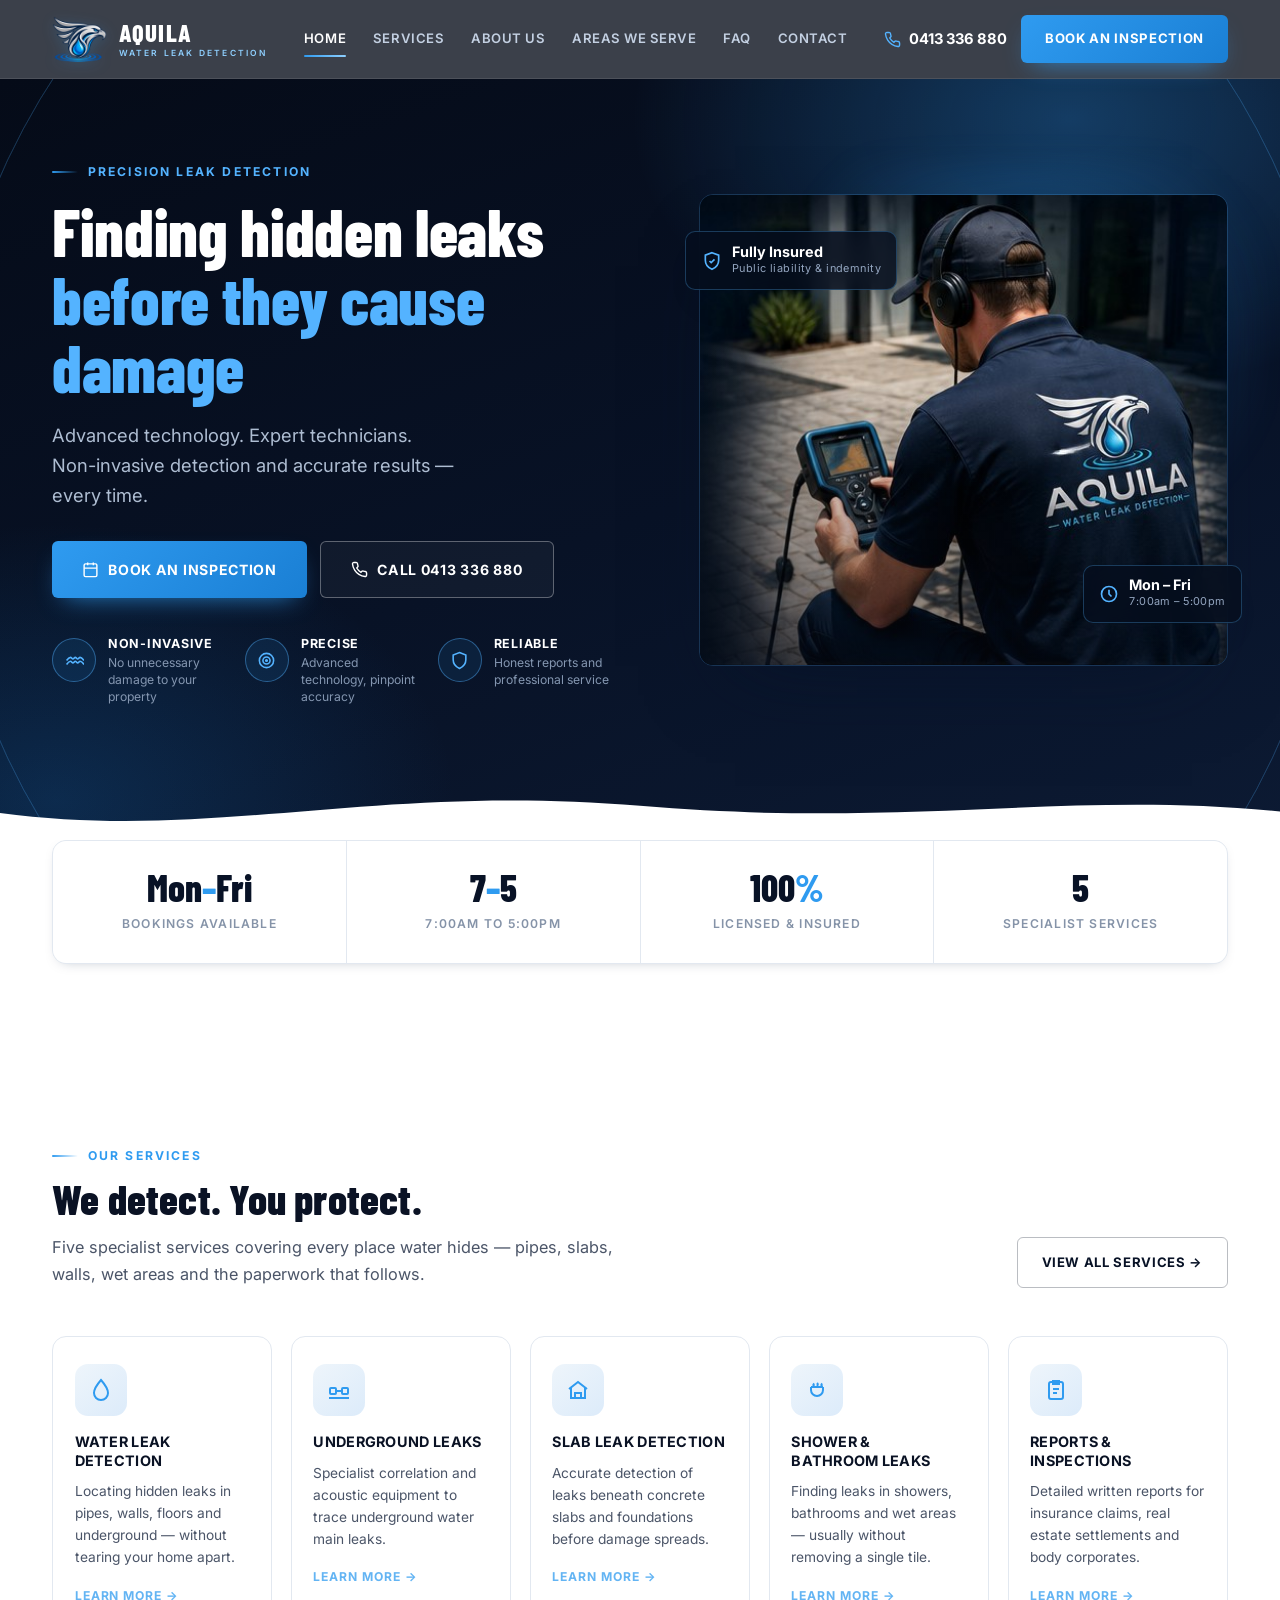
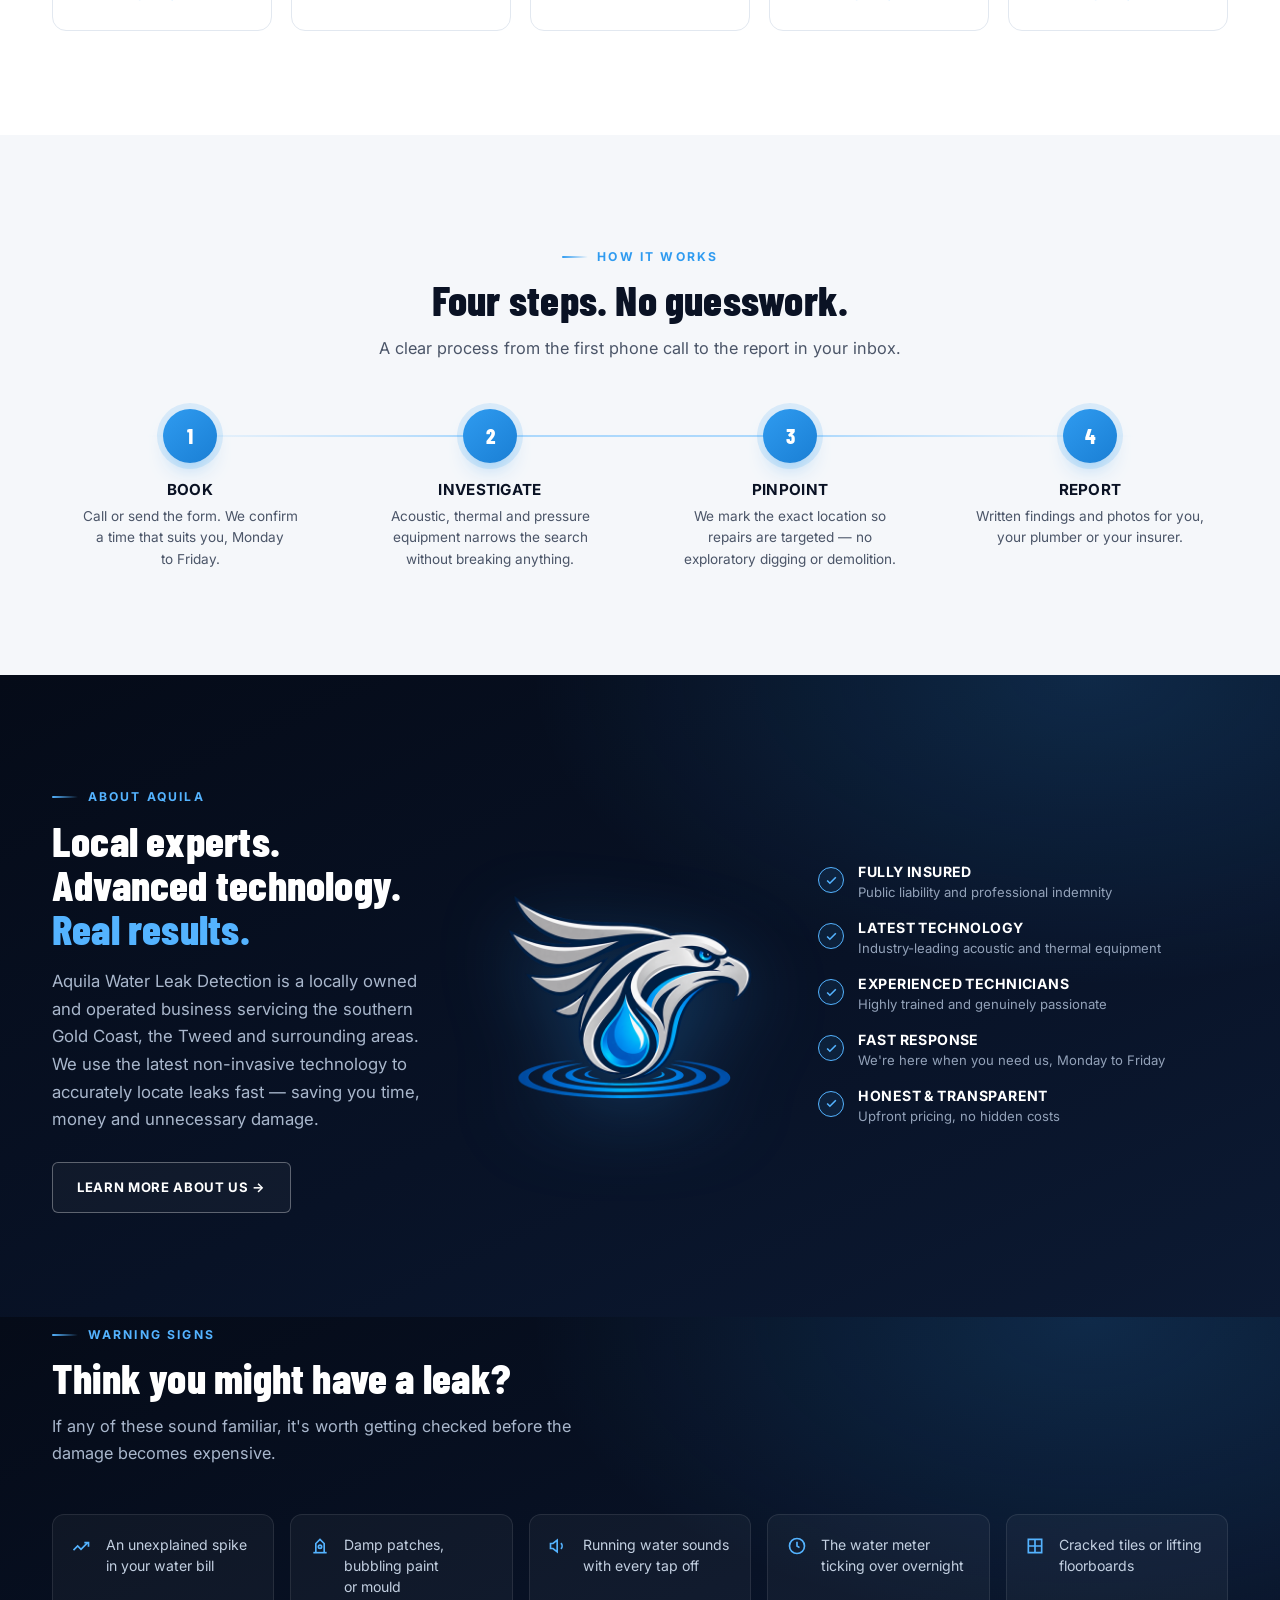
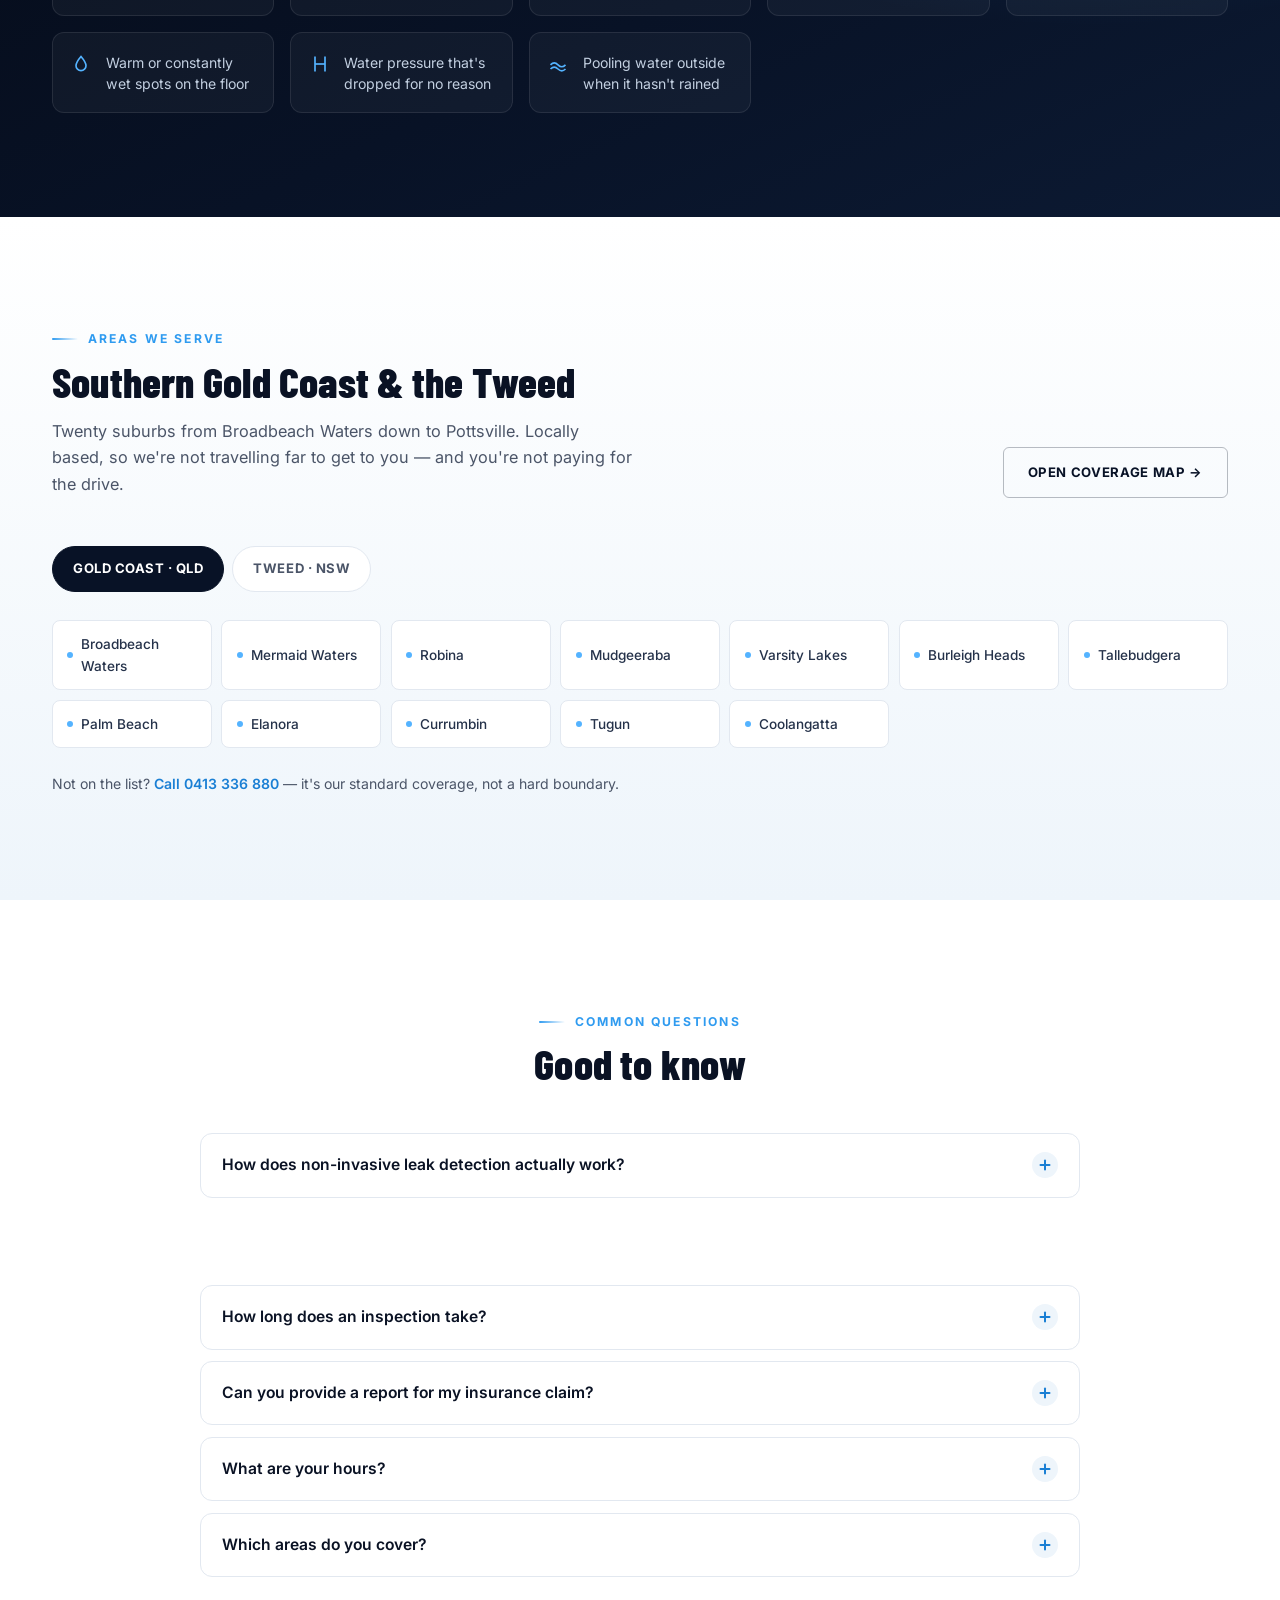
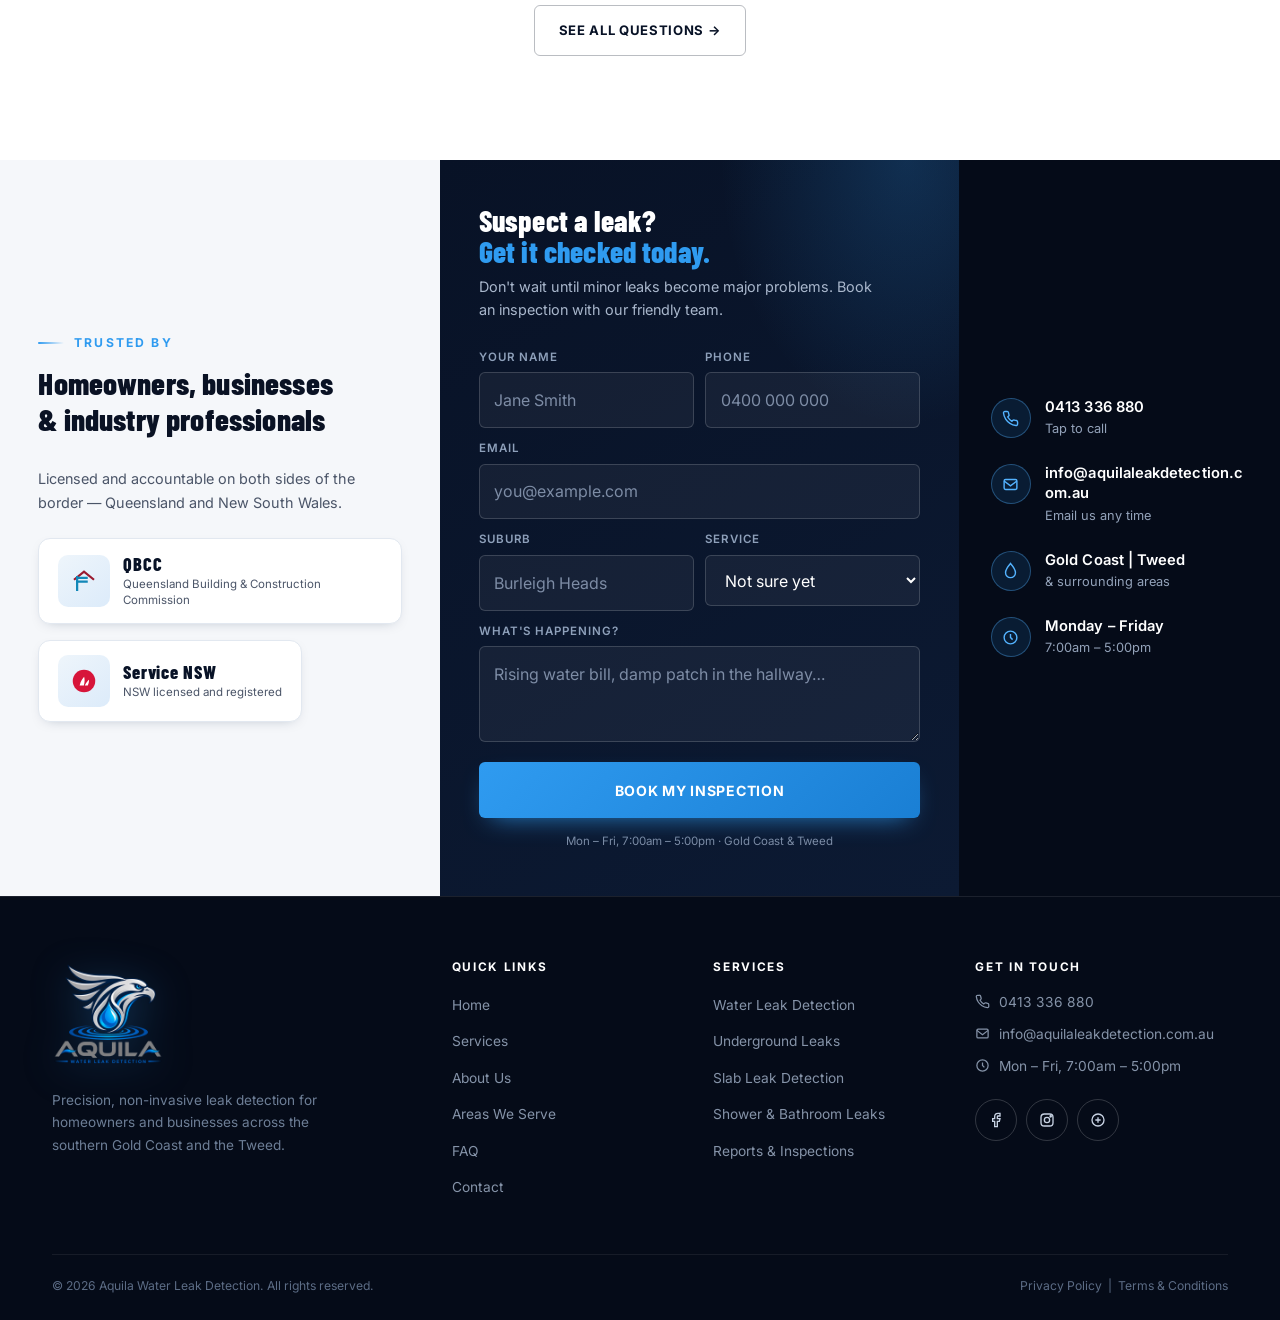
<file: index.html>
<!DOCTYPE html>
<html lang="en-AU">
<head>
<meta charset="UTF-8">
<meta name="viewport" content="width=device-width, initial-scale=1, viewport-fit=cover">
<meta name="theme-color" content="#050b18">
<title>Aquila Water Leak Detection | Gold Coast &amp; Tweed</title>
<meta name="description" content="Non-invasive water leak detection across the southern Gold Coast and the Tweed. Slab, underground, shower and bathroom leaks pinpointed accurately. Mon–Fri 7am–5pm.">
<link rel="icon" href="assets/img/logo-mark.png">
<link rel="preconnect" href="https://fonts.googleapis.com">
<link rel="preconnect" href="https://fonts.gstatic.com" crossorigin>
<link href="https://fonts.googleapis.com/css2?family=Barlow+Condensed:wght@600;700;800&family=Inter:wght@400;500;600;700&display=swap" rel="stylesheet">
<link rel="stylesheet" href="assets/css/style.css">
</head>
<body>

<div class="scroll-progress" aria-hidden="true"></div>

<!-- ===== HEADER ===== -->
<header class="site-header">
  <div class="header-inner">
    <a href="index.html" class="logo" aria-label="Aquila Water Leak Detection — home">
      <img class="logo-mark" src="assets/img/logo-mark.png" alt="" width="520" height="432">
      <span class="logotext">
        <span class="name">AQUILA</span>
        <span class="tag">WATER LEAK DETECTION</span>
      </span>
    </a>
    <nav class="main-nav" aria-label="Primary">
      <a href="index.html" aria-current="page">Home</a>
      <a href="services.html">Services</a>
      <a href="about.html">About Us</a>
      <a href="areas.html">Areas We Serve</a>
      <a href="faq.html">FAQ</a>
      <a href="contact.html">Contact</a>
    </nav>
    <div class="header-right">
      <a href="tel:0413336880" class="phone-chip">
        <svg width="17" height="17" viewBox="0 0 24 24" fill="none" stroke="#54b3ff" stroke-width="2" stroke-linecap="round" stroke-linejoin="round"><path d="M22 16.92v3a2 2 0 0 1-2.18 2 19.79 19.79 0 0 1-8.63-3.07 19.5 19.5 0 0 1-6-6 19.79 19.79 0 0 1-3.07-8.67A2 2 0 0 1 4.11 2h3a2 2 0 0 1 2 1.72c.13.96.36 1.9.7 2.81a2 2 0 0 1-.45 2.11L8.09 9.91a16 16 0 0 0 6 6l1.27-1.27a2 2 0 0 1 2.11-.45c.9.34 1.85.57 2.81.7A2 2 0 0 1 22 16.92z"/></svg>
        <span>0413 336 880</span>
      </a>
      <a href="contact.html" class="btn btn-primary">Book an Inspection</a>
      <button class="nav-toggle" aria-label="Open menu" aria-expanded="false" aria-controls="mobileDrawer"><span></span></button>
    </div>
  </div>
</header>

<!-- ===== MOBILE DRAWER ===== -->
<div class="mobile-drawer" id="mobileDrawer" aria-hidden="true">
  <nav aria-label="Mobile">
    <a href="index.html" aria-current="page">Home <svg width="18" height="18" viewBox="0 0 24 24" fill="none" stroke="currentColor" stroke-width="2"><path d="M5 12h14M13 6l6 6-6 6"/></svg></a>
    <a href="services.html">Services <svg width="18" height="18" viewBox="0 0 24 24" fill="none" stroke="currentColor" stroke-width="2"><path d="M5 12h14M13 6l6 6-6 6"/></svg></a>
    <a href="about.html">About Us <svg width="18" height="18" viewBox="0 0 24 24" fill="none" stroke="currentColor" stroke-width="2"><path d="M5 12h14M13 6l6 6-6 6"/></svg></a>
    <a href="areas.html">Areas We Serve <svg width="18" height="18" viewBox="0 0 24 24" fill="none" stroke="currentColor" stroke-width="2"><path d="M5 12h14M13 6l6 6-6 6"/></svg></a>
    <a href="faq.html">FAQ <svg width="18" height="18" viewBox="0 0 24 24" fill="none" stroke="currentColor" stroke-width="2"><path d="M5 12h14M13 6l6 6-6 6"/></svg></a>
    <a href="contact.html">Contact <svg width="18" height="18" viewBox="0 0 24 24" fill="none" stroke="currentColor" stroke-width="2"><path d="M5 12h14M13 6l6 6-6 6"/></svg></a>
  </nav>
  <div class="drawer-foot">
    <a href="tel:0413336880" class="btn btn-primary btn-lg btn-block">Call 0413 336 880</a>
    <a href="contact.html" class="btn btn-outline btn-lg btn-block">Book an Inspection</a>
    <div class="drawer-meta">
      <span>Mon – Fri, 7:00am – 5:00pm</span>
      <span>Gold Coast &amp; Tweed</span>
    </div>
  </div>
</div>

<main>

<!-- ===== HERO ===== -->
<section class="hero" id="home">
  <div class="hero-aura" aria-hidden="true"></div>
  <div class="hero-rings" aria-hidden="true"><span></span><span></span><span></span><span></span></div>

  <div class="hero-grid">
    <div class="hero-copy">
      <p class="eyebrow reveal">Precision Leak Detection</p>
      <h1 class="reveal" data-d="1">Finding hidden leaks<br><span class="accent">before they cause damage</span></h1>
      <p class="sub reveal" data-d="2">Advanced technology. Expert technicians. Non-invasive detection and accurate results — every time.</p>
      <div class="hero-btns reveal" data-d="3">
        <a href="contact.html" class="btn btn-primary btn-lg">
          <svg width="17" height="17" viewBox="0 0 24 24" fill="none" stroke="currentColor" stroke-width="2"><rect x="3" y="4" width="18" height="18" rx="2"/><path d="M16 2v4M8 2v4M3 10h18"/></svg>
          Book an Inspection
        </a>
        <a href="tel:0413336880" class="btn btn-outline btn-lg">
          <svg width="17" height="17" viewBox="0 0 24 24" fill="none" stroke="currentColor" stroke-width="2" stroke-linecap="round" stroke-linejoin="round"><path d="M22 16.92v3a2 2 0 0 1-2.18 2 19.79 19.79 0 0 1-8.63-3.07 19.5 19.5 0 0 1-6-6 19.79 19.79 0 0 1-3.07-8.67A2 2 0 0 1 4.11 2h3a2 2 0 0 1 2 1.72c.13.96.36 1.9.7 2.81a2 2 0 0 1-.45 2.11L8.09 9.91a16 16 0 0 0 6 6l1.27-1.27a2 2 0 0 1 2.11-.45c.9.34 1.85.57 2.81.7A2 2 0 0 1 22 16.92z"/></svg>
          Call 0413 336 880
        </a>
      </div>
      <div class="hero-features reveal" data-d="4">
        <div class="hf-item">
          <div class="hf-icon"><svg width="19" height="19" viewBox="0 0 24 24" fill="none" stroke="#54b3ff" stroke-width="2"><path d="M2 12c2-3 4-4 5-4s2 2 3 2 2-2 3-2 2 2 3 2 2-2 3-2 3 1 5 4M2 17c2-3 4-4 5-4s2 2 3 2 2-2 3-2 2 2 3 2 2-2 3-2 3 1 5 4"/></svg></div>
          <div><h3>Non-Invasive</h3><p>No unnecessary damage to your property</p></div>
        </div>
        <div class="hf-item">
          <div class="hf-icon"><svg width="19" height="19" viewBox="0 0 24 24" fill="none" stroke="#54b3ff" stroke-width="2"><circle cx="12" cy="12" r="9"/><circle cx="12" cy="12" r="4.5"/><circle cx="12" cy="12" r="1" fill="#54b3ff"/></svg></div>
          <div><h3>Precise</h3><p>Advanced technology, pinpoint accuracy</p></div>
        </div>
        <div class="hf-item">
          <div class="hf-icon"><svg width="19" height="19" viewBox="0 0 24 24" fill="none" stroke="#54b3ff" stroke-width="2"><path d="M12 2l8 3v6c0 5-3.5 9-8 11-4.5-2-8-6-8-11V5l8-3z"/></svg></div>
          <div><h3>Reliable</h3><p>Honest reports and professional service</p></div>
        </div>
      </div>
    </div>

    <div class="hero-art reveal" data-d="2">
      <div class="hero-photo-glow" aria-hidden="true"></div>
      <div class="hero-photo-frame">
        <img src="assets/img/hero-technician.jpg" alt="Aquila technician using acoustic leak detection equipment on a property" width="514" height="459" fetchpriority="high">
      </div>
      <div class="hero-badge hero-badge--tl">
        <svg width="20" height="20" viewBox="0 0 24 24" fill="none" stroke="#54b3ff" stroke-width="2"><path d="M12 2l8 3v6c0 5-3.5 9-8 11-4.5-2-8-6-8-11V5l8-3z"/><path d="M9 12l2 2 4-4"/></svg>
        <div><b>Fully Insured</b><span>Public liability &amp; indemnity</span></div>
      </div>
      <div class="hero-badge hero-badge--br">
        <svg width="20" height="20" viewBox="0 0 24 24" fill="none" stroke="#54b3ff" stroke-width="2"><circle cx="12" cy="12" r="9"/><path d="M12 7v5l3 3"/></svg>
        <div><b>Mon – Fri</b><span>7:00am – 5:00pm</span></div>
      </div>
    </div>
  </div>

  <div class="wave-sep" aria-hidden="true">
    <svg viewBox="0 0 1440 90" preserveAspectRatio="none"><path d="M0,52 C240,92 420,10 720,42 C1020,74 1200,20 1440,50 L1440,90 L0,90 Z" fill="#ffffff"/></svg>
  </div>
</section>

<!-- ===== STAT BAND ===== -->
<section class="section--tight" style="padding-top:0;">
  <div class="wrap">
    <div class="stat-band reveal">
      <div class="stat"><b>Mon<span class="u">–</span>Fri</b><span>Bookings available</span></div>
      <div class="stat"><b>7<span class="u">–</span>5</b><span>7:00am to 5:00pm</span></div>
      <div class="stat"><b>100<span class="u">%</span></b><span>Licensed &amp; insured</span></div>
      <div class="stat"><b><span data-count="5">5</span></b><span>Specialist services</span></div>
    </div>
  </div>
</section>

<!-- ===== SERVICES ===== -->
<section class="section" id="services">
  <div class="wrap">
    <div class="section-head">
      <div class="reveal">
        <p class="eyebrow">Our Services</p>
        <h2>We detect. You protect.</h2>
        <p class="lede">Five specialist services covering every place water hides — pipes, slabs, walls, wet areas and the paperwork that follows.</p>
      </div>
      <a href="services.html" class="btn btn-dark-outline reveal" data-d="1">View All Services →</a>
    </div>

    <div class="service-grid">
      <a class="service-card reveal" href="services.html#water-leak-detection">
        <div class="sicon"><svg width="24" height="24" viewBox="0 0 24 24" fill="none" stroke="#2f9bf0" stroke-width="2"><path d="M12 2s7 8 7 13a7 7 0 1 1-14 0c0-5 7-13 7-13z"/></svg></div>
        <h3>Water Leak Detection</h3>
        <p>Locating hidden leaks in pipes, walls, floors and underground — without tearing your home apart.</p>
        <span class="more">Learn more →</span>
      </a>
      <a class="service-card reveal" data-d="1" href="services.html#underground-leaks">
        <div class="sicon"><svg width="24" height="24" viewBox="0 0 24 24" fill="none" stroke="#2f9bf0" stroke-width="2"><rect x="3" y="10" width="6" height="6" rx="1"/><rect x="15" y="10" width="6" height="6" rx="1"/><path d="M9 13h6"/><path d="M2 20h20"/></svg></div>
        <h3>Underground Leaks</h3>
        <p>Specialist correlation and acoustic equipment to trace underground water main leaks.</p>
        <span class="more">Learn more →</span>
      </a>
      <a class="service-card reveal" data-d="2" href="services.html#slab-leak-detection">
        <div class="sicon"><svg width="24" height="24" viewBox="0 0 24 24" fill="none" stroke="#2f9bf0" stroke-width="2"><path d="M3 11l9-7 9 7"/><path d="M5 10v10h14V10"/><path d="M9 20v-5h6v5"/></svg></div>
        <h3>Slab Leak Detection</h3>
        <p>Accurate detection of leaks beneath concrete slabs and foundations before damage spreads.</p>
        <span class="more">Learn more →</span>
      </a>
      <a class="service-card reveal" data-d="3" href="services.html#shower-bathroom-leaks">
        <div class="sicon"><svg width="24" height="24" viewBox="0 0 24 24" fill="none" stroke="#2f9bf0" stroke-width="2"><path d="M6 9h12M8 5.5c1 1 1 2 0 3M12 5c1 1 1 2 0 3M16 5.5c1 1 1 2 0 3"/><path d="M6 9v3a6 6 0 0 0 12 0V9"/></svg></div>
        <h3>Shower &amp; Bathroom Leaks</h3>
        <p>Finding leaks in showers, bathrooms and wet areas — usually without removing a single tile.</p>
        <span class="more">Learn more →</span>
      </a>
      <a class="service-card reveal" data-d="4" href="services.html#reports-inspections">
        <div class="sicon"><svg width="24" height="24" viewBox="0 0 24 24" fill="none" stroke="#2f9bf0" stroke-width="2"><rect x="5" y="4" width="14" height="17" rx="2"/><path d="M9 3h6v3H9z"/><path d="M9 11h6M9 15h4"/></svg></div>
        <h3>Reports &amp; Inspections</h3>
        <p>Detailed written reports for insurance claims, real estate settlements and body corporates.</p>
        <span class="more">Learn more →</span>
      </a>
    </div>
  </div>
</section>

<!-- ===== PROCESS ===== -->
<section class="section bg-paper">
  <div class="wrap center">
    <div class="section-head">
      <div class="reveal">
        <p class="eyebrow">How It Works</p>
        <h2>Four steps. No guesswork.</h2>
        <p class="lede">A clear process from the first phone call to the report in your inbox.</p>
      </div>
    </div>
    <div class="process">
      <div class="step reveal">
        <div class="step-num">1</div>
        <h3>Book</h3>
        <p>Call or send the form. We confirm a time that suits you, Monday to Friday.</p>
      </div>
      <div class="step reveal" data-d="1">
        <div class="step-num">2</div>
        <h3>Investigate</h3>
        <p>Acoustic, thermal and pressure equipment narrows the search without breaking anything.</p>
      </div>
      <div class="step reveal" data-d="2">
        <div class="step-num">3</div>
        <h3>Pinpoint</h3>
        <p>We mark the exact location so repairs are targeted — no exploratory digging or demolition.</p>
      </div>
      <div class="step reveal" data-d="3">
        <div class="step-num">4</div>
        <h3>Report</h3>
        <p>Written findings and photos for you, your plumber or your insurer.</p>
      </div>
    </div>
  </div>
</section>

<!-- ===== ABOUT ===== -->
<section class="section bg-navy" id="about">
  <div class="wrap">
    <div class="split split--3">
      <div class="about-copy reveal">
        <p class="eyebrow">About Aquila</p>
        <h2 style="font-size:var(--fs-h2);margin:.7rem 0 1.1rem;">Local experts.<br>Advanced technology.<br><span class="accent">Real results.</span></h2>
        <p style="color:#a9b7cc;max-width:44ch;margin-bottom:1.75rem;">Aquila Water Leak Detection is a locally owned and operated business servicing the southern Gold Coast, the Tweed and surrounding areas. We use the latest non-invasive technology to accurately locate leaks fast — saving you time, money and unnecessary damage.</p>
        <a href="about.html" class="btn btn-outline">Learn More About Us →</a>
      </div>

      <div class="reveal" data-d="1">
        <img class="emblem" src="assets/img/logo-mark.png" alt="" width="520" height="432" loading="lazy">
      </div>

      <ul class="check-list reveal" data-d="2">
        <li><div class="tick"><svg width="13" height="13" viewBox="0 0 24 24" fill="none" stroke="#54b3ff" stroke-width="3"><path d="M20 6L9 17l-5-5"/></svg></div>
          <div><h3>Fully Insured</h3><p>Public liability and professional indemnity</p></div></li>
        <li><div class="tick"><svg width="13" height="13" viewBox="0 0 24 24" fill="none" stroke="#54b3ff" stroke-width="3"><path d="M20 6L9 17l-5-5"/></svg></div>
          <div><h3>Latest Technology</h3><p>Industry-leading acoustic and thermal equipment</p></div></li>
        <li><div class="tick"><svg width="13" height="13" viewBox="0 0 24 24" fill="none" stroke="#54b3ff" stroke-width="3"><path d="M20 6L9 17l-5-5"/></svg></div>
          <div><h3>Experienced Technicians</h3><p>Highly trained and genuinely passionate</p></div></li>
        <li><div class="tick"><svg width="13" height="13" viewBox="0 0 24 24" fill="none" stroke="#54b3ff" stroke-width="3"><path d="M20 6L9 17l-5-5"/></svg></div>
          <div><h3>Fast Response</h3><p>We're here when you need us, Monday to Friday</p></div></li>
        <li><div class="tick"><svg width="13" height="13" viewBox="0 0 24 24" fill="none" stroke="#54b3ff" stroke-width="3"><path d="M20 6L9 17l-5-5"/></svg></div>
          <div><h3>Honest &amp; Transparent</h3><p>Upfront pricing, no hidden costs</p></div></li>
      </ul>
    </div>
  </div>
</section>

<!-- ===== WARNING SIGNS ===== -->
<section class="section bg-navy" style="padding-top:0;">
  <div class="wrap">
    <div class="section-head">
      <div class="reveal">
        <p class="eyebrow">Warning Signs</p>
        <h2>Think you might have a leak?</h2>
        <p class="lede">If any of these sound familiar, it's worth getting checked before the damage becomes expensive.</p>
      </div>
    </div>
    <div class="signs-grid">
      <div class="sign reveal"><svg width="20" height="20" viewBox="0 0 24 24" fill="none" stroke="#54b3ff" stroke-width="2"><path d="M3 17l5-5 4 4 8-8"/><path d="M16 8h5v5"/></svg><p>An unexplained spike in your water bill</p></div>
      <div class="sign reveal" data-d="1"><svg width="20" height="20" viewBox="0 0 24 24" fill="none" stroke="#54b3ff" stroke-width="2"><path d="M4 20h16"/><path d="M7 20V9l5-5 5 5v11"/><circle cx="12" cy="13" r="2"/></svg><p>Damp patches, bubbling paint or mould</p></div>
      <div class="sign reveal" data-d="2"><svg width="20" height="20" viewBox="0 0 24 24" fill="none" stroke="#54b3ff" stroke-width="2"><path d="M11 5L6 9H3v6h3l5 4z"/><path d="M15.5 8.5a5 5 0 0 1 0 7"/></svg><p>Running water sounds with every tap off</p></div>
      <div class="sign reveal" data-d="3"><svg width="20" height="20" viewBox="0 0 24 24" fill="none" stroke="#54b3ff" stroke-width="2"><circle cx="12" cy="12" r="9"/><path d="M12 7v5l3 2"/></svg><p>The water meter ticking over overnight</p></div>
      <div class="sign reveal" data-d="4"><svg width="20" height="20" viewBox="0 0 24 24" fill="none" stroke="#54b3ff" stroke-width="2"><path d="M4 4h16v16H4z"/><path d="M4 12h16M12 4v16"/></svg><p>Cracked tiles or lifting floorboards</p></div>
      <div class="sign reveal" data-d="5"><svg width="20" height="20" viewBox="0 0 24 24" fill="none" stroke="#54b3ff" stroke-width="2"><path d="M12 3s6 7 6 11a6 6 0 1 1-12 0c0-4 6-11 6-11z"/></svg><p>Warm or constantly wet spots on the floor</p></div>
      <div class="sign reveal" data-d="6"><svg width="20" height="20" viewBox="0 0 24 24" fill="none" stroke="#54b3ff" stroke-width="2"><path d="M6 3v18M18 3v18"/><path d="M6 12h12"/></svg><p>Water pressure that's dropped for no reason</p></div>
      <div class="sign reveal" data-d="6"><svg width="20" height="20" viewBox="0 0 24 24" fill="none" stroke="#54b3ff" stroke-width="2"><path d="M3 18c3-3 6-3 9 0s6 3 9 0"/><path d="M3 13c3-3 6-3 9 0s6 3 9 0"/></svg><p>Pooling water outside when it hasn't rained</p></div>
    </div>
  </div>
</section>

<!-- ===== AREAS ===== -->
<section class="section bg-ice" id="areas">
  <div class="wrap">
    <div class="section-head">
      <div class="reveal">
        <p class="eyebrow">Areas We Serve</p>
        <h2>Southern Gold Coast &amp; the Tweed</h2>
        <p class="lede">Twenty suburbs from Broadbeach Waters down to Pottsville. Locally based, so we're not travelling far to get to you — and you're not paying for the drive.</p>
      </div>
      <a href="areas.html" class="btn btn-dark-outline reveal" data-d="1">Open Coverage Map →</a>
    </div>

    <div class="reveal">
      <div class="tabs" data-tabs role="tablist" aria-label="Service regions">
        <button class="tab" role="tab" aria-selected="true" data-panel="gc">Gold Coast · QLD</button>
        <button class="tab" role="tab" aria-selected="false" data-panel="nr">Tweed · NSW</button>
      </div>
      <div class="suburbs active" id="gc" role="tabpanel">
        <span class="suburb">Broadbeach Waters</span><span class="suburb">Mermaid Waters</span><span class="suburb">Robina</span>
        <span class="suburb">Mudgeeraba</span><span class="suburb">Varsity Lakes</span><span class="suburb">Burleigh Heads</span>
        <span class="suburb">Tallebudgera</span><span class="suburb">Palm Beach</span><span class="suburb">Elanora</span>
        <span class="suburb">Currumbin</span><span class="suburb">Tugun</span><span class="suburb">Coolangatta</span>
      </div>
      <div class="suburbs" id="nr" role="tabpanel">
        <span class="suburb">Tweed Heads</span><span class="suburb">Banora Point</span><span class="suburb">Terranora</span>
        <span class="suburb">Kingscliff</span><span class="suburb">Casuarina</span><span class="suburb">Cabarita Beach</span>
        <span class="suburb">Pottsville</span><span class="suburb">Murwillumbah</span>
      </div>
    </div>

    <p class="reveal" style="margin-top:1.5rem;color:var(--ink-600);font-size:.88rem;">
      Not on the list? <a href="tel:0413336880" style="color:var(--blue-600);font-weight:600;">Call 0413 336 880</a> — it's our standard coverage, not a hard boundary.
    </p>
  </div>
</section>

<!-- ===== FAQ ===== -->
<section class="section">
  <div class="wrap center">
    <div class="section-head">
      <div class="reveal">
        <p class="eyebrow">Common Questions</p>
        <h2>Good to know</h2>
      </div>
    </div>
    <div class="faq" style="text-align:left;">
      <div class="faq-item reveal">
        <button class="faq-q" aria-expanded="false">How does non-invasive leak detection actually work?<span class="faq-icon" aria-hidden="true"></span></button>
        <div class="faq-a"><p>We combine acoustic listening equipment, thermal imaging, moisture meters and pressure testing to narrow down where water is escaping. Each method rules areas in or out, so by the time we mark a spot we're confident — without opening walls or digging to find out.</p></div>
      </div>
      <div class="faq-item reveal" data-d="1">
        <button class="faq-q" aria-expanded="false">Will you need to break tiles or dig up my yard?<span class="faq-icon" aria-hidden="true"></span></button>
        <div class="faq-a"><p>Detection itself is non-invasive — that's the whole point. The repair that follows may need access, but because we pinpoint the location first, that access is as small and targeted as possible instead of exploratory.</p></div>
      </div>
      <div class="faq-item reveal" data-d="2">
        <button class="faq-q" aria-expanded="false">How long does an inspection take?<span class="faq-icon" aria-hidden="true"></span></button>
        <div class="faq-a"><p>Most residential inspections are completed in a single visit. Larger properties, underground mains and complex slab leaks can take longer — we'll give you a realistic time frame when you book.</p></div>
      </div>
      <div class="faq-item reveal" data-d="3">
        <button class="faq-q" aria-expanded="false">Can you provide a report for my insurance claim?<span class="faq-icon" aria-hidden="true"></span></button>
        <div class="faq-a"><p>Yes. We provide detailed written reports with photos and findings, prepared for insurers, real estate agents and body corporates. Let us know it's for a claim when you book so we document everything needed.</p></div>
      </div>
      <div class="faq-item reveal" data-d="4">
        <button class="faq-q" aria-expanded="false">What are your hours?<span class="faq-icon" aria-hidden="true"></span></button>
        <div class="faq-a"><p>We take bookings Monday to Friday, 7:00am to 5:00pm. Send an enquiry any time through the form and we'll come back to you on the next business day.</p></div>
      </div>
      <div class="faq-item reveal" data-d="5">
        <button class="faq-q" aria-expanded="false">Which areas do you cover?<span class="faq-icon" aria-hidden="true"></span></button>
        <div class="faq-a"><p>Twenty suburbs across the southern Gold Coast and the Tweed, from Broadbeach Waters down to Pottsville. The <a href="areas.html">coverage map</a> has the full list — and if you're just outside it, call us anyway.</p></div>
      </div>
    </div>
    <p class="reveal" style="margin-top:1.75rem;"><a href="faq.html" class="btn btn-dark-outline">See All Questions →</a></p>
  </div>
</section>

<!-- ===== TRUST + CONTACT ===== -->
<section class="trust-section bg-paper" id="why">
  <div class="trust-grid">
    <div class="trust-left">
      <p class="eyebrow reveal">Trusted By</p>
      <h2 class="reveal" data-d="1">Homeowners, businesses &amp; industry professionals</h2>
      <p class="reveal" data-d="2" style="color:var(--ink-600);font-size:.9rem;margin-bottom:1.5rem;max-width:44ch;">Licensed and accountable on both sides of the border — Queensland and New South Wales.</p>
      <!-- To use the official logo artwork, drop the files in assets/img/ and swap the
           <svg> inside .cred-logo for: <img src="assets/img/qbcc.png" alt="QBCC"> -->
      <div class="cred-grid reveal" data-d="3">
        <div class="cred">
          <div class="cred-logo">
            <svg width="30" height="30" viewBox="0 0 24 24" fill="none" stroke="#9b1b30" stroke-width="1.8"><path d="M4 11l8-6.5 8 6.5"/><path d="M7 9.5h8M7 12.5h8" stroke="#1287b8"/><path d="M6.5 8v12" stroke="#1287b8"/></svg>
          </div>
          <div class="cred-text">
            <b>QBCC</b>
            <span>Queensland Building &amp; Construction Commission</span>
          </div>
        </div>
        <div class="cred">
          <div class="cred-logo">
            <svg width="30" height="30" viewBox="0 0 24 24" fill="none"><circle cx="12" cy="12" r="9" fill="#d7153a"/><path d="M8.5 15.5c1-3.6 2.4-5.6 3.6-6.9.5 1.6.6 4-.2 6.9zM12.6 15.5c1.4-2.6 2.5-3.9 3.4-4.6.1 1.3-.2 2.9-1 4.6z" fill="#fff"/></svg>
          </div>
          <div class="cred-text">
            <b>Service NSW</b>
            <span>NSW licensed and registered</span>
          </div>
        </div>
      </div>
    </div>

    <div class="contact-cta" id="contact">
      <h2>Suspect a leak?<br><span class="accent">Get it checked today.</span></h2>
      <p>Don't wait until minor leaks become major problems. Book an inspection with our friendly team.</p>
      <form data-contact novalidate>
        <div class="form-row">
          <div class="field"><label for="h-name">Your name</label><input id="h-name" type="text" name="name" autocomplete="name" placeholder="Jane Smith" required></div>
          <div class="field"><label for="h-phone">Phone</label><input id="h-phone" type="tel" name="phone" autocomplete="tel" placeholder="0400 000 000" required></div>
        </div>
        <div class="field"><label for="h-email">Email</label><input id="h-email" type="email" name="email" autocomplete="email" placeholder="you@example.com" required></div>
        <div class="form-row">
          <div class="field"><label for="h-suburb">Suburb</label><input id="h-suburb" type="text" name="suburb" placeholder="Burleigh Heads"></div>
          <div class="field"><label for="h-service">Service</label>
            <select id="h-service" name="service">
              <option>Not sure yet</option>
              <option>Water leak detection</option>
              <option>Underground leaks</option>
              <option>Slab leak detection</option>
              <option>Shower &amp; bathroom leaks</option>
              <option>Reports &amp; inspections</option>
            </select>
          </div>
        </div>
        <div class="field"><label for="h-msg">What's happening?</label><textarea id="h-msg" name="message" placeholder="Rising water bill, damp patch in the hallway…"></textarea></div>
        <button type="submit" class="btn btn-primary btn-block btn-lg" data-label="Book My Inspection">Book My Inspection</button>
        <div class="form-ok" role="status">Thanks — your enquiry has been noted. We'll be in touch on the next business day.</div>
        <p class="form-note">Mon – Fri, 7:00am – 5:00pm · Gold Coast &amp; Tweed</p>
      </form>
    </div>

    <div class="contact-info">
      <div class="ci-item">
        <div class="ci-icon"><svg width="17" height="17" viewBox="0 0 24 24" fill="none" stroke="#54b3ff" stroke-width="2" stroke-linecap="round" stroke-linejoin="round"><path d="M22 16.92v3a2 2 0 0 1-2.18 2 19.79 19.79 0 0 1-8.63-3.07 19.5 19.5 0 0 1-6-6 19.79 19.79 0 0 1-3.07-8.67A2 2 0 0 1 4.11 2h3a2 2 0 0 1 2 1.72c.13.96.36 1.9.7 2.81a2 2 0 0 1-.45 2.11L8.09 9.91a16 16 0 0 0 6 6l1.27-1.27a2 2 0 0 1 2.11-.45c.9.34 1.85.57 2.81.7A2 2 0 0 1 22 16.92z"/></svg></div>
        <div><h3><a href="tel:0413336880">0413 336 880</a></h3><p>Tap to call</p></div>
      </div>
      <div class="ci-item">
        <div class="ci-icon"><svg width="17" height="17" viewBox="0 0 24 24" fill="none" stroke="#54b3ff" stroke-width="2"><rect x="3" y="5" width="18" height="14" rx="2"/><path d="M3 7l9 7 9-7"/></svg></div>
        <div><h3><a href="mailto:info@aquilaleakdetection.com.au">info@aquilaleakdetection.com.au</a></h3><p>Email us any time</p></div>
      </div>
      <div class="ci-item">
        <div class="ci-icon"><svg width="17" height="17" viewBox="0 0 24 24" fill="none" stroke="#54b3ff" stroke-width="2"><path d="M12 2s7 8 7 13a7 7 0 1 1-14 0c0-5 7-13 7-13z"/></svg></div>
        <div><h3>Gold Coast | Tweed</h3><p>&amp; surrounding areas</p></div>
      </div>
      <div class="ci-item">
        <div class="ci-icon"><svg width="17" height="17" viewBox="0 0 24 24" fill="none" stroke="#54b3ff" stroke-width="2"><circle cx="12" cy="12" r="9"/><path d="M12 7v5l3 3"/></svg></div>
        <div><h3>Monday – Friday</h3><p>7:00am – 5:00pm</p></div>
      </div>
    </div>
  </div>
</section>

</main>

<!-- ===== FOOTER ===== -->
<footer class="site-footer">
  <div class="wrap">
    <div class="footer-grid">
      <div class="footer-brand">
        <a href="index.html"><img class="footer-logo" src="assets/img/logo-full.png" alt="Aquila Water Leak Detection" width="500" height="500" loading="lazy"></a>
        <p>Precision, non-invasive leak detection for homeowners and businesses across the southern Gold Coast and the Tweed.</p>
      </div>
      <div>
        <h3>Quick Links</h3>
        <ul>
          <li><a href="index.html">Home</a></li>
          <li><a href="services.html">Services</a></li>
          <li><a href="about.html">About Us</a></li>
          <li><a href="areas.html">Areas We Serve</a></li>
          <li><a href="faq.html">FAQ</a></li>
          <li><a href="contact.html">Contact</a></li>
        </ul>
      </div>
      <div>
        <h3>Services</h3>
        <ul>
          <li><a href="services.html#water-leak-detection">Water Leak Detection</a></li>
          <li><a href="services.html#underground-leaks">Underground Leaks</a></li>
          <li><a href="services.html#slab-leak-detection">Slab Leak Detection</a></li>
          <li><a href="services.html#shower-bathroom-leaks">Shower &amp; Bathroom Leaks</a></li>
          <li><a href="services.html#reports-inspections">Reports &amp; Inspections</a></li>
        </ul>
      </div>
      <div class="footer-social">
        <h3>Get In Touch</h3>
        <div class="footer-contact">
          <a href="tel:0413336880"><svg width="15" height="15" viewBox="0 0 24 24" fill="none" stroke="currentColor" stroke-width="2" style="margin-top:3px;flex-shrink:0"><path d="M22 16.92v3a2 2 0 0 1-2.18 2 19.79 19.79 0 0 1-8.63-3.07 19.5 19.5 0 0 1-6-6 19.79 19.79 0 0 1-3.07-8.67A2 2 0 0 1 4.11 2h3a2 2 0 0 1 2 1.72c.13.96.36 1.9.7 2.81a2 2 0 0 1-.45 2.11L8.09 9.91a16 16 0 0 0 6 6l1.27-1.27a2 2 0 0 1 2.11-.45c.9.34 1.85.57 2.81.7A2 2 0 0 1 22 16.92z"/></svg>0413 336 880</a>
          <a href="mailto:info@aquilaleakdetection.com.au"><svg width="15" height="15" viewBox="0 0 24 24" fill="none" stroke="currentColor" stroke-width="2" style="margin-top:3px;flex-shrink:0"><rect x="3" y="5" width="18" height="14" rx="2"/><path d="M3 7l9 7 9-7"/></svg>info@aquilaleakdetection.com.au</a>
          <span><svg width="15" height="15" viewBox="0 0 24 24" fill="none" stroke="currentColor" stroke-width="2" style="margin-top:3px;flex-shrink:0"><circle cx="12" cy="12" r="9"/><path d="M12 7v5l3 3"/></svg>Mon – Fri, 7:00am – 5:00pm</span>
        </div>
        <div class="social-row">
          <a href="#" aria-label="Facebook"><svg width="16" height="16" viewBox="0 0 24 24" fill="none" stroke="#c7d2e3" stroke-width="2"><path d="M18 2h-3a5 5 0 0 0-5 5v3H7v4h3v8h4v-8h3l1-4h-4V7a1 1 0 0 1 1-1h3z"/></svg></a>
          <a href="#" aria-label="Instagram"><svg width="16" height="16" viewBox="0 0 24 24" fill="none" stroke="#c7d2e3" stroke-width="2"><rect x="3" y="3" width="18" height="18" rx="5"/><circle cx="12" cy="12" r="4"/><circle cx="17.5" cy="6.5" r="1"/></svg></a>
          <a href="#" aria-label="Google Business Profile"><svg width="16" height="16" viewBox="0 0 24 24" fill="none" stroke="#c7d2e3" stroke-width="2"><circle cx="12" cy="12" r="9"/><path d="M8 12h8M12 8v8"/></svg></a>
        </div>
      </div>
    </div>
    <div class="footer-bottom">
      <span>&copy; <span data-year>2026</span> Aquila Water Leak Detection. All rights reserved.</span>
      <span><a href="privacy.html">Privacy Policy</a> &nbsp;|&nbsp; <a href="terms.html">Terms &amp; Conditions</a></span>
    </div>
  </div>
</footer>

<!-- ===== FLOATING ===== -->
<button class="to-top" aria-label="Back to top">
  <svg width="18" height="18" viewBox="0 0 24 24" fill="none" stroke="currentColor" stroke-width="2.5"><path d="M12 19V5M5 12l7-7 7 7"/></svg>
</button>

<div class="mobile-bar">
  <a class="call" href="tel:0413336880">
    <svg width="16" height="16" viewBox="0 0 24 24" fill="none" stroke="currentColor" stroke-width="2"><path d="M22 16.92v3a2 2 0 0 1-2.18 2 19.79 19.79 0 0 1-8.63-3.07 19.5 19.5 0 0 1-6-6 19.79 19.79 0 0 1-3.07-8.67A2 2 0 0 1 4.11 2h3a2 2 0 0 1 2 1.72c.13.96.36 1.9.7 2.81a2 2 0 0 1-.45 2.11L8.09 9.91a16 16 0 0 0 6 6l1.27-1.27a2 2 0 0 1 2.11-.45c.9.34 1.85.57 2.81.7A2 2 0 0 1 22 16.92z"/></svg>
    Call Now
  </a>
  <a class="book" href="contact.html">
    <svg width="16" height="16" viewBox="0 0 24 24" fill="none" stroke="currentColor" stroke-width="2"><rect x="3" y="4" width="18" height="18" rx="2"/><path d="M16 2v4M8 2v4M3 10h18"/></svg>
    Book
  </a>
</div>

<script src="assets/js/main.js"></script>
</body>
</html>
</file>
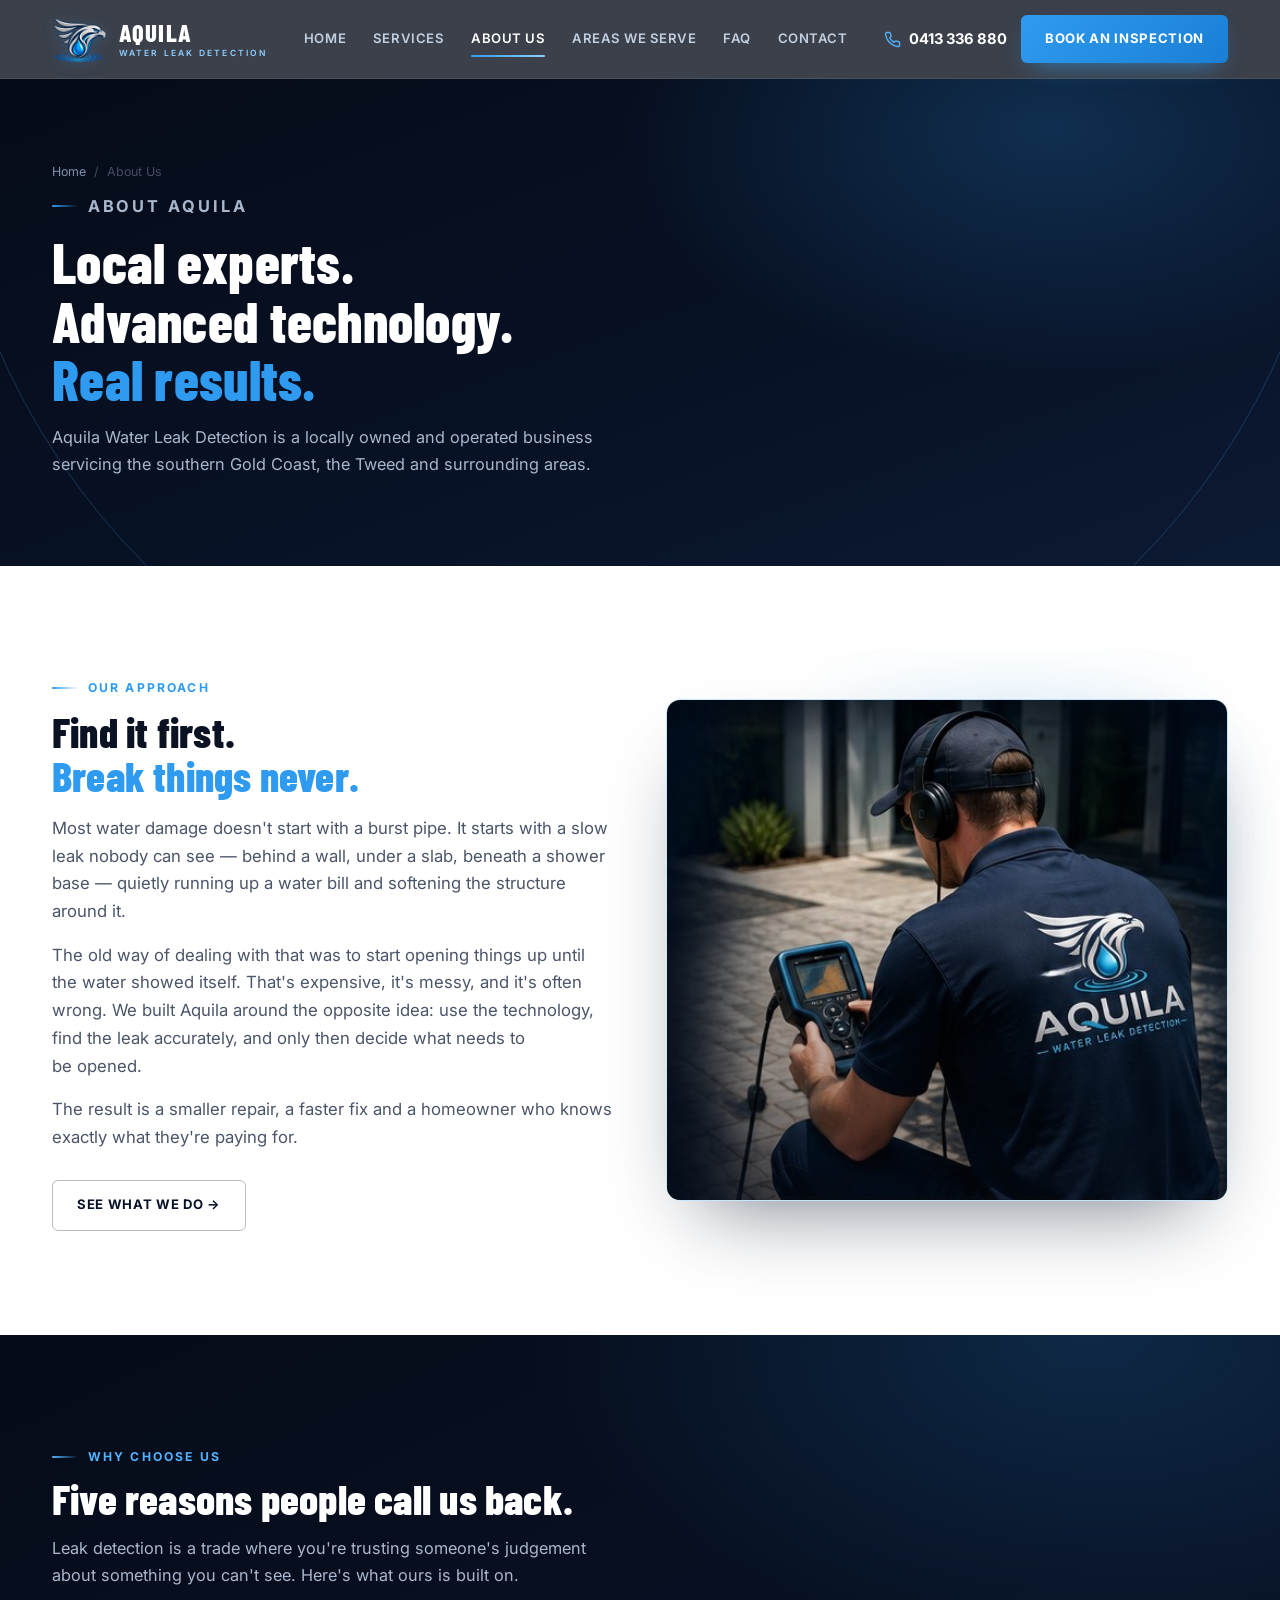
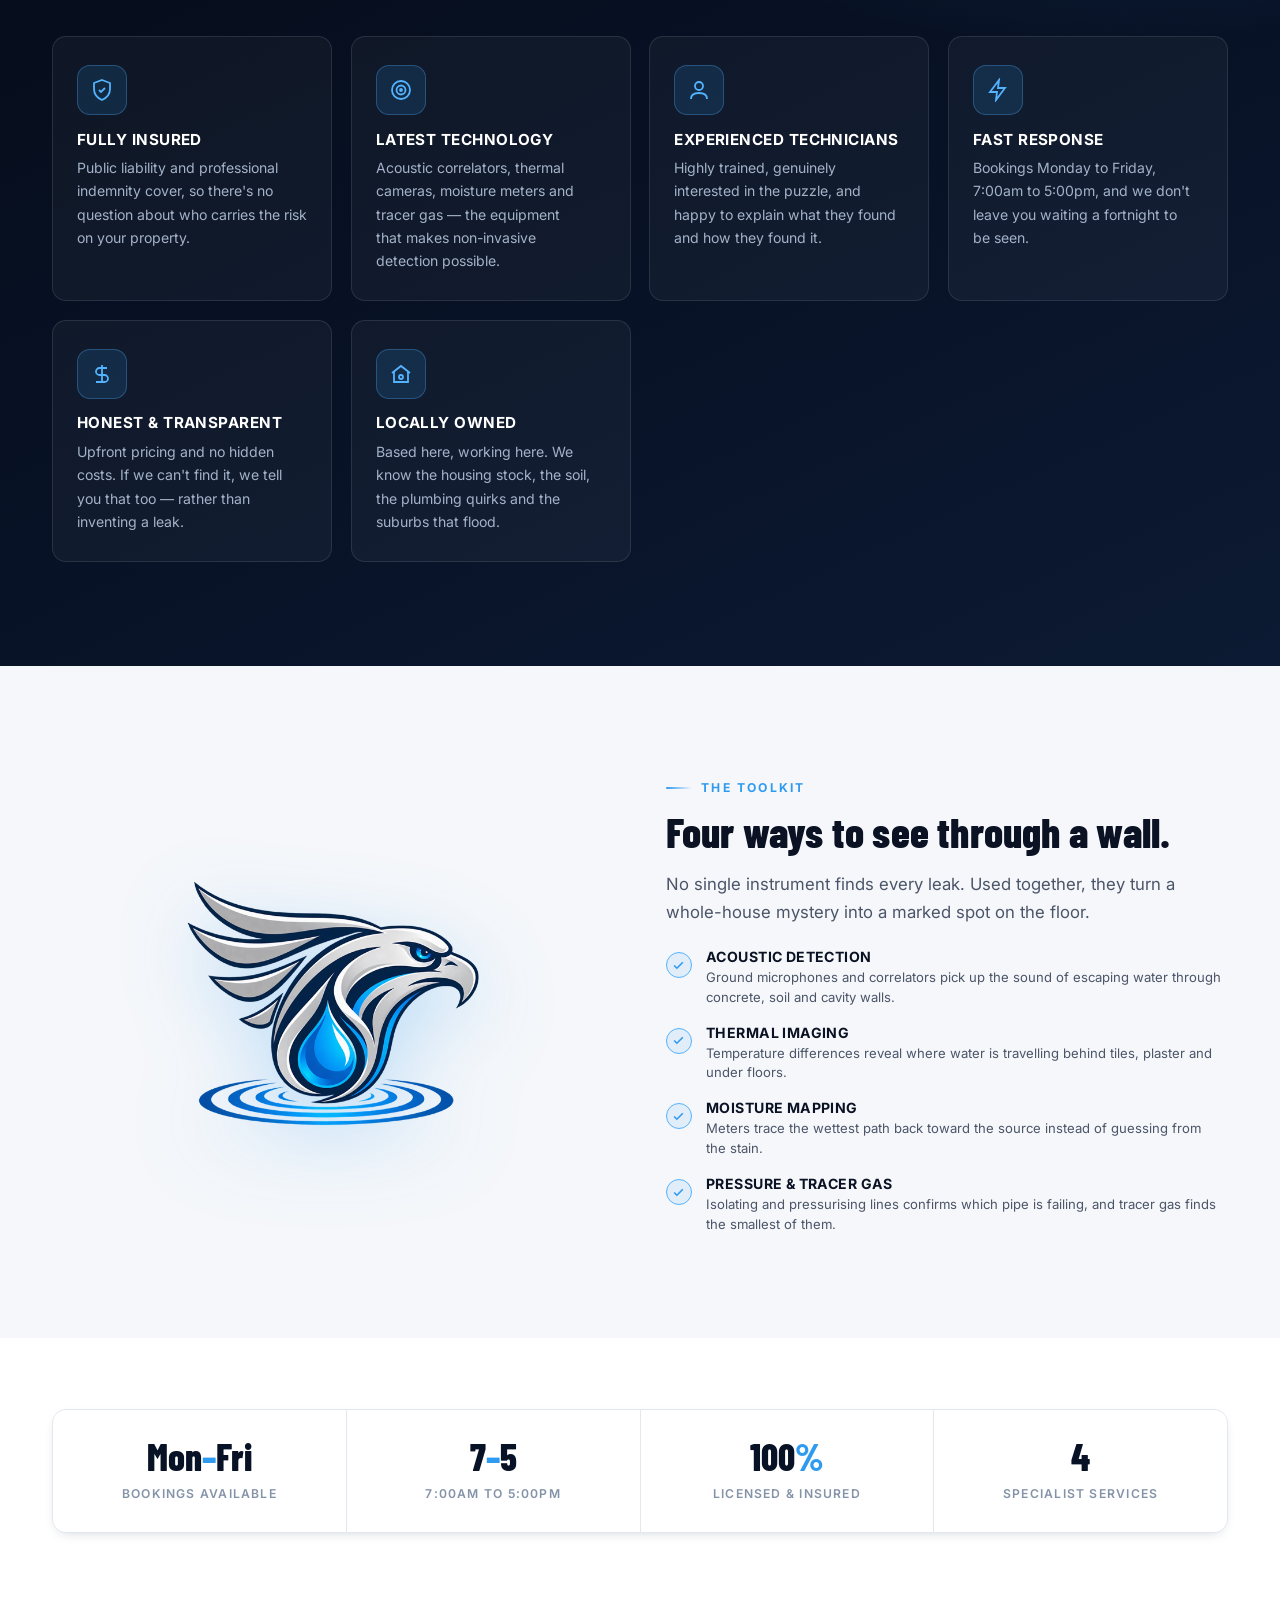
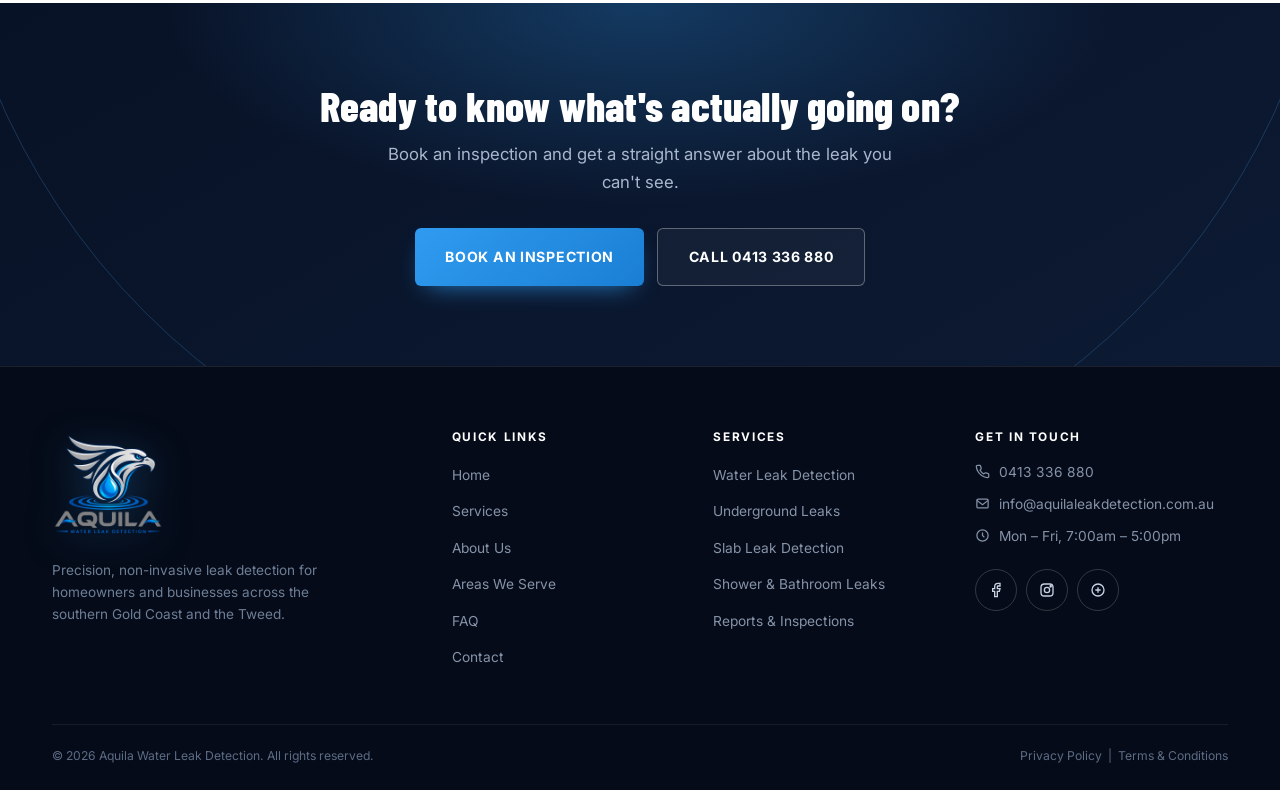
<file: about.html>
<!DOCTYPE html>
<html lang="en-AU">
<head>
<meta charset="UTF-8">
<meta name="viewport" content="width=device-width, initial-scale=1, viewport-fit=cover">
<meta name="theme-color" content="#050b18">
<title>About Us | Aquila Water Leak Detection</title>
<meta name="description" content="Aquila Water Leak Detection is a locally owned business servicing the southern Gold Coast and the Tweed with non-invasive leak detection, honest reporting and upfront pricing.">
<link rel="icon" href="assets/img/logo-mark.png">
<link rel="preconnect" href="https://fonts.googleapis.com">
<link rel="preconnect" href="https://fonts.gstatic.com" crossorigin>
<link href="https://fonts.googleapis.com/css2?family=Barlow+Condensed:wght@600;700;800&family=Inter:wght@400;500;600;700&display=swap" rel="stylesheet">
<link rel="stylesheet" href="assets/css/style.css">
</head>
<body>

<div class="scroll-progress" aria-hidden="true"></div>

<header class="site-header">
  <div class="header-inner">
    <a href="index.html" class="logo" aria-label="Aquila Water Leak Detection — home">
      <img class="logo-mark" src="assets/img/logo-mark.png" alt="" width="520" height="432">
      <span class="logotext"><span class="name">AQUILA</span><span class="tag">WATER LEAK DETECTION</span></span>
    </a>
    <nav class="main-nav" aria-label="Primary">
      <a href="index.html">Home</a>
      <a href="services.html">Services</a>
      <a href="about.html" aria-current="page">About Us</a>
      <a href="areas.html">Areas We Serve</a>
      <a href="faq.html">FAQ</a>
      <a href="contact.html">Contact</a>
    </nav>
    <div class="header-right">
      <a href="tel:0413336880" class="phone-chip">
        <svg width="17" height="17" viewBox="0 0 24 24" fill="none" stroke="#54b3ff" stroke-width="2" stroke-linecap="round" stroke-linejoin="round"><path d="M22 16.92v3a2 2 0 0 1-2.18 2 19.79 19.79 0 0 1-8.63-3.07 19.5 19.5 0 0 1-6-6 19.79 19.79 0 0 1-3.07-8.67A2 2 0 0 1 4.11 2h3a2 2 0 0 1 2 1.72c.13.96.36 1.9.7 2.81a2 2 0 0 1-.45 2.11L8.09 9.91a16 16 0 0 0 6 6l1.27-1.27a2 2 0 0 1 2.11-.45c.9.34 1.85.57 2.81.7A2 2 0 0 1 22 16.92z"/></svg>
        <span>0413 336 880</span>
      </a>
      <a href="contact.html" class="btn btn-primary">Book an Inspection</a>
      <button class="nav-toggle" aria-label="Open menu" aria-expanded="false" aria-controls="mobileDrawer"><span></span></button>
    </div>
  </div>
</header>

<div class="mobile-drawer" id="mobileDrawer" aria-hidden="true">
  <nav aria-label="Mobile">
    <a href="index.html">Home <svg width="18" height="18" viewBox="0 0 24 24" fill="none" stroke="currentColor" stroke-width="2"><path d="M5 12h14M13 6l6 6-6 6"/></svg></a>
    <a href="services.html">Services <svg width="18" height="18" viewBox="0 0 24 24" fill="none" stroke="currentColor" stroke-width="2"><path d="M5 12h14M13 6l6 6-6 6"/></svg></a>
    <a href="about.html" aria-current="page">About Us <svg width="18" height="18" viewBox="0 0 24 24" fill="none" stroke="currentColor" stroke-width="2"><path d="M5 12h14M13 6l6 6-6 6"/></svg></a>
    <a href="areas.html">Areas We Serve <svg width="18" height="18" viewBox="0 0 24 24" fill="none" stroke="currentColor" stroke-width="2"><path d="M5 12h14M13 6l6 6-6 6"/></svg></a>
    <a href="faq.html">FAQ <svg width="18" height="18" viewBox="0 0 24 24" fill="none" stroke="currentColor" stroke-width="2"><path d="M5 12h14M13 6l6 6-6 6"/></svg></a>
    <a href="contact.html">Contact <svg width="18" height="18" viewBox="0 0 24 24" fill="none" stroke="currentColor" stroke-width="2"><path d="M5 12h14M13 6l6 6-6 6"/></svg></a>
  </nav>
  <div class="drawer-foot">
    <a href="tel:0413336880" class="btn btn-primary btn-lg btn-block">Call 0413 336 880</a>
    <a href="contact.html" class="btn btn-outline btn-lg btn-block">Book an Inspection</a>
    <div class="drawer-meta"><span>Mon – Fri, 7:00am – 5:00pm</span><span>Gold Coast &amp; Tweed</span></div>
  </div>
</div>

<main>

<section class="page-hero">
  <div class="hero-rings" aria-hidden="true"><span></span><span></span><span></span></div>
  <div class="wrap">
    <div class="crumbs reveal"><a href="index.html">Home</a><span>/</span><span>About Us</span></div>
    <p class="eyebrow reveal">About Aquila</p>
    <h1 class="reveal" data-d="1">Local experts.<br>Advanced technology.<br><span class="accent">Real results.</span></h1>
    <p class="reveal" data-d="2">Aquila Water Leak Detection is a locally owned and operated business servicing the southern Gold Coast, the Tweed and surrounding areas.</p>
  </div>
</section>

<!-- ===== STORY ===== -->
<section class="section">
  <div class="wrap">
    <div class="split">
      <div class="reveal">
        <p class="eyebrow">Our Approach</p>
        <h2 style="font-size:var(--fs-h2);margin:.7rem 0 1.1rem;">Find it first.<br><span class="accent">Break things never.</span></h2>
        <p style="color:var(--ink-600);margin-bottom:1rem;">Most water damage doesn't start with a burst pipe. It starts with a slow leak nobody can see — behind a wall, under a slab, beneath a shower base — quietly running up a water bill and softening the structure around it.</p>
        <p style="color:var(--ink-600);margin-bottom:1rem;">The old way of dealing with that was to start opening things up until the water showed itself. That's expensive, it's messy, and it's often wrong. We built Aquila around the opposite idea: use the technology, find the leak accurately, and only then decide what needs to be opened.</p>
        <p style="color:var(--ink-600);margin-bottom:1.75rem;">The result is a smaller repair, a faster fix and a homeowner who knows exactly what they're paying for.</p>
        <a href="services.html" class="btn btn-dark-outline">See What We Do →</a>
      </div>
      <div class="reveal" data-d="1">
        <div style="position:relative;">
          <div class="hero-photo-glow" aria-hidden="true" style="opacity:.55;"></div>
          <div class="hero-photo-frame" style="border-color:rgba(47,155,240,.25);">
            <img src="assets/img/hero-technician.jpg" alt="Aquila technician surveying a property with acoustic leak detection equipment" width="514" height="459" loading="lazy">
          </div>
        </div>
      </div>
    </div>
  </div>
</section>

<!-- ===== WHY CHOOSE US ===== -->
<section class="section bg-navy" id="why">
  <div class="wrap">
    <div class="section-head">
      <div class="reveal">
        <p class="eyebrow">Why Choose Us</p>
        <h2>Five reasons people call us back.</h2>
        <p class="lede">Leak detection is a trade where you're trusting someone's judgement about something you can't see. Here's what ours is built on.</p>
      </div>
    </div>
    <div class="card-grid">
      <div class="vcard reveal">
        <div class="vicon"><svg width="24" height="24" viewBox="0 0 24 24" fill="none" stroke="#54b3ff" stroke-width="1.8"><path d="M12 2l8 3v6c0 5-3.5 9-8 11-4.5-2-8-6-8-11V5l8-3z"/><path d="M9 12l2 2 4-4"/></svg></div>
        <h3>Fully Insured</h3>
        <p>Public liability and professional indemnity cover, so there's no question about who carries the risk on your property.</p>
      </div>
      <div class="vcard reveal" data-d="1">
        <div class="vicon"><svg width="24" height="24" viewBox="0 0 24 24" fill="none" stroke="#54b3ff" stroke-width="1.8"><circle cx="12" cy="12" r="9"/><circle cx="12" cy="12" r="4.5"/><circle cx="12" cy="12" r="1" fill="#54b3ff"/></svg></div>
        <h3>Latest Technology</h3>
        <p>Acoustic correlators, thermal cameras, moisture meters and tracer gas — the equipment that makes non-invasive detection possible.</p>
      </div>
      <div class="vcard reveal" data-d="2">
        <div class="vicon"><svg width="24" height="24" viewBox="0 0 24 24" fill="none" stroke="#54b3ff" stroke-width="1.8"><circle cx="12" cy="8" r="4"/><path d="M4 21c0-4 3.5-6 8-6s8 2 8 6"/></svg></div>
        <h3>Experienced Technicians</h3>
        <p>Highly trained, genuinely interested in the puzzle, and happy to explain what they found and how they found it.</p>
      </div>
      <div class="vcard reveal" data-d="3">
        <div class="vicon"><svg width="24" height="24" viewBox="0 0 24 24" fill="none" stroke="#54b3ff" stroke-width="1.8"><path d="M13 2L4 14h7l-1 8 9-12h-7z"/></svg></div>
        <h3>Fast Response</h3>
        <p>Bookings Monday to Friday, 7:00am to 5:00pm, and we don't leave you waiting a fortnight to be seen.</p>
      </div>
      <div class="vcard reveal" data-d="4">
        <div class="vicon"><svg width="24" height="24" viewBox="0 0 24 24" fill="none" stroke="#54b3ff" stroke-width="1.8"><path d="M12 3v18M17 6H9.5a3.5 3.5 0 0 0 0 7h5a3.5 3.5 0 0 1 0 7H6"/></svg></div>
        <h3>Honest &amp; Transparent</h3>
        <p>Upfront pricing and no hidden costs. If we can't find it, we tell you that too — rather than inventing a leak.</p>
      </div>
      <div class="vcard reveal" data-d="5">
        <div class="vicon"><svg width="24" height="24" viewBox="0 0 24 24" fill="none" stroke="#54b3ff" stroke-width="1.8"><path d="M3 11l9-7 9 7"/><path d="M5 10v10h14V10"/><circle cx="12" cy="15" r="2"/></svg></div>
        <h3>Locally Owned</h3>
        <p>Based here, working here. We know the housing stock, the soil, the plumbing quirks and the suburbs that flood.</p>
      </div>
    </div>
  </div>
</section>

<!-- ===== EQUIPMENT ===== -->
<section class="section bg-paper">
  <div class="wrap">
    <div class="split split--rev">
      <div class="reveal">
        <img class="emblem" src="assets/img/logo-mark.png" alt="" width="520" height="432" loading="lazy" style="max-width:300px;">
      </div>
      <div class="reveal" data-d="1">
        <p class="eyebrow">The Toolkit</p>
        <h2 style="font-size:var(--fs-h2);margin:.7rem 0 1.1rem;">Four ways to see through a wall.</h2>
        <p style="color:var(--ink-600);margin-bottom:1.5rem;">No single instrument finds every leak. Used together, they turn a whole-house mystery into a marked spot on the floor.</p>
        <ul class="check-list">
          <li><div class="tick"><svg width="13" height="13" viewBox="0 0 24 24" fill="none" stroke="#2f9bf0" stroke-width="3"><path d="M20 6L9 17l-5-5"/></svg></div>
            <div><h3>Acoustic Detection</h3><p style="color:var(--ink-600)">Ground microphones and correlators pick up the sound of escaping water through concrete, soil and cavity walls.</p></div></li>
          <li><div class="tick"><svg width="13" height="13" viewBox="0 0 24 24" fill="none" stroke="#2f9bf0" stroke-width="3"><path d="M20 6L9 17l-5-5"/></svg></div>
            <div><h3>Thermal Imaging</h3><p style="color:var(--ink-600)">Temperature differences reveal where water is travelling behind tiles, plaster and under floors.</p></div></li>
          <li><div class="tick"><svg width="13" height="13" viewBox="0 0 24 24" fill="none" stroke="#2f9bf0" stroke-width="3"><path d="M20 6L9 17l-5-5"/></svg></div>
            <div><h3>Moisture Mapping</h3><p style="color:var(--ink-600)">Meters trace the wettest path back toward the source instead of guessing from the stain.</p></div></li>
          <li><div class="tick"><svg width="13" height="13" viewBox="0 0 24 24" fill="none" stroke="#2f9bf0" stroke-width="3"><path d="M20 6L9 17l-5-5"/></svg></div>
            <div><h3>Pressure &amp; Tracer Gas</h3><p style="color:var(--ink-600)">Isolating and pressurising lines confirms which pipe is failing, and tracer gas finds the smallest of them.</p></div></li>
        </ul>
      </div>
    </div>
  </div>
</section>

<!-- ===== STATS ===== -->
<section class="section--tight">
  <div class="wrap">
    <div class="stat-band reveal">
      <div class="stat"><b>Mon<span class="u">–</span>Fri</b><span>Bookings available</span></div>
      <div class="stat"><b>7<span class="u">–</span>5</b><span>7:00am to 5:00pm</span></div>
      <div class="stat"><b>100<span class="u">%</span></b><span>Licensed &amp; insured</span></div>
      <div class="stat"><b><span data-count="5">5</span></b><span>Specialist services</span></div>
    </div>
  </div>
</section>

<section class="cta-band">
  <div class="hero-rings" aria-hidden="true"><span></span><span></span><span></span></div>
  <div class="wrap">
    <h2 class="reveal">Ready to know what's actually going on?</h2>
    <p class="reveal" data-d="1">Book an inspection and get a straight answer about the leak you can't see.</p>
    <div class="cta-actions reveal" data-d="2">
      <a href="contact.html" class="btn btn-primary btn-lg">Book an Inspection</a>
      <a href="tel:0413336880" class="btn btn-outline btn-lg">Call 0413 336 880</a>
    </div>
  </div>
</section>

</main>

<footer class="site-footer">
  <div class="wrap">
    <div class="footer-grid">
      <div class="footer-brand">
        <a href="index.html"><img class="footer-logo" src="assets/img/logo-full.png" alt="Aquila Water Leak Detection" width="500" height="500" loading="lazy"></a>
        <p>Precision, non-invasive leak detection for homeowners and businesses across the southern Gold Coast and the Tweed.</p>
      </div>
      <div>
        <h3>Quick Links</h3>
        <ul>
          <li><a href="index.html">Home</a></li>
          <li><a href="services.html">Services</a></li>
          <li><a href="about.html">About Us</a></li>
          <li><a href="areas.html">Areas We Serve</a></li>
          <li><a href="faq.html">FAQ</a></li>
          <li><a href="contact.html">Contact</a></li>
        </ul>
      </div>
      <div>
        <h3>Services</h3>
        <ul>
          <li><a href="services.html#water-leak-detection">Water Leak Detection</a></li>
          <li><a href="services.html#underground-leaks">Underground Leaks</a></li>
          <li><a href="services.html#slab-leak-detection">Slab Leak Detection</a></li>
          <li><a href="services.html#shower-bathroom-leaks">Shower &amp; Bathroom Leaks</a></li>
          <li><a href="services.html#reports-inspections">Reports &amp; Inspections</a></li>
        </ul>
      </div>
      <div class="footer-social">
        <h3>Get In Touch</h3>
        <div class="footer-contact">
          <a href="tel:0413336880"><svg width="15" height="15" viewBox="0 0 24 24" fill="none" stroke="currentColor" stroke-width="2" style="margin-top:3px;flex-shrink:0"><path d="M22 16.92v3a2 2 0 0 1-2.18 2 19.79 19.79 0 0 1-8.63-3.07 19.5 19.5 0 0 1-6-6 19.79 19.79 0 0 1-3.07-8.67A2 2 0 0 1 4.11 2h3a2 2 0 0 1 2 1.72c.13.96.36 1.9.7 2.81a2 2 0 0 1-.45 2.11L8.09 9.91a16 16 0 0 0 6 6l1.27-1.27a2 2 0 0 1 2.11-.45c.9.34 1.85.57 2.81.7A2 2 0 0 1 22 16.92z"/></svg>0413 336 880</a>
          <a href="mailto:info@aquilaleakdetection.com.au"><svg width="15" height="15" viewBox="0 0 24 24" fill="none" stroke="currentColor" stroke-width="2" style="margin-top:3px;flex-shrink:0"><rect x="3" y="5" width="18" height="14" rx="2"/><path d="M3 7l9 7 9-7"/></svg>info@aquilaleakdetection.com.au</a>
          <span><svg width="15" height="15" viewBox="0 0 24 24" fill="none" stroke="currentColor" stroke-width="2" style="margin-top:3px;flex-shrink:0"><circle cx="12" cy="12" r="9"/><path d="M12 7v5l3 3"/></svg>Mon – Fri, 7:00am – 5:00pm</span>
        </div>
        <div class="social-row">
          <a href="#" aria-label="Facebook"><svg width="16" height="16" viewBox="0 0 24 24" fill="none" stroke="#c7d2e3" stroke-width="2"><path d="M18 2h-3a5 5 0 0 0-5 5v3H7v4h3v8h4v-8h3l1-4h-4V7a1 1 0 0 1 1-1h3z"/></svg></a>
          <a href="#" aria-label="Instagram"><svg width="16" height="16" viewBox="0 0 24 24" fill="none" stroke="#c7d2e3" stroke-width="2"><rect x="3" y="3" width="18" height="18" rx="5"/><circle cx="12" cy="12" r="4"/><circle cx="17.5" cy="6.5" r="1"/></svg></a>
          <a href="#" aria-label="Google Business Profile"><svg width="16" height="16" viewBox="0 0 24 24" fill="none" stroke="#c7d2e3" stroke-width="2"><circle cx="12" cy="12" r="9"/><path d="M8 12h8M12 8v8"/></svg></a>
        </div>
      </div>
    </div>
    <div class="footer-bottom">
      <span>&copy; <span data-year>2026</span> Aquila Water Leak Detection. All rights reserved.</span>
      <span><a href="privacy.html">Privacy Policy</a> &nbsp;|&nbsp; <a href="terms.html">Terms &amp; Conditions</a></span>
    </div>
  </div>
</footer>

<button class="to-top" aria-label="Back to top">
  <svg width="18" height="18" viewBox="0 0 24 24" fill="none" stroke="currentColor" stroke-width="2.5"><path d="M12 19V5M5 12l7-7 7 7"/></svg>
</button>

<div class="mobile-bar">
  <a class="call" href="tel:0413336880"><svg width="16" height="16" viewBox="0 0 24 24" fill="none" stroke="currentColor" stroke-width="2"><path d="M22 16.92v3a2 2 0 0 1-2.18 2 19.79 19.79 0 0 1-8.63-3.07 19.5 19.5 0 0 1-6-6 19.79 19.79 0 0 1-3.07-8.67A2 2 0 0 1 4.11 2h3a2 2 0 0 1 2 1.72c.13.96.36 1.9.7 2.81a2 2 0 0 1-.45 2.11L8.09 9.91a16 16 0 0 0 6 6l1.27-1.27a2 2 0 0 1 2.11-.45c.9.34 1.85.57 2.81.7A2 2 0 0 1 22 16.92z"/></svg>Call Now</a>
  <a class="book" href="contact.html"><svg width="16" height="16" viewBox="0 0 24 24" fill="none" stroke="currentColor" stroke-width="2"><rect x="3" y="4" width="18" height="18" rx="2"/><path d="M16 2v4M8 2v4M3 10h18"/></svg>Book</a>
</div>

<script src="assets/js/main.js"></script>
</body>
</html>
</file>
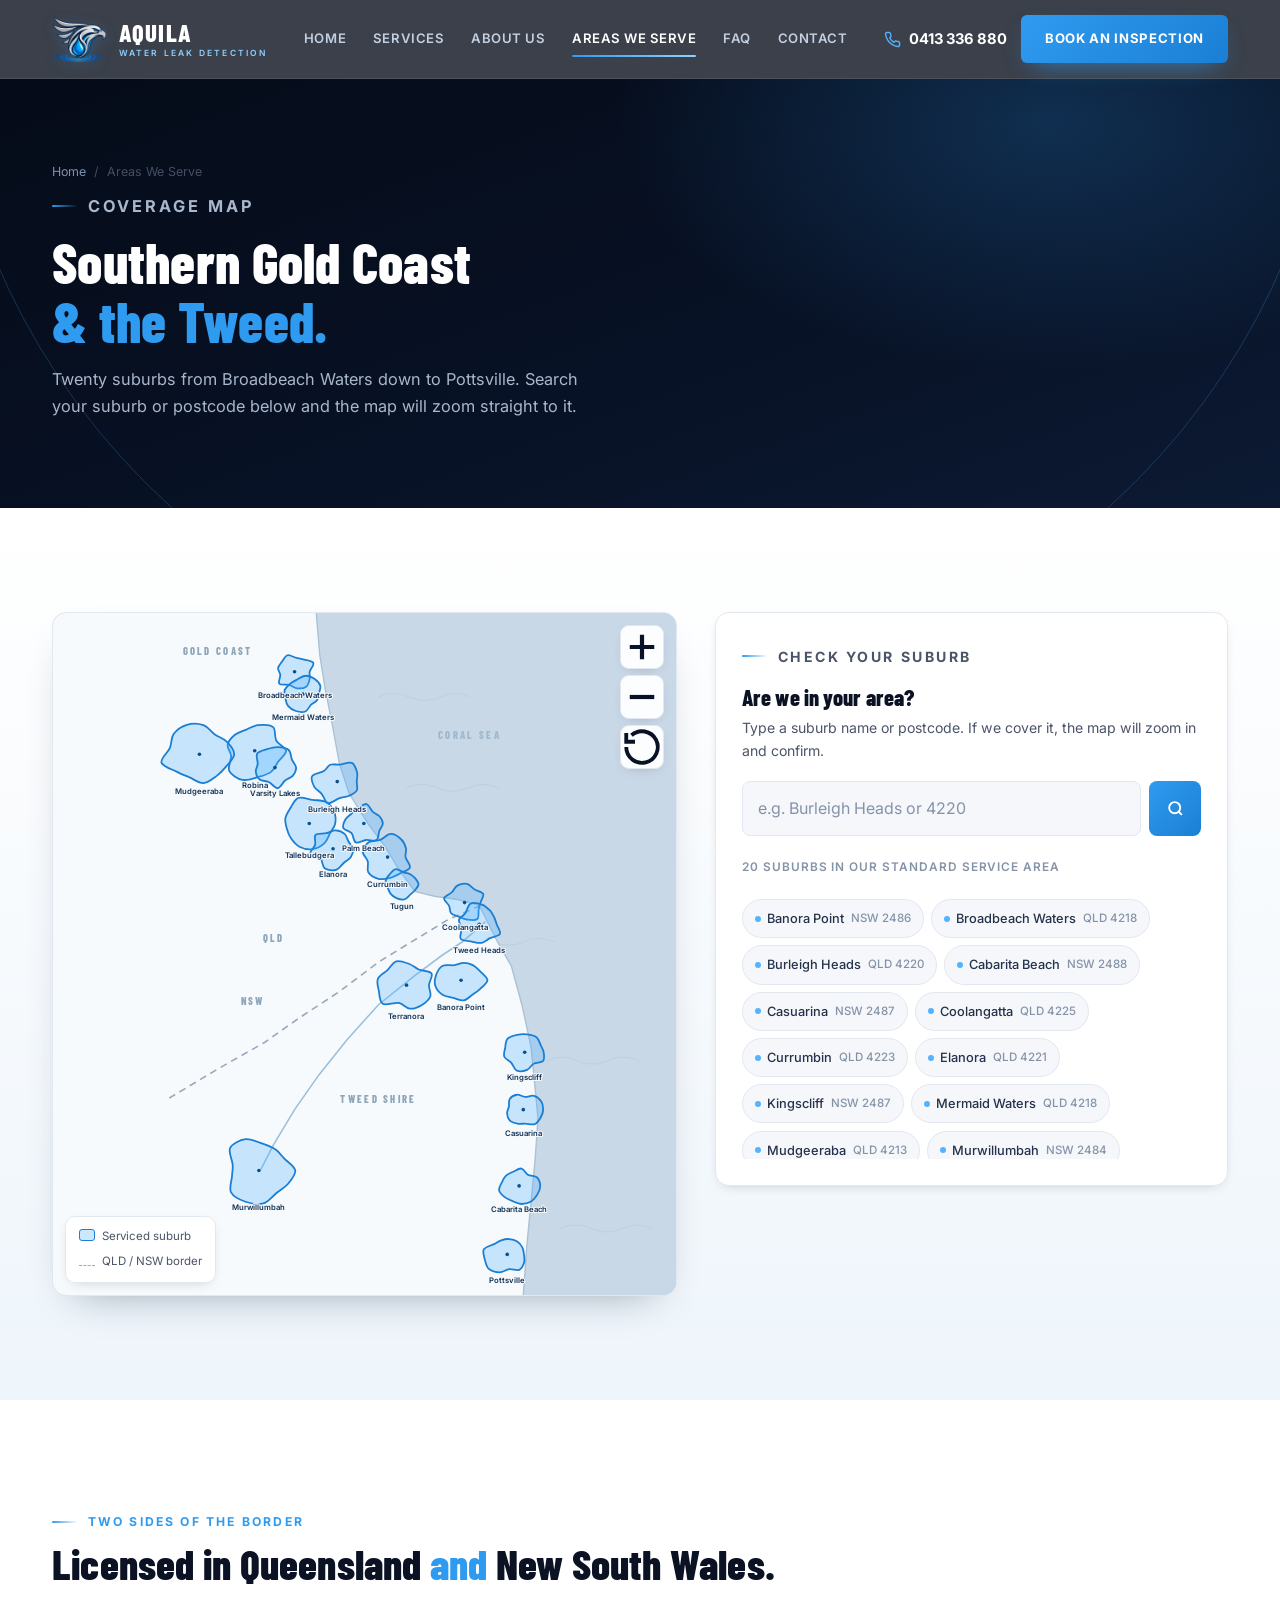
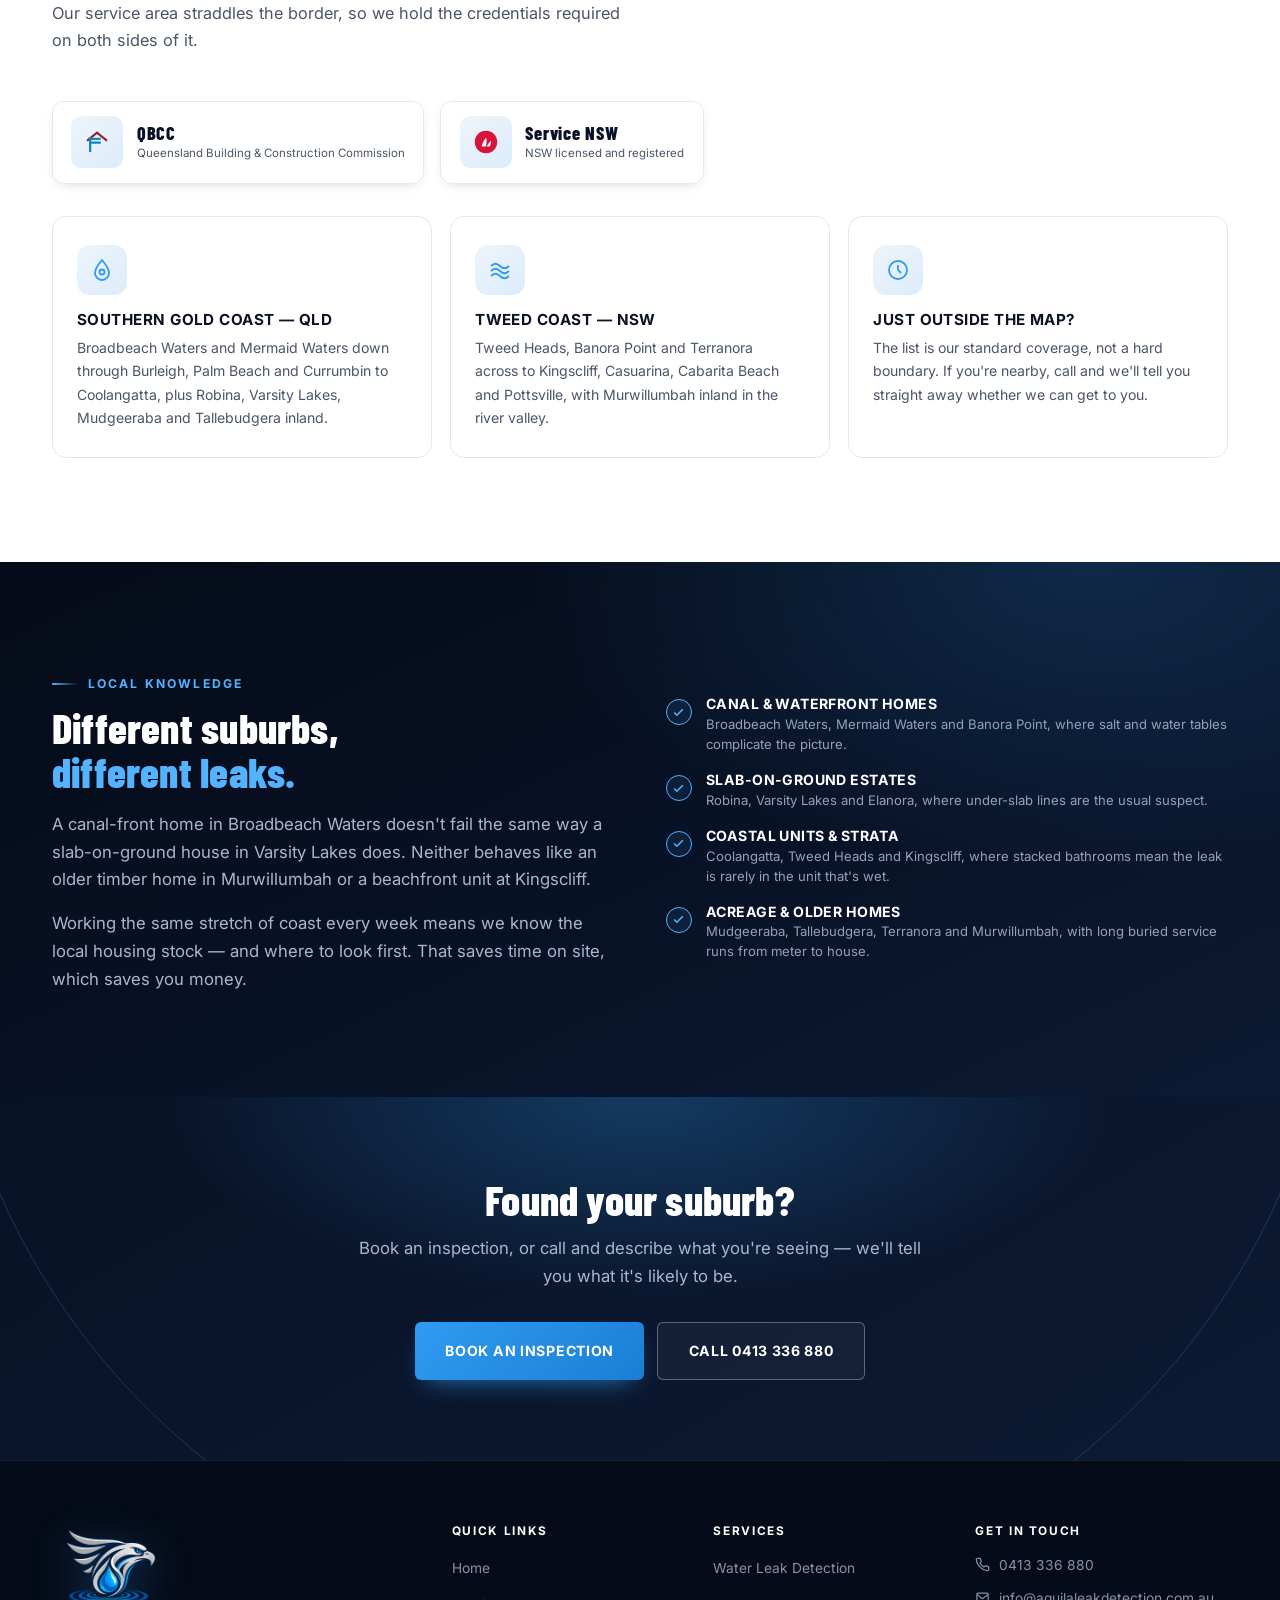
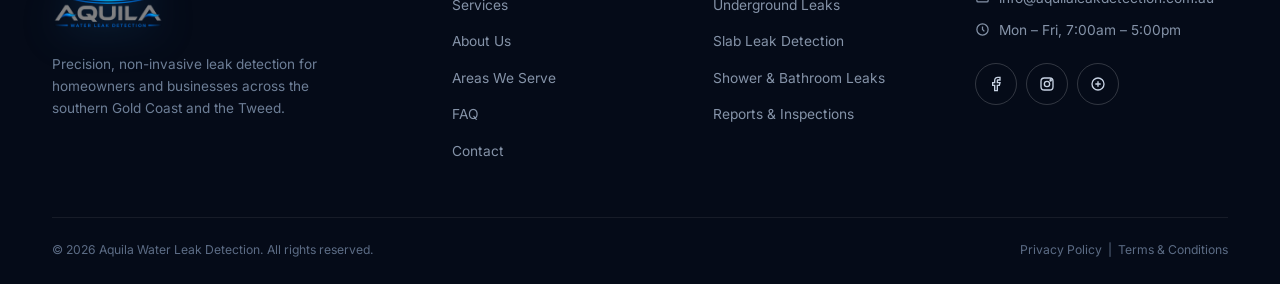
<file: areas.html>
<!DOCTYPE html>
<html lang="en-AU">
<head>
<meta charset="UTF-8">
<meta name="viewport" content="width=device-width, initial-scale=1, viewport-fit=cover">
<meta name="theme-color" content="#050b18">
<title>Areas We Serve | Aquila Water Leak Detection</title>
<meta name="description" content="Check our leak detection coverage map — 20 suburbs across the southern Gold Coast and Tweed, from Broadbeach Waters to Pottsville. Search your suburb or postcode.">
<link rel="icon" href="assets/img/logo-mark.png">
<link rel="preconnect" href="https://fonts.googleapis.com">
<link rel="preconnect" href="https://fonts.gstatic.com" crossorigin>
<link href="https://fonts.googleapis.com/css2?family=Barlow+Condensed:wght@600;700;800&family=Inter:wght@400;500;600;700&display=swap" rel="stylesheet">
<link rel="stylesheet" href="assets/css/style.css">
</head>
<body>

<div class="scroll-progress" aria-hidden="true"></div>

<header class="site-header">
  <div class="header-inner">
    <a href="index.html" class="logo" aria-label="Aquila Water Leak Detection — home">
      <img class="logo-mark" src="assets/img/logo-mark.png" alt="" width="520" height="432">
      <span class="logotext"><span class="name">AQUILA</span><span class="tag">WATER LEAK DETECTION</span></span>
    </a>
    <nav class="main-nav" aria-label="Primary">
      <a href="index.html">Home</a>
      <a href="services.html">Services</a>
      <a href="about.html">About Us</a>
      <a href="areas.html" aria-current="page">Areas We Serve</a>
      <a href="faq.html">FAQ</a>
      <a href="contact.html">Contact</a>
    </nav>
    <div class="header-right">
      <a href="tel:0413336880" class="phone-chip">
        <svg width="17" height="17" viewBox="0 0 24 24" fill="none" stroke="#54b3ff" stroke-width="2" stroke-linecap="round" stroke-linejoin="round"><path d="M22 16.92v3a2 2 0 0 1-2.18 2 19.79 19.79 0 0 1-8.63-3.07 19.5 19.5 0 0 1-6-6 19.79 19.79 0 0 1-3.07-8.67A2 2 0 0 1 4.11 2h3a2 2 0 0 1 2 1.72c.13.96.36 1.9.7 2.81a2 2 0 0 1-.45 2.11L8.09 9.91a16 16 0 0 0 6 6l1.27-1.27a2 2 0 0 1 2.11-.45c.9.34 1.85.57 2.81.7A2 2 0 0 1 22 16.92z"/></svg>
        <span>0413 336 880</span>
      </a>
      <a href="contact.html" class="btn btn-primary">Book an Inspection</a>
      <button class="nav-toggle" aria-label="Open menu" aria-expanded="false" aria-controls="mobileDrawer"><span></span></button>
    </div>
  </div>
</header>

<div class="mobile-drawer" id="mobileDrawer" aria-hidden="true">
  <nav aria-label="Mobile">
    <a href="index.html">Home <svg width="18" height="18" viewBox="0 0 24 24" fill="none" stroke="currentColor" stroke-width="2"><path d="M5 12h14M13 6l6 6-6 6"/></svg></a>
    <a href="services.html">Services <svg width="18" height="18" viewBox="0 0 24 24" fill="none" stroke="currentColor" stroke-width="2"><path d="M5 12h14M13 6l6 6-6 6"/></svg></a>
    <a href="about.html">About Us <svg width="18" height="18" viewBox="0 0 24 24" fill="none" stroke="currentColor" stroke-width="2"><path d="M5 12h14M13 6l6 6-6 6"/></svg></a>
    <a href="areas.html" aria-current="page">Areas We Serve <svg width="18" height="18" viewBox="0 0 24 24" fill="none" stroke="currentColor" stroke-width="2"><path d="M5 12h14M13 6l6 6-6 6"/></svg></a>
    <a href="faq.html">FAQ <svg width="18" height="18" viewBox="0 0 24 24" fill="none" stroke="currentColor" stroke-width="2"><path d="M5 12h14M13 6l6 6-6 6"/></svg></a>
    <a href="contact.html">Contact <svg width="18" height="18" viewBox="0 0 24 24" fill="none" stroke="currentColor" stroke-width="2"><path d="M5 12h14M13 6l6 6-6 6"/></svg></a>
  </nav>
  <div class="drawer-foot">
    <a href="tel:0413336880" class="btn btn-primary btn-lg btn-block">Call 0413 336 880</a>
    <a href="contact.html" class="btn btn-outline btn-lg btn-block">Book an Inspection</a>
    <div class="drawer-meta"><span>Mon – Fri, 7:00am – 5:00pm</span><span>Gold Coast &amp; Tweed</span></div>
  </div>
</div>

<main>

<section class="page-hero">
  <div class="hero-rings" aria-hidden="true"><span></span><span></span><span></span></div>
  <div class="wrap">
    <div class="crumbs reveal"><a href="index.html">Home</a><span>/</span><span>Areas We Serve</span></div>
    <p class="eyebrow reveal">Coverage Map</p>
    <h1 class="reveal" data-d="1">Southern Gold Coast<br><span class="accent">&amp; the Tweed.</span></h1>
    <p class="reveal" data-d="2">Twenty suburbs from Broadbeach Waters down to Pottsville. Search your suburb or postcode below and the map will zoom straight to it.</p>
  </div>
</section>

<!-- ===== INTERACTIVE MAP ===== -->
<section class="section bg-ice">
  <div class="wrap">
    <div class="map-layout">

      <div class="map-stage reveal" id="mapStage">
        <div class="map-zoom">
          <button type="button" id="zoomIn" aria-label="Zoom in">
            <svg width="18" height="18" viewBox="0 0 24 24" fill="none" stroke="currentColor" stroke-width="2.4"><path d="M12 5v14M5 12h14"/></svg>
          </button>
          <button type="button" id="zoomOut" aria-label="Zoom out">
            <svg width="18" height="18" viewBox="0 0 24 24" fill="none" stroke="currentColor" stroke-width="2.4"><path d="M5 12h14"/></svg>
          </button>
          <button type="button" id="zoomReset" aria-label="Reset map view">
            <svg width="18" height="18" viewBox="0 0 24 24" fill="none" stroke="currentColor" stroke-width="2.2"><path d="M3 12a9 9 0 1 0 3-6.7"/><path d="M3 4v5h5"/></svg>
          </button>
        </div>
        <div class="map-legend">
          <span><i></i>Serviced suburb</span>
          <span><i class="b"></i>QLD / NSW border</span>
        </div>
      </div>

      <aside class="lookup reveal" data-d="1">
        <p class="eyebrow">Check Your Suburb</p>
        <h2>Are we in your area?</h2>
        <p>Type a suburb name or postcode. If we cover it, the map will zoom in and confirm.</p>

        <form class="lookup-form" id="lookupForm" role="search">
          <label for="lookupInput" class="visually-hidden" style="position:absolute;width:1px;height:1px;overflow:hidden;clip:rect(0 0 0 0);">Suburb or postcode</label>
          <input id="lookupInput" type="text" list="suburbOptions" placeholder="e.g. Burleigh Heads or 4220" autocomplete="off" enterkeyhint="search">
          <datalist id="suburbOptions"></datalist>
          <button type="submit" aria-label="Search">
            <svg width="19" height="19" viewBox="0 0 24 24" fill="none" stroke="currentColor" stroke-width="2.4"><circle cx="11" cy="11" r="7"/><path d="M20 20l-4.2-4.2"/></svg>
          </button>
        </form>

        <div class="lookup-result" id="lookupResult" role="status" aria-live="polite"></div>

        <span class="chip-count" id="chipCount">Our service area</span>
        <div class="chip-list" id="chipList"></div>
      </aside>

    </div>
  </div>
</section>

<!-- ===== REGIONS ===== -->
<section class="section">
  <div class="wrap">
    <div class="section-head">
      <div class="reveal">
        <p class="eyebrow">Two Sides Of The Border</p>
        <h2>Licensed in Queensland <span class="accent">and</span> New South Wales.</h2>
        <p class="lede">Our service area straddles the border, so we hold the credentials required on both sides of it.</p>
      </div>
    </div>
    <div class="cred-grid reveal" style="margin-bottom:2rem;">
      <div class="cred">
        <div class="cred-logo">
          <svg width="30" height="30" viewBox="0 0 24 24" fill="none" stroke="#9b1b30" stroke-width="1.8"><path d="M4 11l8-6.5 8 6.5"/><path d="M7 9.5h8M7 12.5h8" stroke="#1287b8"/><path d="M6.5 8v12" stroke="#1287b8"/></svg>
        </div>
        <div class="cred-text"><b>QBCC</b><span>Queensland Building &amp; Construction Commission</span></div>
      </div>
      <div class="cred">
        <div class="cred-logo">
          <svg width="30" height="30" viewBox="0 0 24 24" fill="none"><circle cx="12" cy="12" r="9" fill="#d7153a"/><path d="M8.5 15.5c1-3.6 2.4-5.6 3.6-6.9.5 1.6.6 4-.2 6.9zM12.6 15.5c1.4-2.6 2.5-3.9 3.4-4.6.1 1.3-.2 2.9-1 4.6z" fill="#fff"/></svg>
        </div>
        <div class="cred-text"><b>Service NSW</b><span>NSW licensed and registered</span></div>
      </div>
    </div>
    <div class="card-grid">
      <div class="vcard reveal">
        <div class="vicon"><svg width="24" height="24" viewBox="0 0 24 24" fill="none" stroke="#2f9bf0" stroke-width="1.8"><path d="M12 2s7 8 7 13a7 7 0 1 1-14 0c0-5 7-13 7-13z"/><circle cx="12" cy="14" r="2.5"/></svg></div>
        <h3>Southern Gold Coast — QLD</h3>
        <p>Broadbeach Waters and Mermaid Waters down through Burleigh, Palm Beach and Currumbin to Coolangatta, plus Robina, Varsity Lakes, Mudgeeraba and Tallebudgera inland.</p>
      </div>
      <div class="vcard reveal" data-d="1">
        <div class="vicon"><svg width="24" height="24" viewBox="0 0 24 24" fill="none" stroke="#2f9bf0" stroke-width="1.8"><path d="M3 18c3-3 6-3 9 0s6 3 9 0"/><path d="M3 13c3-3 6-3 9 0s6 3 9 0"/><path d="M3 8c3-3 6-3 9 0s6 3 9 0"/></svg></div>
        <h3>Tweed Coast — NSW</h3>
        <p>Tweed Heads, Banora Point and Terranora across to Kingscliff, Casuarina, Cabarita Beach and Pottsville, with Murwillumbah inland in the river valley.</p>
      </div>
      <div class="vcard reveal" data-d="2">
        <div class="vicon"><svg width="24" height="24" viewBox="0 0 24 24" fill="none" stroke="#2f9bf0" stroke-width="1.8"><circle cx="12" cy="12" r="9"/><path d="M12 7v5l3 3"/></svg></div>
        <h3>Just Outside The Map?</h3>
        <p>The list is our standard coverage, not a hard boundary. If you're nearby, call and we'll tell you straight away whether we can get to you.</p>
      </div>
    </div>
  </div>
</section>

<!-- ===== LOCAL KNOWLEDGE ===== -->
<section class="section bg-navy">
  <div class="wrap">
    <div class="split">
      <div class="reveal">
        <p class="eyebrow">Local Knowledge</p>
        <h2 style="font-size:var(--fs-h2);margin:.7rem 0 1.1rem;">Different suburbs,<br><span class="accent">different leaks.</span></h2>
        <p style="color:#a9b7cc;margin-bottom:1rem;">A canal-front home in Broadbeach Waters doesn't fail the same way a slab-on-ground house in Varsity Lakes does. Neither behaves like an older timber home in Murwillumbah or a beachfront unit at Kingscliff.</p>
        <p style="color:#a9b7cc;">Working the same stretch of coast every week means we know the local housing stock — and where to look first. That saves time on site, which saves you money.</p>
      </div>
      <ul class="check-list reveal" data-d="1">
        <li><div class="tick"><svg width="13" height="13" viewBox="0 0 24 24" fill="none" stroke="#54b3ff" stroke-width="3"><path d="M20 6L9 17l-5-5"/></svg></div>
          <div><h3>Canal &amp; waterfront homes</h3><p>Broadbeach Waters, Mermaid Waters and Banora Point, where salt and water tables complicate the picture.</p></div></li>
        <li><div class="tick"><svg width="13" height="13" viewBox="0 0 24 24" fill="none" stroke="#54b3ff" stroke-width="3"><path d="M20 6L9 17l-5-5"/></svg></div>
          <div><h3>Slab-on-ground estates</h3><p>Robina, Varsity Lakes and Elanora, where under-slab lines are the usual suspect.</p></div></li>
        <li><div class="tick"><svg width="13" height="13" viewBox="0 0 24 24" fill="none" stroke="#54b3ff" stroke-width="3"><path d="M20 6L9 17l-5-5"/></svg></div>
          <div><h3>Coastal units &amp; strata</h3><p>Coolangatta, Tweed Heads and Kingscliff, where stacked bathrooms mean the leak is rarely in the unit that's wet.</p></div></li>
        <li><div class="tick"><svg width="13" height="13" viewBox="0 0 24 24" fill="none" stroke="#54b3ff" stroke-width="3"><path d="M20 6L9 17l-5-5"/></svg></div>
          <div><h3>Acreage &amp; older homes</h3><p>Mudgeeraba, Tallebudgera, Terranora and Murwillumbah, with long buried service runs from meter to house.</p></div></li>
      </ul>
    </div>
  </div>
</section>

<section class="cta-band">
  <div class="hero-rings" aria-hidden="true"><span></span><span></span><span></span></div>
  <div class="wrap">
    <h2 class="reveal">Found your suburb?</h2>
    <p class="reveal" data-d="1">Book an inspection, or call and describe what you're seeing — we'll tell you what it's likely to be.</p>
    <div class="cta-actions reveal" data-d="2">
      <a href="contact.html" class="btn btn-primary btn-lg">Book an Inspection</a>
      <a href="tel:0413336880" class="btn btn-outline btn-lg">Call 0413 336 880</a>
    </div>
  </div>
</section>

</main>

<footer class="site-footer">
  <div class="wrap">
    <div class="footer-grid">
      <div class="footer-brand">
        <a href="index.html"><img class="footer-logo" src="assets/img/logo-full.png" alt="Aquila Water Leak Detection" width="500" height="500" loading="lazy"></a>
        <p>Precision, non-invasive leak detection for homeowners and businesses across the southern Gold Coast and the Tweed.</p>
      </div>
      <div>
        <h3>Quick Links</h3>
        <ul>
          <li><a href="index.html">Home</a></li>
          <li><a href="services.html">Services</a></li>
          <li><a href="about.html">About Us</a></li>
          <li><a href="areas.html">Areas We Serve</a></li>
          <li><a href="faq.html">FAQ</a></li>
          <li><a href="contact.html">Contact</a></li>
        </ul>
      </div>
      <div>
        <h3>Services</h3>
        <ul>
          <li><a href="services.html#water-leak-detection">Water Leak Detection</a></li>
          <li><a href="services.html#underground-leaks">Underground Leaks</a></li>
          <li><a href="services.html#slab-leak-detection">Slab Leak Detection</a></li>
          <li><a href="services.html#shower-bathroom-leaks">Shower &amp; Bathroom Leaks</a></li>
          <li><a href="services.html#reports-inspections">Reports &amp; Inspections</a></li>
        </ul>
      </div>
      <div class="footer-social">
        <h3>Get In Touch</h3>
        <div class="footer-contact">
          <a href="tel:0413336880"><svg width="15" height="15" viewBox="0 0 24 24" fill="none" stroke="currentColor" stroke-width="2" style="margin-top:3px;flex-shrink:0"><path d="M22 16.92v3a2 2 0 0 1-2.18 2 19.79 19.79 0 0 1-8.63-3.07 19.5 19.5 0 0 1-6-6 19.79 19.79 0 0 1-3.07-8.67A2 2 0 0 1 4.11 2h3a2 2 0 0 1 2 1.72c.13.96.36 1.9.7 2.81a2 2 0 0 1-.45 2.11L8.09 9.91a16 16 0 0 0 6 6l1.27-1.27a2 2 0 0 1 2.11-.45c.9.34 1.85.57 2.81.7A2 2 0 0 1 22 16.92z"/></svg>0413 336 880</a>
          <a href="mailto:info@aquilaleakdetection.com.au"><svg width="15" height="15" viewBox="0 0 24 24" fill="none" stroke="currentColor" stroke-width="2" style="margin-top:3px;flex-shrink:0"><rect x="3" y="5" width="18" height="14" rx="2"/><path d="M3 7l9 7 9-7"/></svg>info@aquilaleakdetection.com.au</a>
          <span><svg width="15" height="15" viewBox="0 0 24 24" fill="none" stroke="currentColor" stroke-width="2" style="margin-top:3px;flex-shrink:0"><circle cx="12" cy="12" r="9"/><path d="M12 7v5l3 3"/></svg>Mon – Fri, 7:00am – 5:00pm</span>
        </div>
        <div class="social-row">
          <a href="#" aria-label="Facebook"><svg width="16" height="16" viewBox="0 0 24 24" fill="none" stroke="#c7d2e3" stroke-width="2"><path d="M18 2h-3a5 5 0 0 0-5 5v3H7v4h3v8h4v-8h3l1-4h-4V7a1 1 0 0 1 1-1h3z"/></svg></a>
          <a href="#" aria-label="Instagram"><svg width="16" height="16" viewBox="0 0 24 24" fill="none" stroke="#c7d2e3" stroke-width="2"><rect x="3" y="3" width="18" height="18" rx="5"/><circle cx="12" cy="12" r="4"/><circle cx="17.5" cy="6.5" r="1"/></svg></a>
          <a href="#" aria-label="Google Business Profile"><svg width="16" height="16" viewBox="0 0 24 24" fill="none" stroke="#c7d2e3" stroke-width="2"><circle cx="12" cy="12" r="9"/><path d="M8 12h8M12 8v8"/></svg></a>
        </div>
      </div>
    </div>
    <div class="footer-bottom">
      <span>&copy; <span data-year>2026</span> Aquila Water Leak Detection. All rights reserved.</span>
      <span><a href="privacy.html">Privacy Policy</a> &nbsp;|&nbsp; <a href="terms.html">Terms &amp; Conditions</a></span>
    </div>
  </div>
</footer>

<button class="to-top" aria-label="Back to top">
  <svg width="18" height="18" viewBox="0 0 24 24" fill="none" stroke="currentColor" stroke-width="2.5"><path d="M12 19V5M5 12l7-7 7 7"/></svg>
</button>

<div class="mobile-bar">
  <a class="call" href="tel:0413336880"><svg width="16" height="16" viewBox="0 0 24 24" fill="none" stroke="currentColor" stroke-width="2"><path d="M22 16.92v3a2 2 0 0 1-2.18 2 19.79 19.79 0 0 1-8.63-3.07 19.5 19.5 0 0 1-6-6 19.79 19.79 0 0 1-3.07-8.67A2 2 0 0 1 4.11 2h3a2 2 0 0 1 2 1.72c.13.96.36 1.9.7 2.81a2 2 0 0 1-.45 2.11L8.09 9.91a16 16 0 0 0 6 6l1.27-1.27a2 2 0 0 1 2.11-.45c.9.34 1.85.57 2.81.7A2 2 0 0 1 22 16.92z"/></svg>Call Now</a>
  <a class="book" href="contact.html"><svg width="16" height="16" viewBox="0 0 24 24" fill="none" stroke="currentColor" stroke-width="2"><rect x="3" y="4" width="18" height="18" rx="2"/><path d="M16 2v4M8 2v4M3 10h18"/></svg>Book</a>
</div>

<script src="assets/js/main.js"></script>
<script src="assets/js/map.js"></script>
</body>
</html>
</file>
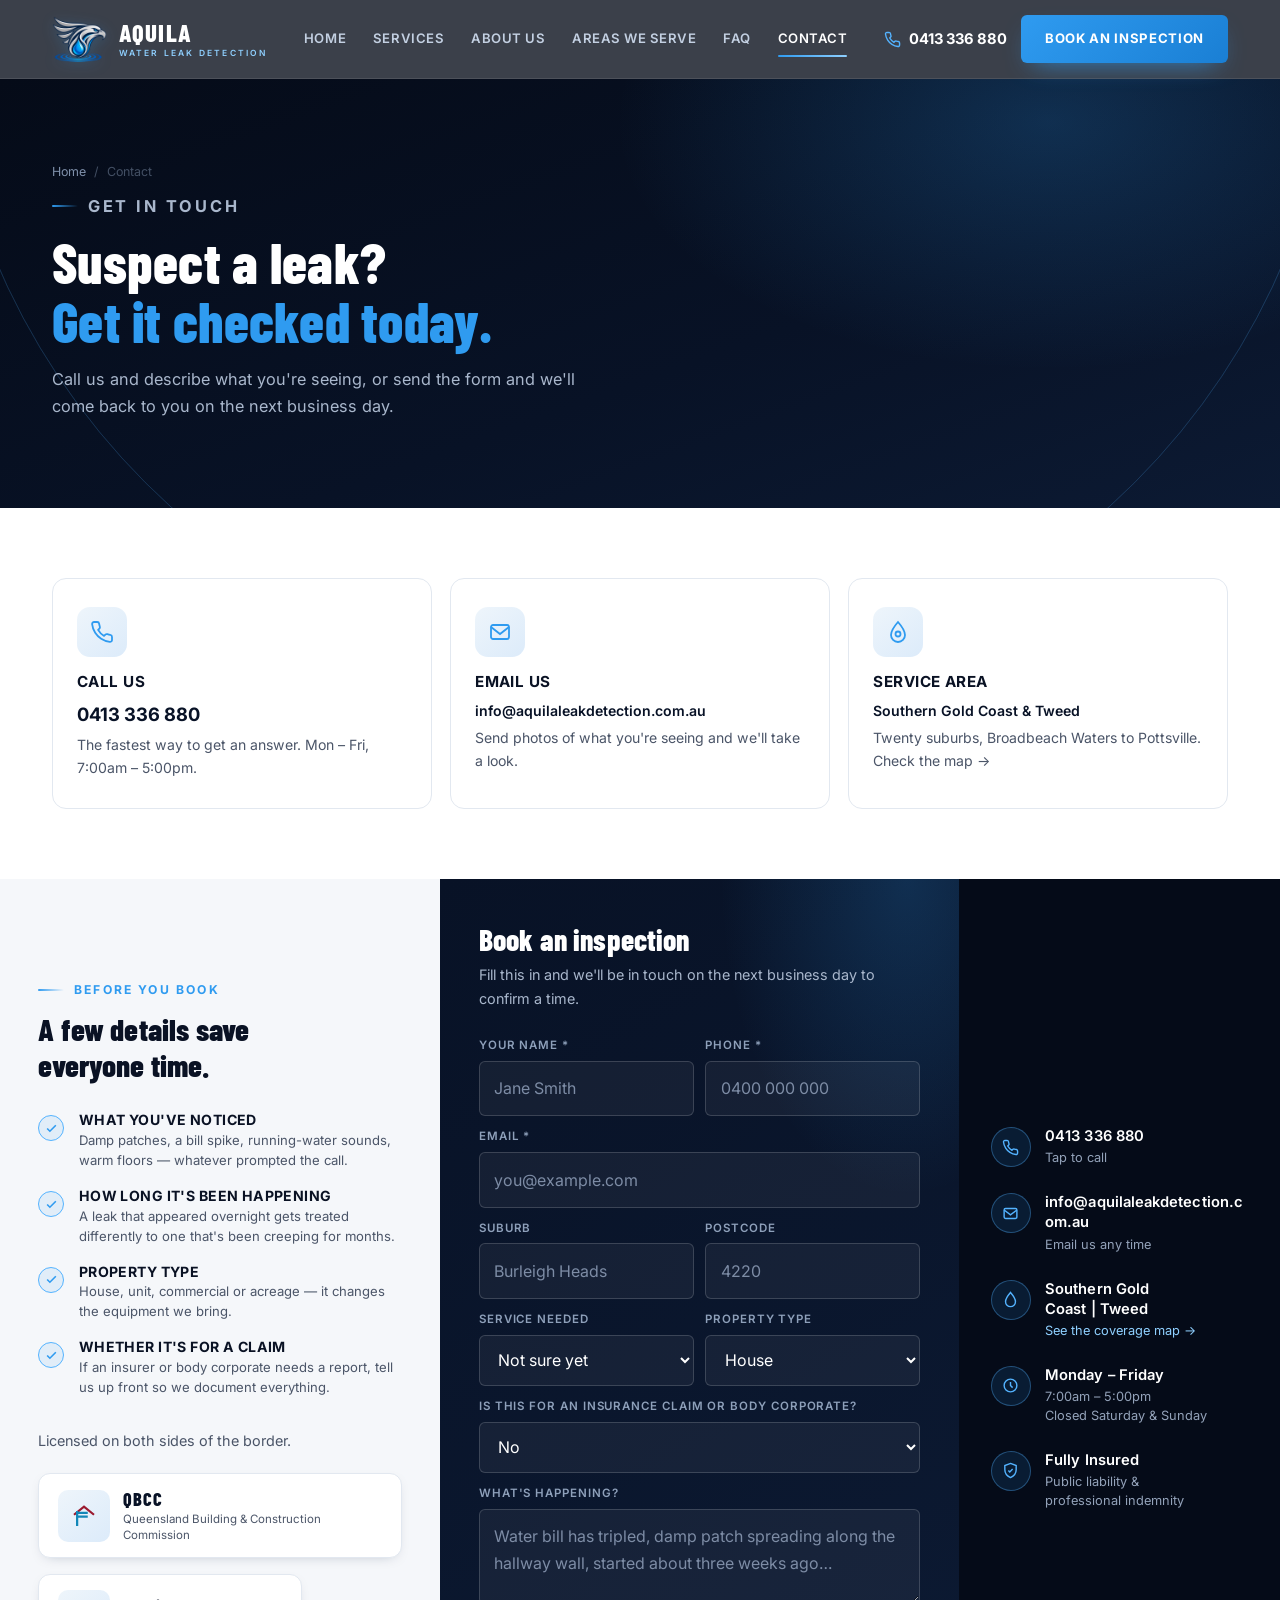
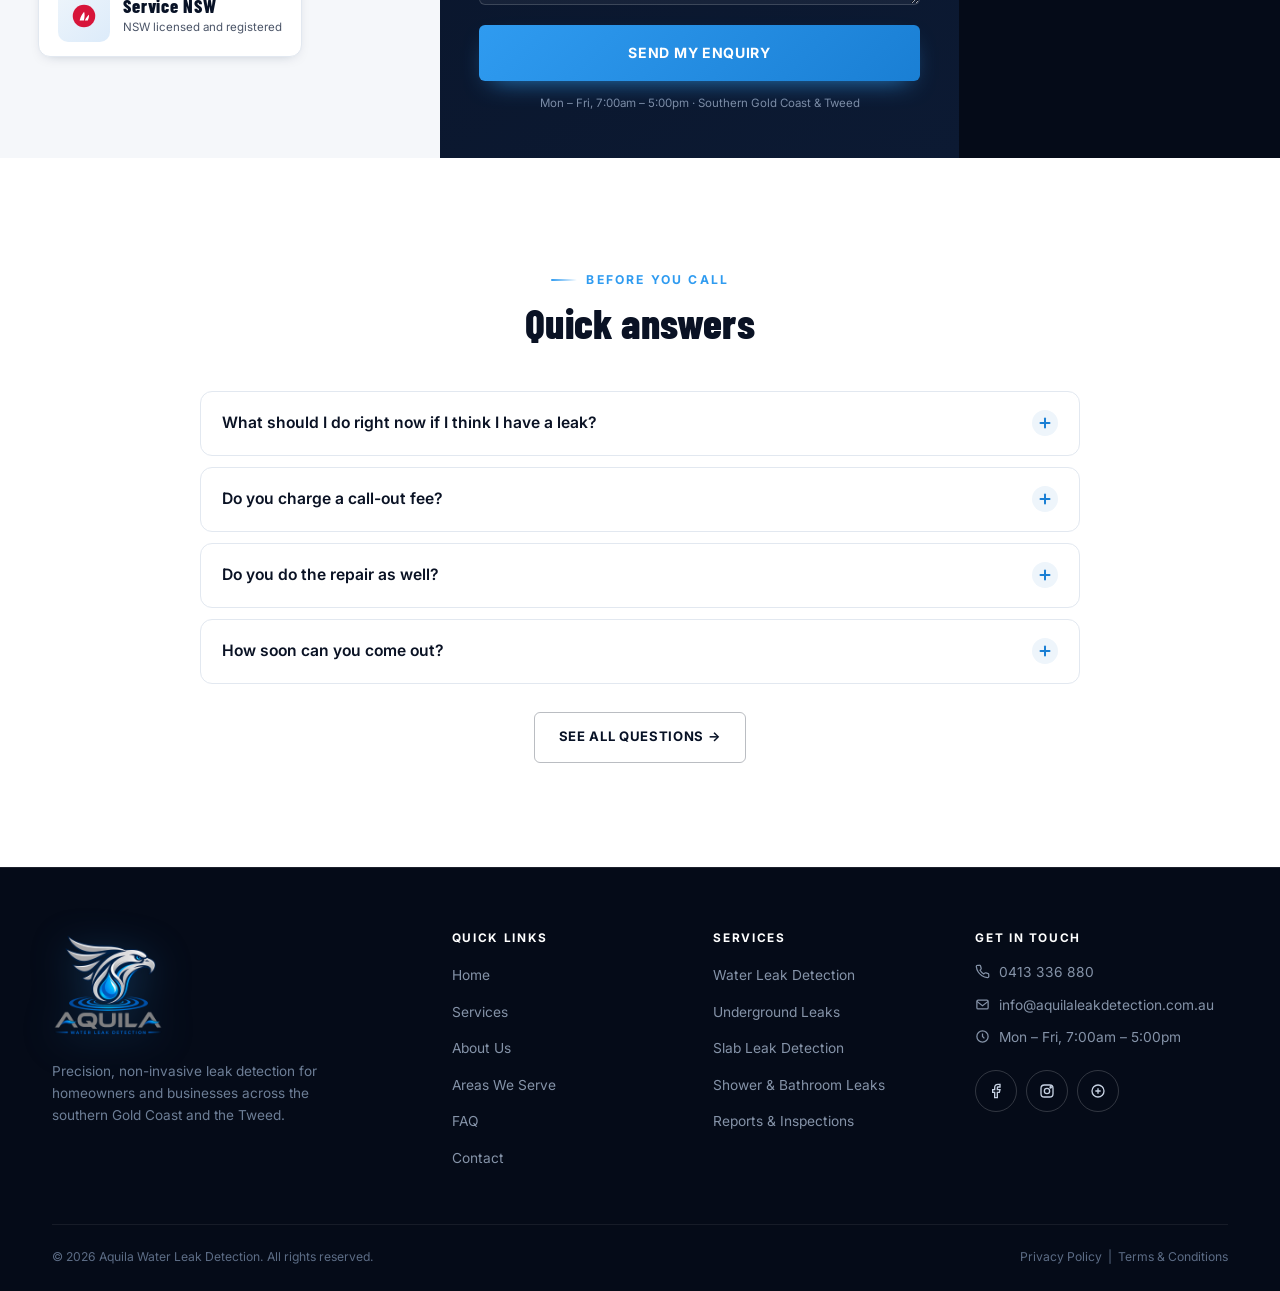
<file: contact.html>
<!DOCTYPE html>
<html lang="en-AU">
<head>
<meta charset="UTF-8">
<meta name="viewport" content="width=device-width, initial-scale=1, viewport-fit=cover">
<meta name="theme-color" content="#050b18">
<title>Contact &amp; Book an Inspection | Aquila Water Leak Detection</title>
<meta name="description" content="Book a leak detection inspection on the southern Gold Coast or the Tweed. Call 0413 336 880 or send an enquiry. Bookings Monday to Friday, 7:00am – 5:00pm.">
<link rel="icon" href="assets/img/logo-mark.png">
<link rel="preconnect" href="https://fonts.googleapis.com">
<link rel="preconnect" href="https://fonts.gstatic.com" crossorigin>
<link href="https://fonts.googleapis.com/css2?family=Barlow+Condensed:wght@600;700;800&family=Inter:wght@400;500;600;700&display=swap" rel="stylesheet">
<link rel="stylesheet" href="assets/css/style.css">
</head>
<body>

<div class="scroll-progress" aria-hidden="true"></div>

<header class="site-header">
  <div class="header-inner">
    <a href="index.html" class="logo" aria-label="Aquila Water Leak Detection — home">
      <img class="logo-mark" src="assets/img/logo-mark.png" alt="" width="520" height="432">
      <span class="logotext"><span class="name">AQUILA</span><span class="tag">WATER LEAK DETECTION</span></span>
    </a>
    <nav class="main-nav" aria-label="Primary">
      <a href="index.html">Home</a>
      <a href="services.html">Services</a>
      <a href="about.html">About Us</a>
      <a href="areas.html">Areas We Serve</a>
      <a href="faq.html">FAQ</a>
      <a href="contact.html" aria-current="page">Contact</a>
    </nav>
    <div class="header-right">
      <a href="tel:0413336880" class="phone-chip">
        <svg width="17" height="17" viewBox="0 0 24 24" fill="none" stroke="#54b3ff" stroke-width="2" stroke-linecap="round" stroke-linejoin="round"><path d="M22 16.92v3a2 2 0 0 1-2.18 2 19.79 19.79 0 0 1-8.63-3.07 19.5 19.5 0 0 1-6-6 19.79 19.79 0 0 1-3.07-8.67A2 2 0 0 1 4.11 2h3a2 2 0 0 1 2 1.72c.13.96.36 1.9.7 2.81a2 2 0 0 1-.45 2.11L8.09 9.91a16 16 0 0 0 6 6l1.27-1.27a2 2 0 0 1 2.11-.45c.9.34 1.85.57 2.81.7A2 2 0 0 1 22 16.92z"/></svg>
        <span>0413 336 880</span>
      </a>
      <a href="#book" class="btn btn-primary">Book an Inspection</a>
      <button class="nav-toggle" aria-label="Open menu" aria-expanded="false" aria-controls="mobileDrawer"><span></span></button>
    </div>
  </div>
</header>

<div class="mobile-drawer" id="mobileDrawer" aria-hidden="true">
  <nav aria-label="Mobile">
    <a href="index.html">Home <svg width="18" height="18" viewBox="0 0 24 24" fill="none" stroke="currentColor" stroke-width="2"><path d="M5 12h14M13 6l6 6-6 6"/></svg></a>
    <a href="services.html">Services <svg width="18" height="18" viewBox="0 0 24 24" fill="none" stroke="currentColor" stroke-width="2"><path d="M5 12h14M13 6l6 6-6 6"/></svg></a>
    <a href="about.html">About Us <svg width="18" height="18" viewBox="0 0 24 24" fill="none" stroke="currentColor" stroke-width="2"><path d="M5 12h14M13 6l6 6-6 6"/></svg></a>
    <a href="areas.html">Areas We Serve <svg width="18" height="18" viewBox="0 0 24 24" fill="none" stroke="currentColor" stroke-width="2"><path d="M5 12h14M13 6l6 6-6 6"/></svg></a>
    <a href="faq.html">FAQ <svg width="18" height="18" viewBox="0 0 24 24" fill="none" stroke="currentColor" stroke-width="2"><path d="M5 12h14M13 6l6 6-6 6"/></svg></a>
    <a href="contact.html" aria-current="page">Contact <svg width="18" height="18" viewBox="0 0 24 24" fill="none" stroke="currentColor" stroke-width="2"><path d="M5 12h14M13 6l6 6-6 6"/></svg></a>
  </nav>
  <div class="drawer-foot">
    <a href="tel:0413336880" class="btn btn-primary btn-lg btn-block">Call 0413 336 880</a>
    <a href="#book" class="btn btn-outline btn-lg btn-block">Book an Inspection</a>
    <div class="drawer-meta"><span>Mon – Fri, 7:00am – 5:00pm</span><span>Gold Coast &amp; Tweed</span></div>
  </div>
</div>

<main>

<section class="page-hero">
  <div class="hero-rings" aria-hidden="true"><span></span><span></span><span></span></div>
  <div class="wrap">
    <div class="crumbs reveal"><a href="index.html">Home</a><span>/</span><span>Contact</span></div>
    <p class="eyebrow reveal">Get In Touch</p>
    <h1 class="reveal" data-d="1">Suspect a leak?<br><span class="accent">Get it checked today.</span></h1>
    <p class="reveal" data-d="2">Call us and describe what you're seeing, or send the form and we'll come back to you on the next business day.</p>
  </div>
</section>

<!-- ===== QUICK CONTACT CARDS ===== -->
<section class="section--tight">
  <div class="wrap">
    <div class="card-grid">
      <a class="vcard reveal" href="tel:0413336880">
        <div class="vicon"><svg width="24" height="24" viewBox="0 0 24 24" fill="none" stroke="#2f9bf0" stroke-width="1.8" stroke-linecap="round" stroke-linejoin="round"><path d="M22 16.92v3a2 2 0 0 1-2.18 2 19.79 19.79 0 0 1-8.63-3.07 19.5 19.5 0 0 1-6-6 19.79 19.79 0 0 1-3.07-8.67A2 2 0 0 1 4.11 2h3a2 2 0 0 1 2 1.72c.13.96.36 1.9.7 2.81a2 2 0 0 1-.45 2.11L8.09 9.91a16 16 0 0 0 6 6l1.27-1.27a2 2 0 0 1 2.11-.45c.9.34 1.85.57 2.81.7A2 2 0 0 1 22 16.92z"/></svg></div>
        <h3>Call Us</h3>
        <p style="font-size:1.15rem;font-weight:700;color:var(--navy-900);margin-bottom:.25rem;">0413 336 880</p>
        <p>The fastest way to get an answer. Mon – Fri, 7:00am – 5:00pm.</p>
      </a>
      <a class="vcard reveal" data-d="1" href="mailto:info@aquilaleakdetection.com.au">
        <div class="vicon"><svg width="24" height="24" viewBox="0 0 24 24" fill="none" stroke="#2f9bf0" stroke-width="1.8"><rect x="3" y="5" width="18" height="14" rx="2"/><path d="M3 7l9 7 9-7"/></svg></div>
        <h3>Email Us</h3>
        <p style="font-weight:600;color:var(--navy-900);margin-bottom:.25rem;word-break:break-word;">info@aquilaleakdetection.com.au</p>
        <p>Send photos of what you're seeing and we'll take a look.</p>
      </a>
      <a class="vcard reveal" data-d="2" href="areas.html">
        <div class="vicon"><svg width="24" height="24" viewBox="0 0 24 24" fill="none" stroke="#2f9bf0" stroke-width="1.8"><path d="M12 2s7 8 7 13a7 7 0 1 1-14 0c0-5 7-13 7-13z"/><circle cx="12" cy="14" r="2.5"/></svg></div>
        <h3>Service Area</h3>
        <p style="font-weight:600;color:var(--navy-900);margin-bottom:.25rem;">Southern Gold Coast &amp; Tweed</p>
        <p>Twenty suburbs, Broadbeach Waters to Pottsville. Check the map →</p>
      </a>
    </div>
  </div>
</section>

<!-- ===== BOOKING FORM ===== -->
<section class="trust-section bg-paper" id="book">
  <div class="trust-grid">
    <div class="trust-left">
      <p class="eyebrow reveal">Before You Book</p>
      <h2 class="reveal" data-d="1">A few details save everyone time.</h2>
      <ul class="check-list reveal" data-d="2" style="margin-bottom:2rem;">
        <li><div class="tick"><svg width="13" height="13" viewBox="0 0 24 24" fill="none" stroke="#2f9bf0" stroke-width="3"><path d="M20 6L9 17l-5-5"/></svg></div>
          <div><h3>What you've noticed</h3><p style="color:var(--ink-600)">Damp patches, a bill spike, running-water sounds, warm floors — whatever prompted the call.</p></div></li>
        <li><div class="tick"><svg width="13" height="13" viewBox="0 0 24 24" fill="none" stroke="#2f9bf0" stroke-width="3"><path d="M20 6L9 17l-5-5"/></svg></div>
          <div><h3>How long it's been happening</h3><p style="color:var(--ink-600)">A leak that appeared overnight gets treated differently to one that's been creeping for months.</p></div></li>
        <li><div class="tick"><svg width="13" height="13" viewBox="0 0 24 24" fill="none" stroke="#2f9bf0" stroke-width="3"><path d="M20 6L9 17l-5-5"/></svg></div>
          <div><h3>Property type</h3><p style="color:var(--ink-600)">House, unit, commercial or acreage — it changes the equipment we bring.</p></div></li>
        <li><div class="tick"><svg width="13" height="13" viewBox="0 0 24 24" fill="none" stroke="#2f9bf0" stroke-width="3"><path d="M20 6L9 17l-5-5"/></svg></div>
          <div><h3>Whether it's for a claim</h3><p style="color:var(--ink-600)">If an insurer or body corporate needs a report, tell us up front so we document everything.</p></div></li>
      </ul>
      <p class="reveal" data-d="3" style="color:var(--ink-600);font-size:.9rem;margin-bottom:1.25rem;">Licensed on both sides of the border.</p>
      <div class="cred-grid reveal" data-d="3">
        <div class="cred">
          <div class="cred-logo">
            <svg width="30" height="30" viewBox="0 0 24 24" fill="none" stroke="#9b1b30" stroke-width="1.8"><path d="M4 11l8-6.5 8 6.5"/><path d="M7 9.5h8M7 12.5h8" stroke="#1287b8"/><path d="M6.5 8v12" stroke="#1287b8"/></svg>
          </div>
          <div class="cred-text"><b>QBCC</b><span>Queensland Building &amp; Construction Commission</span></div>
        </div>
        <div class="cred">
          <div class="cred-logo">
            <svg width="30" height="30" viewBox="0 0 24 24" fill="none"><circle cx="12" cy="12" r="9" fill="#d7153a"/><path d="M8.5 15.5c1-3.6 2.4-5.6 3.6-6.9.5 1.6.6 4-.2 6.9zM12.6 15.5c1.4-2.6 2.5-3.9 3.4-4.6.1 1.3-.2 2.9-1 4.6z" fill="#fff"/></svg>
          </div>
          <div class="cred-text"><b>Service NSW</b><span>NSW licensed and registered</span></div>
        </div>
      </div>
    </div>

    <div class="contact-cta">
      <h2>Book an inspection</h2>
      <p>Fill this in and we'll be in touch on the next business day to confirm a time.</p>
      <form data-contact novalidate>
        <div class="form-row">
          <div class="field"><label for="c-name">Your name *</label><input id="c-name" type="text" name="name" autocomplete="name" placeholder="Jane Smith" required></div>
          <div class="field"><label for="c-phone">Phone *</label><input id="c-phone" type="tel" name="phone" autocomplete="tel" placeholder="0400 000 000" required></div>
        </div>
        <div class="field"><label for="c-email">Email *</label><input id="c-email" type="email" name="email" autocomplete="email" placeholder="you@example.com" required></div>
        <div class="form-row">
          <div class="field"><label for="c-suburb">Suburb</label><input id="c-suburb" type="text" name="suburb" autocomplete="address-level2" placeholder="Burleigh Heads"></div>
          <div class="field"><label for="c-postcode">Postcode</label><input id="c-postcode" type="text" name="postcode" autocomplete="postal-code" inputmode="numeric" placeholder="4220"></div>
        </div>
        <div class="form-row">
          <div class="field"><label for="c-service">Service needed</label>
            <select id="c-service" name="service">
              <option>Not sure yet</option>
              <option>Water leak detection</option>
              <option>Underground leaks</option>
              <option>Slab leak detection</option>
              <option>Shower &amp; bathroom leaks</option>
              <option>Reports &amp; inspections</option>
            </select>
          </div>
          <div class="field"><label for="c-property">Property type</label>
            <select id="c-property" name="property">
              <option>House</option>
              <option>Unit or apartment</option>
              <option>Townhouse / duplex</option>
              <option>Commercial premises</option>
              <option>Acreage or rural</option>
            </select>
          </div>
        </div>
        <div class="field"><label for="c-claim">Is this for an insurance claim or body corporate?</label>
          <select id="c-claim" name="claim">
            <option>No</option>
            <option>Yes — insurance claim</option>
            <option>Yes — body corporate / strata</option>
            <option>Yes — real estate or pre-purchase</option>
          </select>
        </div>
        <div class="field"><label for="c-msg">What's happening?</label><textarea id="c-msg" name="message" placeholder="Water bill has tripled, damp patch spreading along the hallway wall, started about three weeks ago…"></textarea></div>
        <button type="submit" class="btn btn-primary btn-block btn-lg" data-label="Send My Enquiry">Send My Enquiry</button>
        <div class="form-ok" role="status">Thanks — your enquiry has been noted. We'll be in touch on the next business day. If it's urgent, call <a href="tel:0413336880" style="color:#8fd0ff;font-weight:600;">0413 336 880</a>.</div>
        <p class="form-note">Mon – Fri, 7:00am – 5:00pm · Southern Gold Coast &amp; Tweed</p>
      </form>
    </div>

    <div class="contact-info">
      <div class="ci-item">
        <div class="ci-icon"><svg width="17" height="17" viewBox="0 0 24 24" fill="none" stroke="#54b3ff" stroke-width="2" stroke-linecap="round" stroke-linejoin="round"><path d="M22 16.92v3a2 2 0 0 1-2.18 2 19.79 19.79 0 0 1-8.63-3.07 19.5 19.5 0 0 1-6-6 19.79 19.79 0 0 1-3.07-8.67A2 2 0 0 1 4.11 2h3a2 2 0 0 1 2 1.72c.13.96.36 1.9.7 2.81a2 2 0 0 1-.45 2.11L8.09 9.91a16 16 0 0 0 6 6l1.27-1.27a2 2 0 0 1 2.11-.45c.9.34 1.85.57 2.81.7A2 2 0 0 1 22 16.92z"/></svg></div>
        <div><h3><a href="tel:0413336880">0413 336 880</a></h3><p>Tap to call</p></div>
      </div>
      <div class="ci-item">
        <div class="ci-icon"><svg width="17" height="17" viewBox="0 0 24 24" fill="none" stroke="#54b3ff" stroke-width="2"><rect x="3" y="5" width="18" height="14" rx="2"/><path d="M3 7l9 7 9-7"/></svg></div>
        <div><h3><a href="mailto:info@aquilaleakdetection.com.au">info@aquilaleakdetection.com.au</a></h3><p>Email us any time</p></div>
      </div>
      <div class="ci-item">
        <div class="ci-icon"><svg width="17" height="17" viewBox="0 0 24 24" fill="none" stroke="#54b3ff" stroke-width="2"><path d="M12 2s7 8 7 13a7 7 0 1 1-14 0c0-5 7-13 7-13z"/></svg></div>
        <div><h3>Southern Gold Coast | Tweed</h3><p><a href="areas.html" style="color:#8fd0ff;">See the coverage map →</a></p></div>
      </div>
      <div class="ci-item">
        <div class="ci-icon"><svg width="17" height="17" viewBox="0 0 24 24" fill="none" stroke="#54b3ff" stroke-width="2"><circle cx="12" cy="12" r="9"/><path d="M12 7v5l3 3"/></svg></div>
        <div><h3>Monday – Friday</h3><p>7:00am – 5:00pm<br>Closed Saturday &amp; Sunday</p></div>
      </div>
      <div class="ci-item">
        <div class="ci-icon"><svg width="17" height="17" viewBox="0 0 24 24" fill="none" stroke="#54b3ff" stroke-width="2"><path d="M12 2l8 3v6c0 5-3.5 9-8 11-4.5-2-8-6-8-11V5l8-3z"/><path d="M9 12l2 2 4-4"/></svg></div>
        <div><h3>Fully Insured</h3><p>Public liability &amp; professional indemnity</p></div>
      </div>
    </div>
  </div>
</section>

<!-- ===== MINI FAQ ===== -->
<section class="section">
  <div class="wrap center">
    <div class="section-head">
      <div class="reveal">
        <p class="eyebrow">Before You Call</p>
        <h2>Quick answers</h2>
      </div>
    </div>
    <div class="faq" style="text-align:left;">
      <div class="faq-item reveal">
        <button class="faq-q" aria-expanded="false">What should I do right now if I think I have a leak?<span class="faq-icon" aria-hidden="true"></span></button>
        <div class="faq-a"><p>Turn off every tap and water-using appliance, then check your water meter. If the dial is still moving, water is going somewhere it shouldn't. Take a photo of the meter reading, wait an hour, photograph it again — that's genuinely useful evidence for us and for an insurer.</p></div>
      </div>
      <div class="faq-item reveal" data-d="1">
        <button class="faq-q" aria-expanded="false">Do you charge a call-out fee?<span class="faq-icon" aria-hidden="true"></span></button>
        <div class="faq-a"><p>We quote up front before we come out, so you know the cost before anyone books a time. No hidden extras added afterwards.</p></div>
      </div>
      <div class="faq-item reveal" data-d="2">
        <button class="faq-q" aria-expanded="false">Do you do the repair as well?<span class="faq-icon" aria-hidden="true"></span></button>
        <div class="faq-a"><p>Our specialty is detection — finding the leak precisely so the repair is small and targeted. We'll give you and your plumber everything needed to fix it properly, and we're happy to talk them through the findings.</p></div>
      </div>
      <div class="faq-item reveal" data-d="3">
        <button class="faq-q" aria-expanded="false">How soon can you come out?<span class="faq-icon" aria-hidden="true"></span></button>
        <div class="faq-a"><p>It depends on the week, but we don't leave people waiting a fortnight. Call and we'll tell you the earliest realistic slot rather than an optimistic one.</p></div>
      </div>
    </div>
    <p class="reveal" style="margin-top:1.75rem;"><a href="faq.html" class="btn btn-dark-outline">See All Questions →</a></p>
  </div>
</section>

</main>

<footer class="site-footer">
  <div class="wrap">
    <div class="footer-grid">
      <div class="footer-brand">
        <a href="index.html"><img class="footer-logo" src="assets/img/logo-full.png" alt="Aquila Water Leak Detection" width="500" height="500" loading="lazy"></a>
        <p>Precision, non-invasive leak detection for homeowners and businesses across the southern Gold Coast and the Tweed.</p>
      </div>
      <div>
        <h3>Quick Links</h3>
        <ul>
          <li><a href="index.html">Home</a></li>
          <li><a href="services.html">Services</a></li>
          <li><a href="about.html">About Us</a></li>
          <li><a href="areas.html">Areas We Serve</a></li>
          <li><a href="faq.html">FAQ</a></li>
          <li><a href="contact.html">Contact</a></li>
        </ul>
      </div>
      <div>
        <h3>Services</h3>
        <ul>
          <li><a href="services.html#water-leak-detection">Water Leak Detection</a></li>
          <li><a href="services.html#underground-leaks">Underground Leaks</a></li>
          <li><a href="services.html#slab-leak-detection">Slab Leak Detection</a></li>
          <li><a href="services.html#shower-bathroom-leaks">Shower &amp; Bathroom Leaks</a></li>
          <li><a href="services.html#reports-inspections">Reports &amp; Inspections</a></li>
        </ul>
      </div>
      <div class="footer-social">
        <h3>Get In Touch</h3>
        <div class="footer-contact">
          <a href="tel:0413336880"><svg width="15" height="15" viewBox="0 0 24 24" fill="none" stroke="currentColor" stroke-width="2" style="margin-top:3px;flex-shrink:0"><path d="M22 16.92v3a2 2 0 0 1-2.18 2 19.79 19.79 0 0 1-8.63-3.07 19.5 19.5 0 0 1-6-6 19.79 19.79 0 0 1-3.07-8.67A2 2 0 0 1 4.11 2h3a2 2 0 0 1 2 1.72c.13.96.36 1.9.7 2.81a2 2 0 0 1-.45 2.11L8.09 9.91a16 16 0 0 0 6 6l1.27-1.27a2 2 0 0 1 2.11-.45c.9.34 1.85.57 2.81.7A2 2 0 0 1 22 16.92z"/></svg>0413 336 880</a>
          <a href="mailto:info@aquilaleakdetection.com.au"><svg width="15" height="15" viewBox="0 0 24 24" fill="none" stroke="currentColor" stroke-width="2" style="margin-top:3px;flex-shrink:0"><rect x="3" y="5" width="18" height="14" rx="2"/><path d="M3 7l9 7 9-7"/></svg>info@aquilaleakdetection.com.au</a>
          <span><svg width="15" height="15" viewBox="0 0 24 24" fill="none" stroke="currentColor" stroke-width="2" style="margin-top:3px;flex-shrink:0"><circle cx="12" cy="12" r="9"/><path d="M12 7v5l3 3"/></svg>Mon – Fri, 7:00am – 5:00pm</span>
        </div>
        <div class="social-row">
          <a href="#" aria-label="Facebook"><svg width="16" height="16" viewBox="0 0 24 24" fill="none" stroke="#c7d2e3" stroke-width="2"><path d="M18 2h-3a5 5 0 0 0-5 5v3H7v4h3v8h4v-8h3l1-4h-4V7a1 1 0 0 1 1-1h3z"/></svg></a>
          <a href="#" aria-label="Instagram"><svg width="16" height="16" viewBox="0 0 24 24" fill="none" stroke="#c7d2e3" stroke-width="2"><rect x="3" y="3" width="18" height="18" rx="5"/><circle cx="12" cy="12" r="4"/><circle cx="17.5" cy="6.5" r="1"/></svg></a>
          <a href="#" aria-label="Google Business Profile"><svg width="16" height="16" viewBox="0 0 24 24" fill="none" stroke="#c7d2e3" stroke-width="2"><circle cx="12" cy="12" r="9"/><path d="M8 12h8M12 8v8"/></svg></a>
        </div>
      </div>
    </div>
    <div class="footer-bottom">
      <span>&copy; <span data-year>2026</span> Aquila Water Leak Detection. All rights reserved.</span>
      <span><a href="privacy.html">Privacy Policy</a> &nbsp;|&nbsp; <a href="terms.html">Terms &amp; Conditions</a></span>
    </div>
  </div>
</footer>

<button class="to-top" aria-label="Back to top">
  <svg width="18" height="18" viewBox="0 0 24 24" fill="none" stroke="currentColor" stroke-width="2.5"><path d="M12 19V5M5 12l7-7 7 7"/></svg>
</button>

<div class="mobile-bar">
  <a class="call" href="tel:0413336880"><svg width="16" height="16" viewBox="0 0 24 24" fill="none" stroke="currentColor" stroke-width="2"><path d="M22 16.92v3a2 2 0 0 1-2.18 2 19.79 19.79 0 0 1-8.63-3.07 19.5 19.5 0 0 1-6-6 19.79 19.79 0 0 1-3.07-8.67A2 2 0 0 1 4.11 2h3a2 2 0 0 1 2 1.72c.13.96.36 1.9.7 2.81a2 2 0 0 1-.45 2.11L8.09 9.91a16 16 0 0 0 6 6l1.27-1.27a2 2 0 0 1 2.11-.45c.9.34 1.85.57 2.81.7A2 2 0 0 1 22 16.92z"/></svg>Call Now</a>
  <a class="book" href="#book"><svg width="16" height="16" viewBox="0 0 24 24" fill="none" stroke="currentColor" stroke-width="2"><rect x="3" y="4" width="18" height="18" rx="2"/><path d="M16 2v4M8 2v4M3 10h18"/></svg>Book</a>
</div>

<script src="assets/js/main.js"></script>
</body>
</html>
</file>
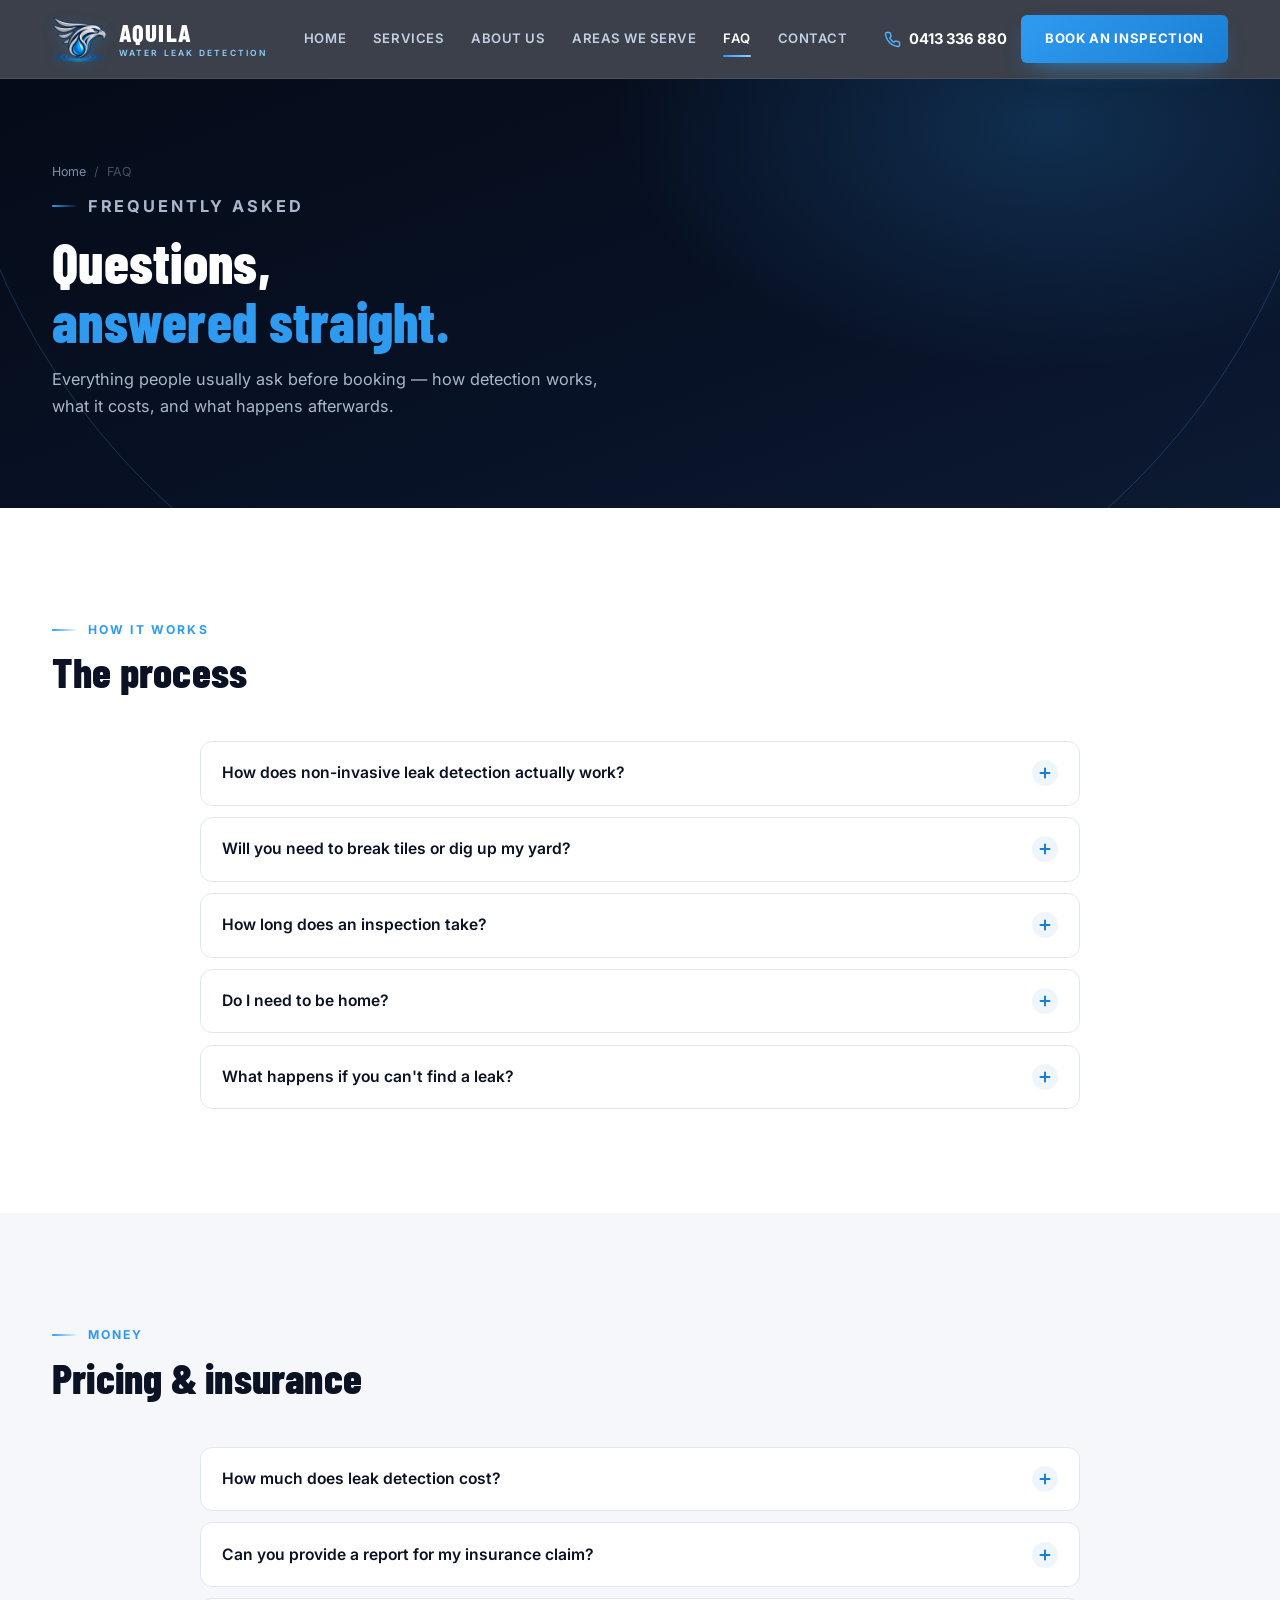
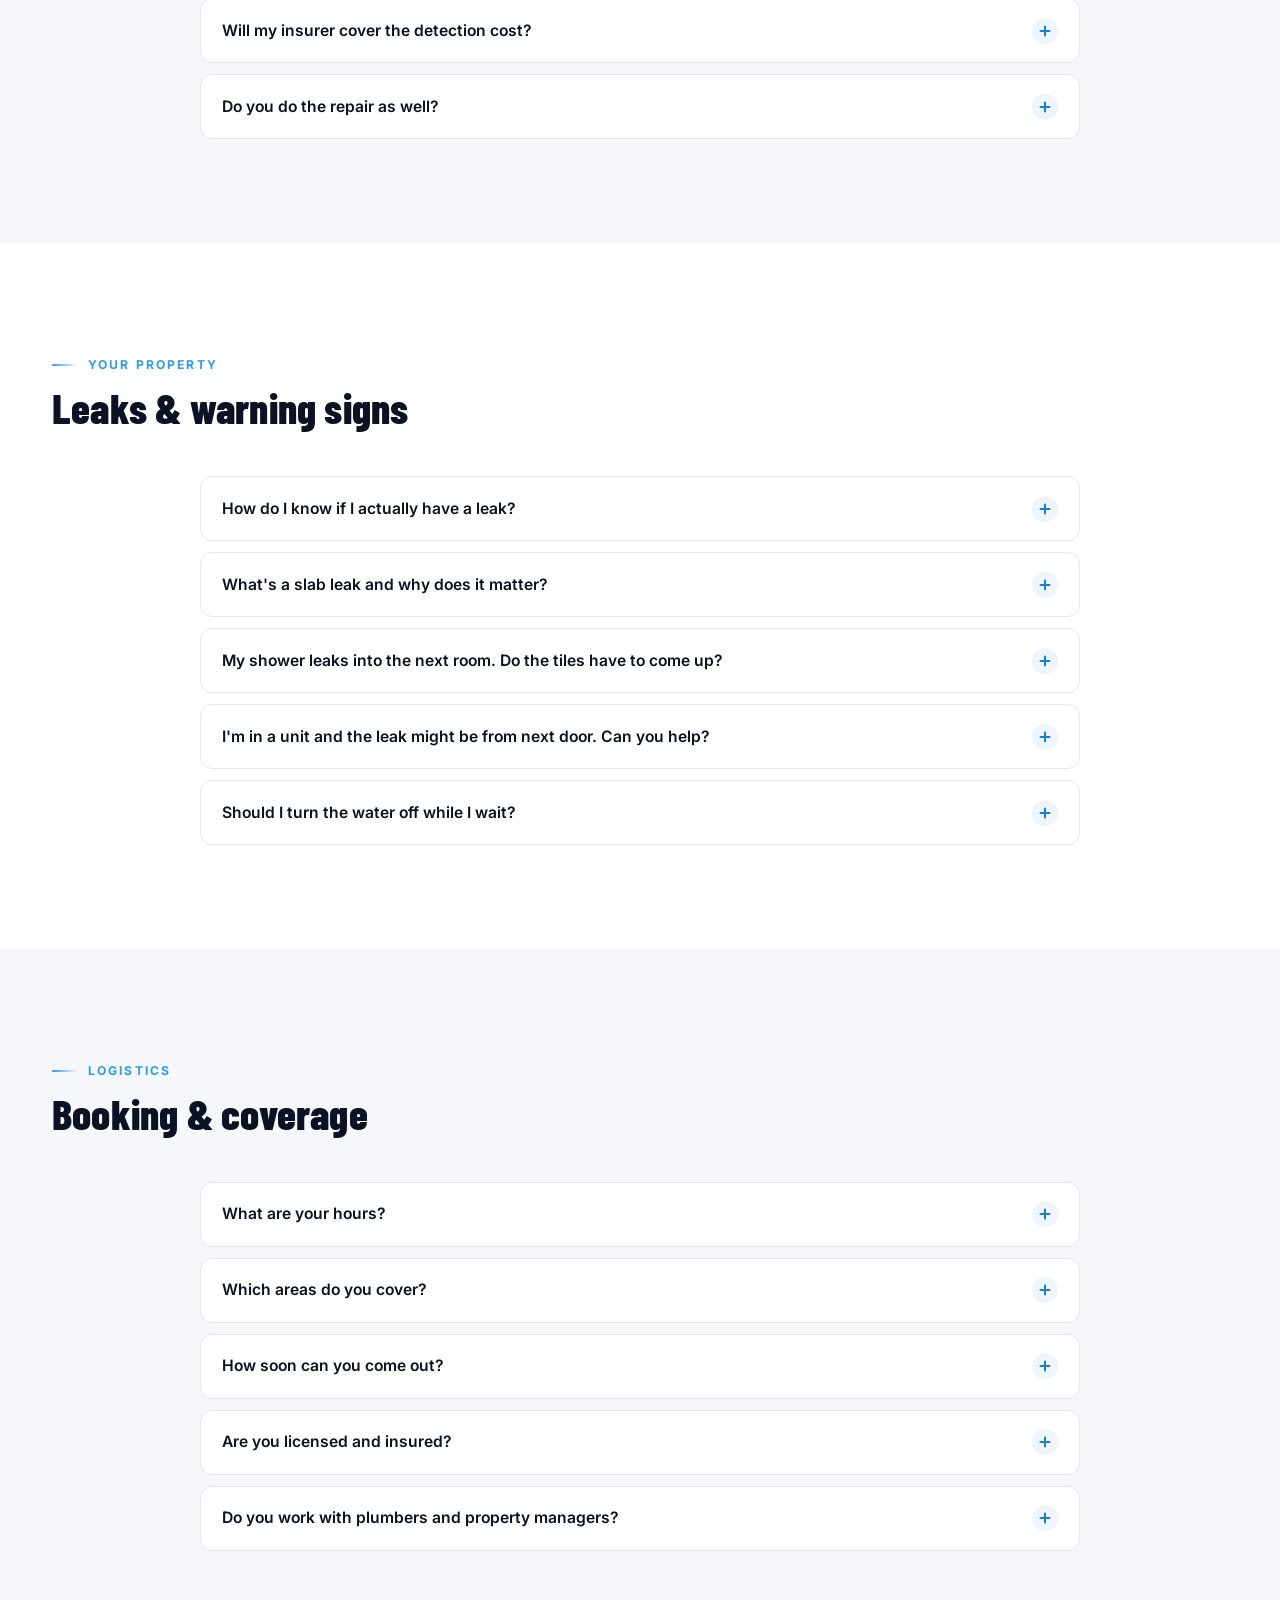
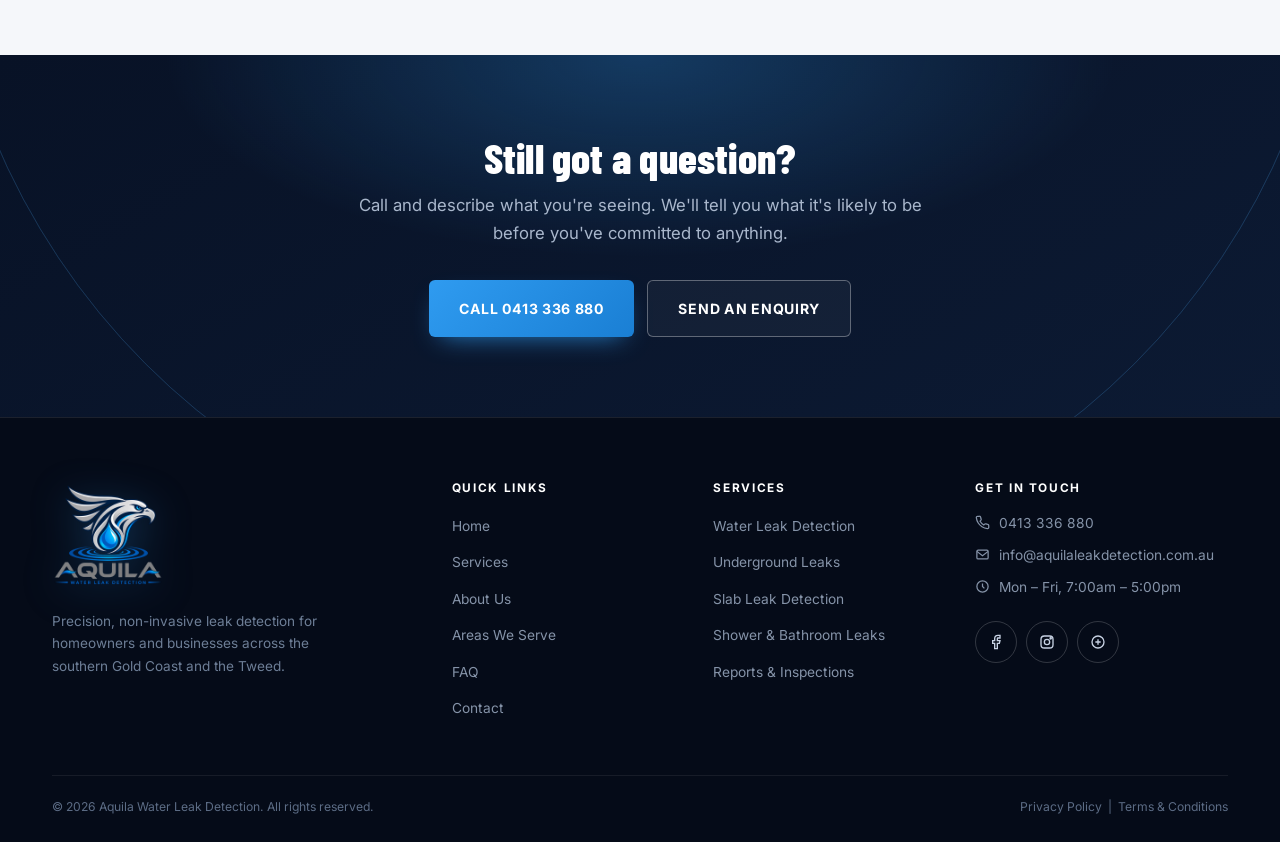
<file: faq.html>
<!DOCTYPE html>
<html lang="en-AU">
<head>
<meta charset="UTF-8">
<meta name="viewport" content="width=device-width, initial-scale=1, viewport-fit=cover">
<meta name="theme-color" content="#050b18">
<title>Frequently Asked Questions | Aquila Water Leak Detection</title>
<meta name="description" content="Common questions about non-invasive leak detection — how it works, what it costs, insurance reports, slab and shower leaks, and our service area.">
<link rel="icon" href="assets/img/logo-mark.png">
<link rel="preconnect" href="https://fonts.googleapis.com">
<link rel="preconnect" href="https://fonts.gstatic.com" crossorigin>
<link href="https://fonts.googleapis.com/css2?family=Barlow+Condensed:wght@600;700;800&family=Inter:wght@400;500;600;700&display=swap" rel="stylesheet">
<link rel="stylesheet" href="assets/css/style.css">
</head>
<body>

<div class="scroll-progress" aria-hidden="true"></div>

<header class="site-header">
  <div class="header-inner">
    <a href="index.html" class="logo" aria-label="Aquila Water Leak Detection — home">
      <img class="logo-mark" src="assets/img/logo-mark.png" alt="" width="520" height="432">
      <span class="logotext"><span class="name">AQUILA</span><span class="tag">WATER LEAK DETECTION</span></span>
    </a>
    <nav class="main-nav" aria-label="Primary">
      <a href="index.html">Home</a>
      <a href="services.html">Services</a>
      <a href="about.html">About Us</a>
      <a href="areas.html">Areas We Serve</a>
      <a href="faq.html" aria-current="page">FAQ</a>
      <a href="contact.html">Contact</a>
    </nav>
    <div class="header-right">
      <a href="tel:0413336880" class="phone-chip">
        <svg width="17" height="17" viewBox="0 0 24 24" fill="none" stroke="#54b3ff" stroke-width="2" stroke-linecap="round" stroke-linejoin="round"><path d="M22 16.92v3a2 2 0 0 1-2.18 2 19.79 19.79 0 0 1-8.63-3.07 19.5 19.5 0 0 1-6-6 19.79 19.79 0 0 1-3.07-8.67A2 2 0 0 1 4.11 2h3a2 2 0 0 1 2 1.72c.13.96.36 1.9.7 2.81a2 2 0 0 1-.45 2.11L8.09 9.91a16 16 0 0 0 6 6l1.27-1.27a2 2 0 0 1 2.11-.45c.9.34 1.85.57 2.81.7A2 2 0 0 1 22 16.92z"/></svg>
        <span>0413 336 880</span>
      </a>
      <a href="contact.html" class="btn btn-primary">Book an Inspection</a>
      <button class="nav-toggle" aria-label="Open menu" aria-expanded="false" aria-controls="mobileDrawer"><span></span></button>
    </div>
  </div>
</header>

<div class="mobile-drawer" id="mobileDrawer" aria-hidden="true">
  <nav aria-label="Mobile">
    <a href="index.html">Home <svg width="18" height="18" viewBox="0 0 24 24" fill="none" stroke="currentColor" stroke-width="2"><path d="M5 12h14M13 6l6 6-6 6"/></svg></a>
    <a href="services.html">Services <svg width="18" height="18" viewBox="0 0 24 24" fill="none" stroke="currentColor" stroke-width="2"><path d="M5 12h14M13 6l6 6-6 6"/></svg></a>
    <a href="about.html">About Us <svg width="18" height="18" viewBox="0 0 24 24" fill="none" stroke="currentColor" stroke-width="2"><path d="M5 12h14M13 6l6 6-6 6"/></svg></a>
    <a href="areas.html">Areas We Serve <svg width="18" height="18" viewBox="0 0 24 24" fill="none" stroke="currentColor" stroke-width="2"><path d="M5 12h14M13 6l6 6-6 6"/></svg></a>
    <a href="faq.html" aria-current="page">FAQ <svg width="18" height="18" viewBox="0 0 24 24" fill="none" stroke="currentColor" stroke-width="2"><path d="M5 12h14M13 6l6 6-6 6"/></svg></a>
    <a href="contact.html">Contact <svg width="18" height="18" viewBox="0 0 24 24" fill="none" stroke="currentColor" stroke-width="2"><path d="M5 12h14M13 6l6 6-6 6"/></svg></a>
  </nav>
  <div class="drawer-foot">
    <a href="tel:0413336880" class="btn btn-primary btn-lg btn-block">Call 0413 336 880</a>
    <a href="contact.html" class="btn btn-outline btn-lg btn-block">Book an Inspection</a>
    <div class="drawer-meta"><span>Mon – Fri, 7:00am – 5:00pm</span><span>Gold Coast &amp; Tweed</span></div>
  </div>
</div>

<main>

<section class="page-hero">
  <div class="hero-rings" aria-hidden="true"><span></span><span></span><span></span></div>
  <div class="wrap">
    <div class="crumbs reveal"><a href="index.html">Home</a><span>/</span><span>FAQ</span></div>
    <p class="eyebrow reveal">Frequently Asked</p>
    <h1 class="reveal" data-d="1">Questions,<br><span class="accent">answered straight.</span></h1>
    <p class="reveal" data-d="2">Everything people usually ask before booking — how detection works, what it costs, and what happens afterwards.</p>
  </div>
</section>

<!-- ===== THE PROCESS ===== -->
<section class="section">
  <div class="wrap">
    <div class="section-head"><div class="reveal">
      <p class="eyebrow">How It Works</p>
      <h2>The process</h2>
    </div></div>
    <div class="faq">
      <div class="faq-item reveal">
        <button class="faq-q" aria-expanded="false">How does non-invasive leak detection actually work?<span class="faq-icon" aria-hidden="true"></span></button>
        <div class="faq-a"><p>We combine acoustic listening equipment, thermal imaging, moisture meters and pressure testing. Each method rules areas in or out — acoustic gear hears water escaping under pressure, thermal imaging shows where it's travelling, moisture readings trace the wettest path, and pressure testing confirms which line is at fault. By the time we mark a spot, several independent methods agree on it.</p></div>
      </div>
      <div class="faq-item reveal" data-d="1">
        <button class="faq-q" aria-expanded="false">Will you need to break tiles or dig up my yard?<span class="faq-icon" aria-hidden="true"></span></button>
        <div class="faq-a"><p>Detection itself is non-invasive — that's the entire point. The repair that follows may need access, but because we pinpoint the location first, that access is small and targeted rather than exploratory. The difference is usually one neat cut instead of a trench.</p></div>
      </div>
      <div class="faq-item reveal" data-d="2">
        <button class="faq-q" aria-expanded="false">How long does an inspection take?<span class="faq-icon" aria-hidden="true"></span></button>
        <div class="faq-a"><p>Most residential inspections are done in a single visit. Larger properties, buried water mains and complex slab leaks can take longer. We'll give you a realistic time frame when you book rather than an optimistic one.</p></div>
      </div>
      <div class="faq-item reveal" data-d="3">
        <button class="faq-q" aria-expanded="false">Do I need to be home?<span class="faq-icon" aria-hidden="true"></span></button>
        <div class="faq-a"><p>Ideally yes, at least at the start — you know the property and what you've been noticing, and that context genuinely helps. If you can't be there, we can arrange access with an agent or tenant and walk you through the findings afterwards.</p></div>
      </div>
      <div class="faq-item reveal" data-d="4">
        <button class="faq-q" aria-expanded="false">What happens if you can't find a leak?<span class="faq-icon" aria-hidden="true"></span></button>
        <div class="faq-a"><p>Sometimes the answer is that there isn't a leak — the moisture is condensation, ground water, or a roof and guttering issue rather than plumbing. We'll tell you that plainly. Ruling a leak out with evidence is a legitimate result, and it's a lot cheaper than a plumber opening walls on a hunch.</p></div>
      </div>
    </div>
  </div>
</section>

<!-- ===== COSTS ===== -->
<section class="section bg-paper">
  <div class="wrap">
    <div class="section-head"><div class="reveal">
      <p class="eyebrow">Money</p>
      <h2>Pricing &amp; insurance</h2>
    </div></div>
    <div class="faq">
      <div class="faq-item reveal">
        <button class="faq-q" aria-expanded="false">How much does leak detection cost?<span class="faq-icon" aria-hidden="true"></span></button>
        <div class="faq-a"><p>It depends on the property and what's involved — a single bathroom is a different job to a buried main across an acreage block. We quote up front, before we come out, so you know the cost before committing. No hidden extras added afterwards.</p></div>
      </div>
      <div class="faq-item reveal" data-d="1">
        <button class="faq-q" aria-expanded="false">Can you provide a report for my insurance claim?<span class="faq-icon" aria-hidden="true"></span></button>
        <div class="faq-a"><p>Yes. We provide detailed written reports with photos, thermal images and a cause-of-damage assessment, prepared for insurers, real estate agents and body corporates. Tell us it's for a claim when you book so we document everything the assessor will want.</p></div>
      </div>
      <div class="faq-item reveal" data-d="2">
        <button class="faq-q" aria-expanded="false">Will my insurer cover the detection cost?<span class="faq-icon" aria-hidden="true"></span></button>
        <div class="faq-a"><p>Many home policies include cover for locating a leak as part of a water damage claim, but it varies by policy and insurer. Check your PDS or ask your insurer directly before booking — we can't tell you what your policy covers, but we can give you the documentation to claim it.</p></div>
      </div>
      <div class="faq-item reveal" data-d="3">
        <button class="faq-q" aria-expanded="false">Do you do the repair as well?<span class="faq-icon" aria-hidden="true"></span></button>
        <div class="faq-a"><p>Our specialty is detection. We locate the leak precisely and hand you and your plumber everything needed to fix it properly — including talking them through the findings if that helps. Keeping detection separate also means we've got no incentive to find a leak that isn't there.</p></div>
      </div>
    </div>
  </div>
</section>

<!-- ===== LEAKS ===== -->
<section class="section">
  <div class="wrap">
    <div class="section-head"><div class="reveal">
      <p class="eyebrow">Your Property</p>
      <h2>Leaks &amp; warning signs</h2>
    </div></div>
    <div class="faq">
      <div class="faq-item reveal">
        <button class="faq-q" aria-expanded="false">How do I know if I actually have a leak?<span class="faq-icon" aria-hidden="true"></span></button>
        <div class="faq-a"><p>Turn off every tap and water-using appliance, then watch your water meter. If the dial still moves, water is escaping somewhere. Other common signs: an unexplained bill spike, damp patches or bubbling paint, mould returning after cleaning, the sound of running water with everything off, warm spots on the floor, or pooling water outside when it hasn't rained.</p></div>
      </div>
      <div class="faq-item reveal" data-d="1">
        <button class="faq-q" aria-expanded="false">What's a slab leak and why does it matter?<span class="faq-icon" aria-hidden="true"></span></button>
        <div class="faq-a"><p>It's a leak in the plumbing running beneath a concrete slab. It matters because the water has nowhere obvious to go, so it saturates the ground under your foundation and works its way up through the slab. Left long enough it causes movement, cracking and floor damage — and the water bill climbs the whole time.</p></div>
      </div>
      <div class="faq-item reveal" data-d="2">
        <button class="faq-q" aria-expanded="false">My shower leaks into the next room. Do the tiles have to come up?<span class="faq-icon" aria-hidden="true"></span></button>
        <div class="faq-a"><p>Usually not, at least not to diagnose it. We test the shower base, the waste and the supply lines separately to identify which one is failing. Sometimes the fix is regrouting or resealing; sometimes it's the waterproofing membrane. Knowing which before anyone starts demolishing is what saves the money.</p></div>
      </div>
      <div class="faq-item reveal" data-d="3">
        <button class="faq-q" aria-expanded="false">I'm in a unit and the leak might be from next door. Can you help?<span class="faq-icon" aria-hidden="true"></span></button>
        <div class="faq-a"><p>Yes — this is one of the most common jobs we do. In stacked apartments the wet ceiling is rarely below the failing pipe. We can establish where the water is actually coming from and provide an independent written report, which is usually what settles the question with the body corporate.</p></div>
      </div>
      <div class="faq-item reveal" data-d="4">
        <button class="faq-q" aria-expanded="false">Should I turn the water off while I wait?<span class="faq-icon" aria-hidden="true"></span></button>
        <div class="faq-a"><p>If water is actively flowing and causing damage, yes — shut off at the meter and call a plumber for the emergency. For a slow hidden leak, leave it on. We need the system pressurised to find it, and turning it off for days beforehand doesn't help us.</p></div>
      </div>
    </div>
  </div>
</section>

<!-- ===== BOOKING ===== -->
<section class="section bg-paper">
  <div class="wrap">
    <div class="section-head"><div class="reveal">
      <p class="eyebrow">Logistics</p>
      <h2>Booking &amp; coverage</h2>
    </div></div>
    <div class="faq">
      <div class="faq-item reveal">
        <button class="faq-q" aria-expanded="false">What are your hours?<span class="faq-icon" aria-hidden="true"></span></button>
        <div class="faq-a"><p>We take bookings Monday to Friday, 7:00am to 5:00pm. Send an enquiry through the form any time and we'll come back to you on the next business day.</p></div>
      </div>
      <div class="faq-item reveal" data-d="1">
        <button class="faq-q" aria-expanded="false">Which areas do you cover?<span class="faq-icon" aria-hidden="true"></span></button>
        <div class="faq-a"><p>Twenty suburbs across the southern Gold Coast and the Tweed, from Broadbeach Waters down to Pottsville, plus Mudgeeraba, Terranora and Murwillumbah inland. The <a href="areas.html">coverage map</a> lets you search your suburb or postcode. If you're just outside it, call anyway — it's our standard coverage, not a hard boundary.</p></div>
      </div>
      <div class="faq-item reveal" data-d="2">
        <button class="faq-q" aria-expanded="false">How soon can you come out?<span class="faq-icon" aria-hidden="true"></span></button>
        <div class="faq-a"><p>It varies week to week, but we don't leave people waiting a fortnight. Call and we'll tell you the earliest realistic slot.</p></div>
      </div>
      <div class="faq-item reveal" data-d="3">
        <button class="faq-q" aria-expanded="false">Are you licensed and insured?<span class="faq-icon" aria-hidden="true"></span></button>
        <div class="faq-a"><p>Yes. We carry public liability and professional indemnity cover, and hold the licensing required in both Queensland and New South Wales — our service area crosses the border, so both matter.</p></div>
      </div>
      <div class="faq-item reveal" data-d="4">
        <button class="faq-q" aria-expanded="false">Do you work with plumbers and property managers?<span class="faq-icon" aria-hidden="true"></span></button>
        <div class="faq-a"><p>Regularly. Plumbers call us in for the detection and get on with the repair; property managers and strata committees use us for independent findings when there's a dispute about where a leak is coming from.</p></div>
      </div>
    </div>
  </div>
</section>

<section class="cta-band">
  <div class="hero-rings" aria-hidden="true"><span></span><span></span><span></span></div>
  <div class="wrap">
    <h2 class="reveal">Still got a question?</h2>
    <p class="reveal" data-d="1">Call and describe what you're seeing. We'll tell you what it's likely to be before you've committed to anything.</p>
    <div class="cta-actions reveal" data-d="2">
      <a href="tel:0413336880" class="btn btn-primary btn-lg">Call 0413 336 880</a>
      <a href="contact.html" class="btn btn-outline btn-lg">Send an Enquiry</a>
    </div>
  </div>
</section>

</main>

<footer class="site-footer">
  <div class="wrap">
    <div class="footer-grid">
      <div class="footer-brand">
        <a href="index.html"><img class="footer-logo" src="assets/img/logo-full.png" alt="Aquila Water Leak Detection" width="500" height="500" loading="lazy"></a>
        <p>Precision, non-invasive leak detection for homeowners and businesses across the southern Gold Coast and the Tweed.</p>
      </div>
      <div>
        <h3>Quick Links</h3>
        <ul>
          <li><a href="index.html">Home</a></li>
          <li><a href="services.html">Services</a></li>
          <li><a href="about.html">About Us</a></li>
          <li><a href="areas.html">Areas We Serve</a></li>
          <li><a href="faq.html">FAQ</a></li>
          <li><a href="contact.html">Contact</a></li>
        </ul>
      </div>
      <div>
        <h3>Services</h3>
        <ul>
          <li><a href="services.html#water-leak-detection">Water Leak Detection</a></li>
          <li><a href="services.html#underground-leaks">Underground Leaks</a></li>
          <li><a href="services.html#slab-leak-detection">Slab Leak Detection</a></li>
          <li><a href="services.html#shower-bathroom-leaks">Shower &amp; Bathroom Leaks</a></li>
          <li><a href="services.html#reports-inspections">Reports &amp; Inspections</a></li>
        </ul>
      </div>
      <div class="footer-social">
        <h3>Get In Touch</h3>
        <div class="footer-contact">
          <a href="tel:0413336880"><svg width="15" height="15" viewBox="0 0 24 24" fill="none" stroke="currentColor" stroke-width="2" style="margin-top:3px;flex-shrink:0"><path d="M22 16.92v3a2 2 0 0 1-2.18 2 19.79 19.79 0 0 1-8.63-3.07 19.5 19.5 0 0 1-6-6 19.79 19.79 0 0 1-3.07-8.67A2 2 0 0 1 4.11 2h3a2 2 0 0 1 2 1.72c.13.96.36 1.9.7 2.81a2 2 0 0 1-.45 2.11L8.09 9.91a16 16 0 0 0 6 6l1.27-1.27a2 2 0 0 1 2.11-.45c.9.34 1.85.57 2.81.7A2 2 0 0 1 22 16.92z"/></svg>0413 336 880</a>
          <a href="mailto:info@aquilaleakdetection.com.au"><svg width="15" height="15" viewBox="0 0 24 24" fill="none" stroke="currentColor" stroke-width="2" style="margin-top:3px;flex-shrink:0"><rect x="3" y="5" width="18" height="14" rx="2"/><path d="M3 7l9 7 9-7"/></svg>info@aquilaleakdetection.com.au</a>
          <span><svg width="15" height="15" viewBox="0 0 24 24" fill="none" stroke="currentColor" stroke-width="2" style="margin-top:3px;flex-shrink:0"><circle cx="12" cy="12" r="9"/><path d="M12 7v5l3 3"/></svg>Mon – Fri, 7:00am – 5:00pm</span>
        </div>
        <div class="social-row">
          <a href="#" aria-label="Facebook"><svg width="16" height="16" viewBox="0 0 24 24" fill="none" stroke="#c7d2e3" stroke-width="2"><path d="M18 2h-3a5 5 0 0 0-5 5v3H7v4h3v8h4v-8h3l1-4h-4V7a1 1 0 0 1 1-1h3z"/></svg></a>
          <a href="#" aria-label="Instagram"><svg width="16" height="16" viewBox="0 0 24 24" fill="none" stroke="#c7d2e3" stroke-width="2"><rect x="3" y="3" width="18" height="18" rx="5"/><circle cx="12" cy="12" r="4"/><circle cx="17.5" cy="6.5" r="1"/></svg></a>
          <a href="#" aria-label="Google Business Profile"><svg width="16" height="16" viewBox="0 0 24 24" fill="none" stroke="#c7d2e3" stroke-width="2"><circle cx="12" cy="12" r="9"/><path d="M8 12h8M12 8v8"/></svg></a>
        </div>
      </div>
    </div>
    <div class="footer-bottom">
      <span>&copy; <span data-year>2026</span> Aquila Water Leak Detection. All rights reserved.</span>
      <span><a href="privacy.html">Privacy Policy</a> &nbsp;|&nbsp; <a href="terms.html">Terms &amp; Conditions</a></span>
    </div>
  </div>
</footer>

<button class="to-top" aria-label="Back to top">
  <svg width="18" height="18" viewBox="0 0 24 24" fill="none" stroke="currentColor" stroke-width="2.5"><path d="M12 19V5M5 12l7-7 7 7"/></svg>
</button>

<div class="mobile-bar">
  <a class="call" href="tel:0413336880"><svg width="16" height="16" viewBox="0 0 24 24" fill="none" stroke="currentColor" stroke-width="2"><path d="M22 16.92v3a2 2 0 0 1-2.18 2 19.79 19.79 0 0 1-8.63-3.07 19.5 19.5 0 0 1-6-6 19.79 19.79 0 0 1-3.07-8.67A2 2 0 0 1 4.11 2h3a2 2 0 0 1 2 1.72c.13.96.36 1.9.7 2.81a2 2 0 0 1-.45 2.11L8.09 9.91a16 16 0 0 0 6 6l1.27-1.27a2 2 0 0 1 2.11-.45c.9.34 1.85.57 2.81.7A2 2 0 0 1 22 16.92z"/></svg>Call Now</a>
  <a class="book" href="contact.html"><svg width="16" height="16" viewBox="0 0 24 24" fill="none" stroke="currentColor" stroke-width="2"><rect x="3" y="4" width="18" height="18" rx="2"/><path d="M16 2v4M8 2v4M3 10h18"/></svg>Book</a>
</div>

<script src="assets/js/main.js"></script>
</body>
</html>
</file>
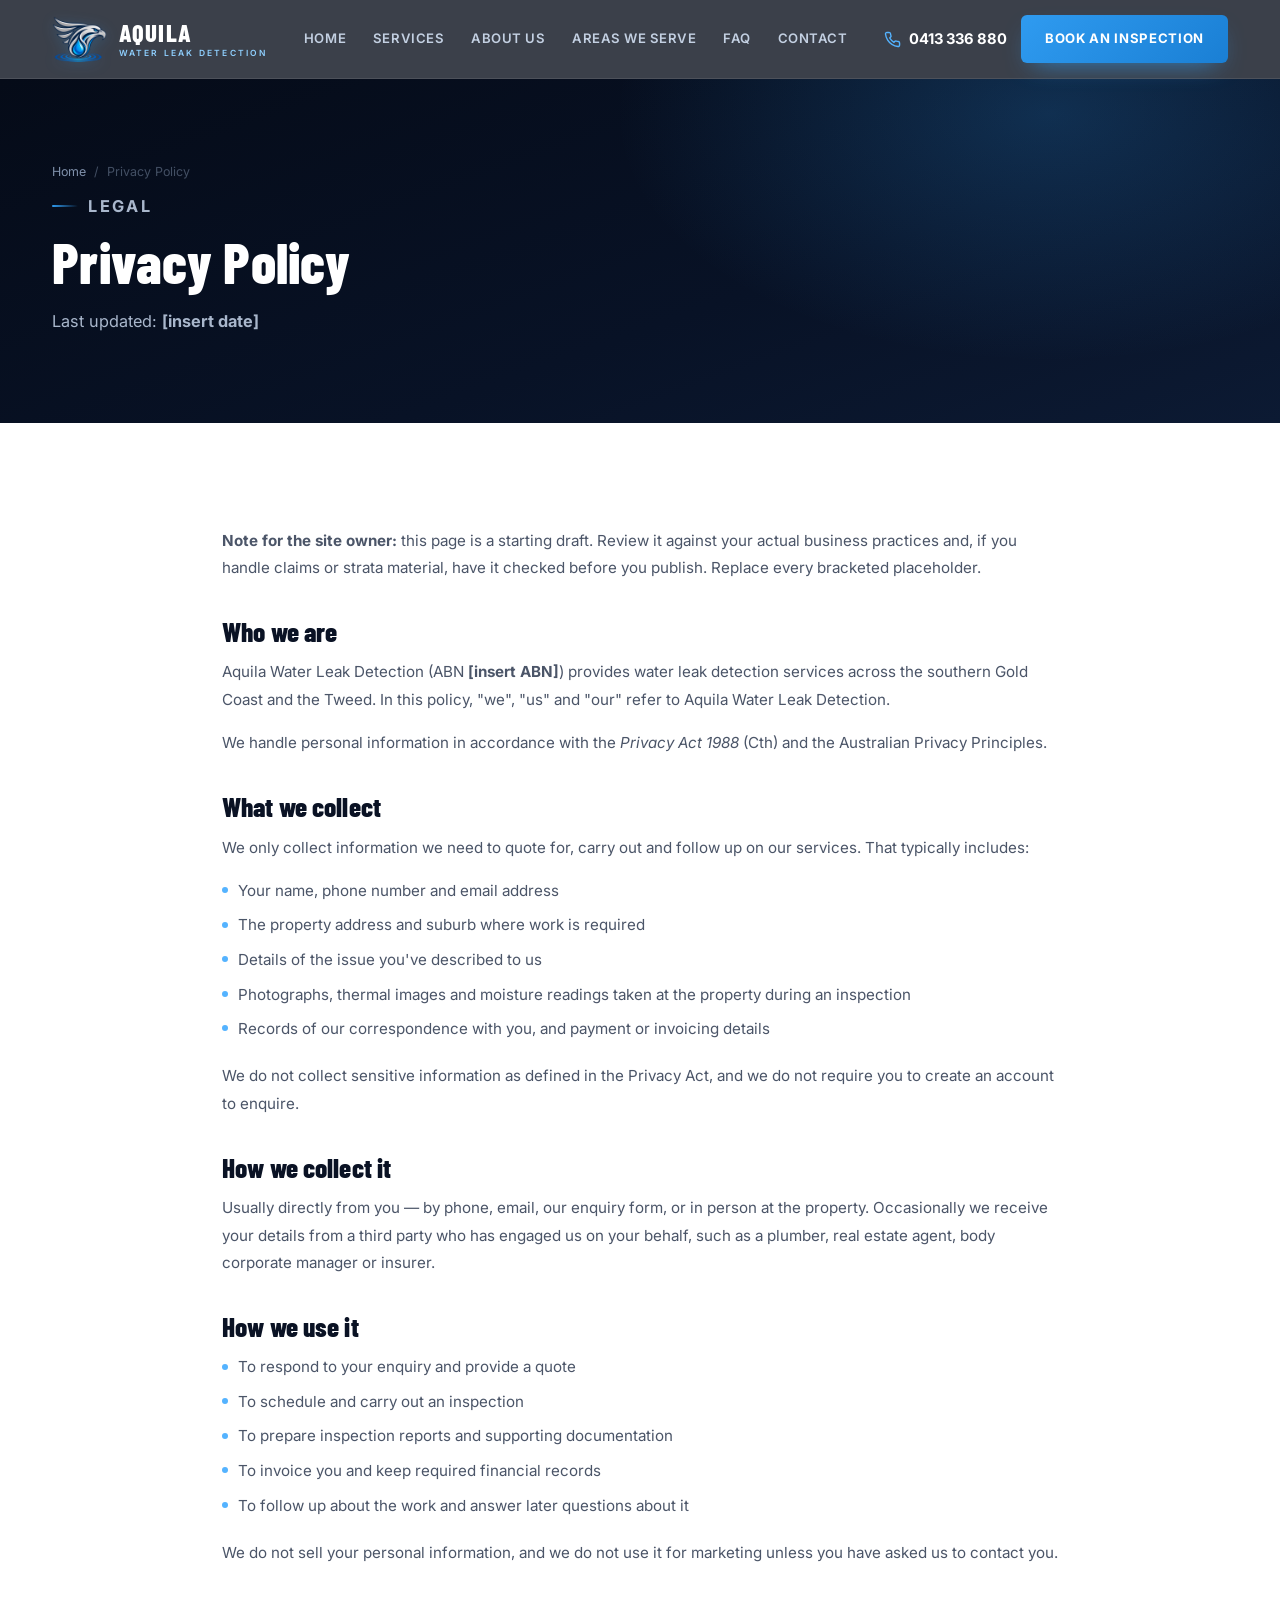
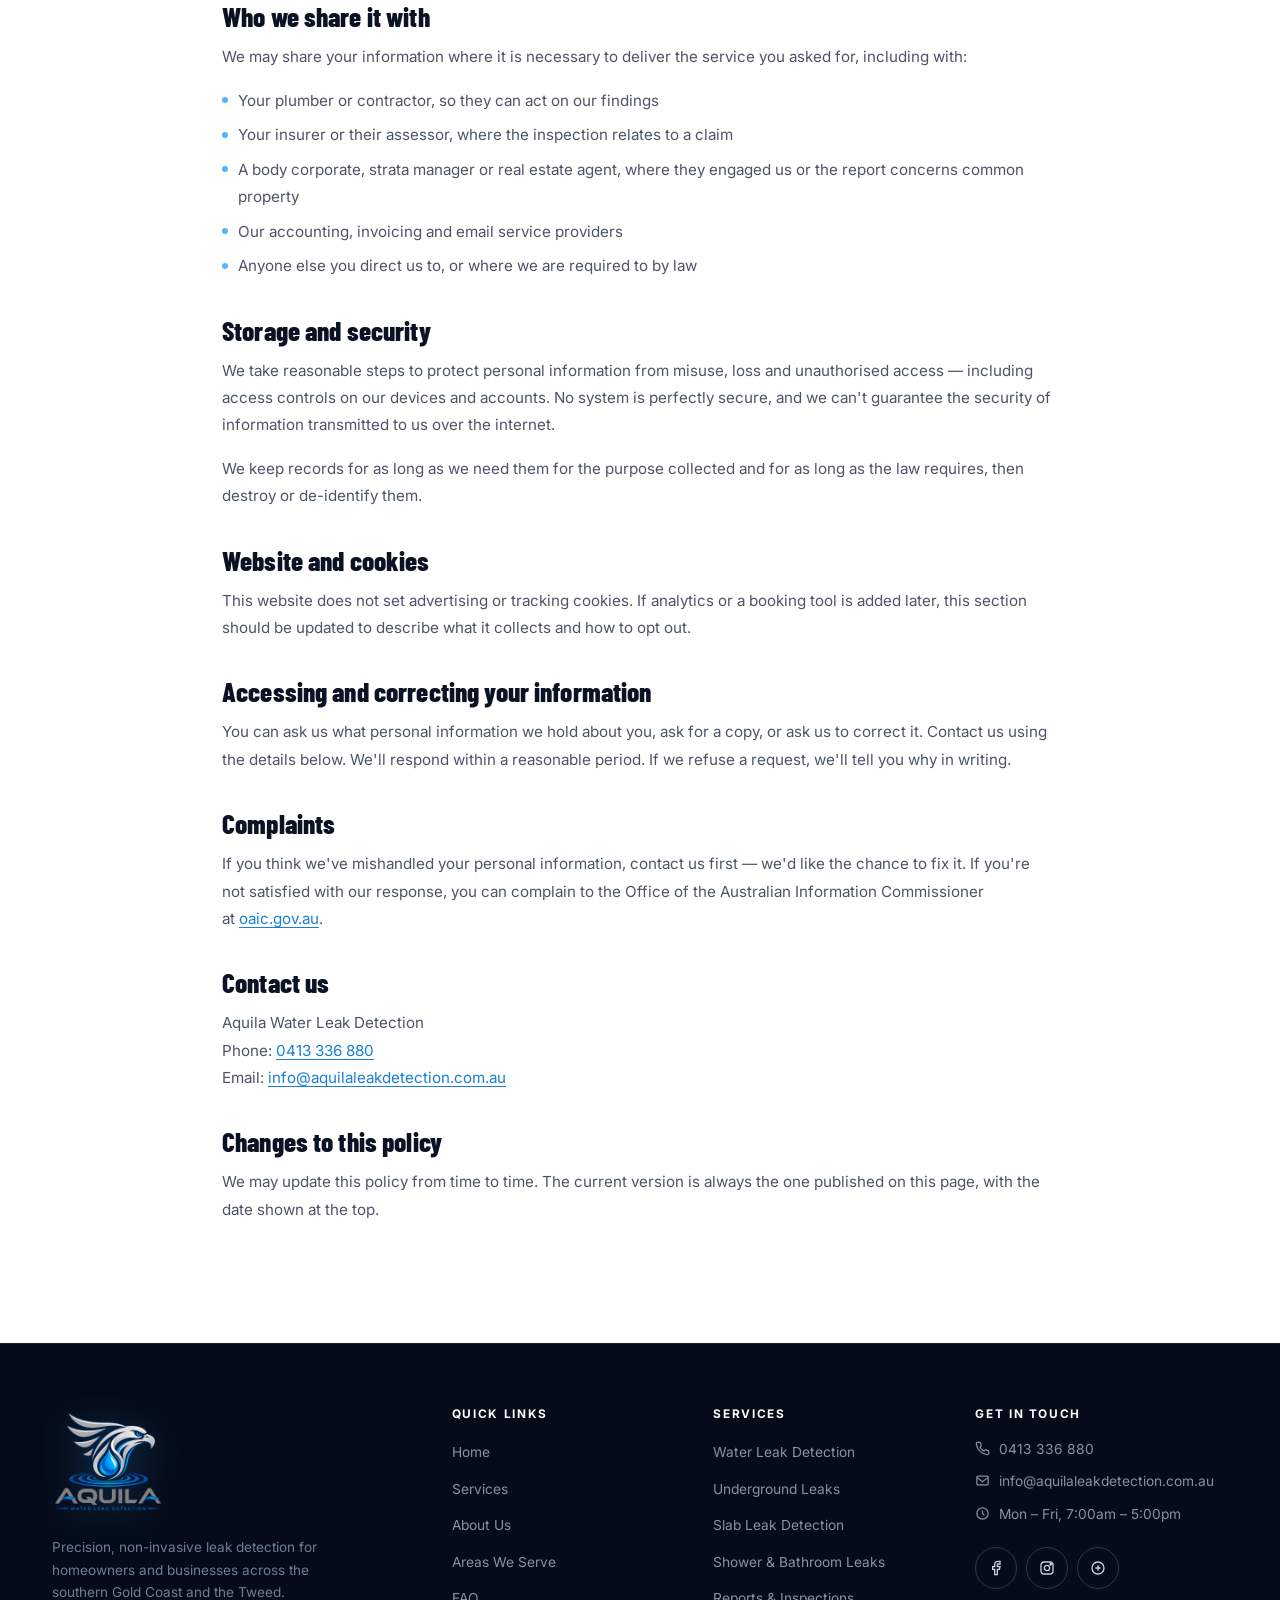
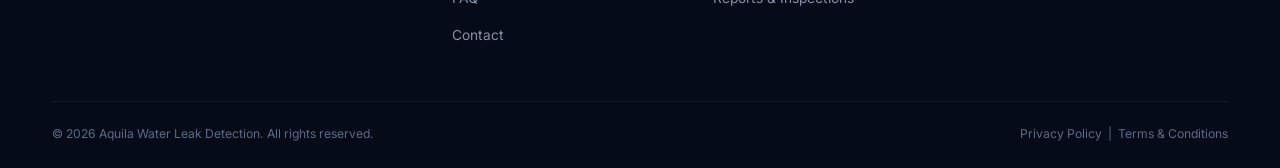
<file: privacy.html>
<!DOCTYPE html>
<html lang="en-AU">
<head>
<meta charset="UTF-8">
<meta name="viewport" content="width=device-width, initial-scale=1, viewport-fit=cover">
<meta name="theme-color" content="#050b18">
<title>Privacy Policy | Aquila Water Leak Detection</title>
<meta name="description" content="How Aquila Water Leak Detection collects, uses and protects your personal information.">
<meta name="robots" content="noindex">
<link rel="icon" href="assets/img/logo-mark.png">
<link rel="preconnect" href="https://fonts.googleapis.com">
<link rel="preconnect" href="https://fonts.gstatic.com" crossorigin>
<link href="https://fonts.googleapis.com/css2?family=Barlow+Condensed:wght@600;700;800&family=Inter:wght@400;500;600;700&display=swap" rel="stylesheet">
<link rel="stylesheet" href="assets/css/style.css">
</head>
<body>

<div class="scroll-progress" aria-hidden="true"></div>

<header class="site-header">
  <div class="header-inner">
    <a href="index.html" class="logo" aria-label="Aquila Water Leak Detection — home">
      <img class="logo-mark" src="assets/img/logo-mark.png" alt="" width="520" height="432">
      <span class="logotext"><span class="name">AQUILA</span><span class="tag">WATER LEAK DETECTION</span></span>
    </a>
    <nav class="main-nav" aria-label="Primary">
      <a href="index.html">Home</a>
      <a href="services.html">Services</a>
      <a href="about.html">About Us</a>
      <a href="areas.html">Areas We Serve</a>
      <a href="faq.html">FAQ</a>
      <a href="contact.html">Contact</a>
    </nav>
    <div class="header-right">
      <a href="tel:0413336880" class="phone-chip">
        <svg width="17" height="17" viewBox="0 0 24 24" fill="none" stroke="#54b3ff" stroke-width="2" stroke-linecap="round" stroke-linejoin="round"><path d="M22 16.92v3a2 2 0 0 1-2.18 2 19.79 19.79 0 0 1-8.63-3.07 19.5 19.5 0 0 1-6-6 19.79 19.79 0 0 1-3.07-8.67A2 2 0 0 1 4.11 2h3a2 2 0 0 1 2 1.72c.13.96.36 1.9.7 2.81a2 2 0 0 1-.45 2.11L8.09 9.91a16 16 0 0 0 6 6l1.27-1.27a2 2 0 0 1 2.11-.45c.9.34 1.85.57 2.81.7A2 2 0 0 1 22 16.92z"/></svg>
        <span>0413 336 880</span>
      </a>
      <a href="contact.html" class="btn btn-primary">Book an Inspection</a>
      <button class="nav-toggle" aria-label="Open menu" aria-expanded="false" aria-controls="mobileDrawer"><span></span></button>
    </div>
  </div>
</header>

<div class="mobile-drawer" id="mobileDrawer" aria-hidden="true">
  <nav aria-label="Mobile">
    <a href="index.html">Home <svg width="18" height="18" viewBox="0 0 24 24" fill="none" stroke="currentColor" stroke-width="2"><path d="M5 12h14M13 6l6 6-6 6"/></svg></a>
    <a href="services.html">Services <svg width="18" height="18" viewBox="0 0 24 24" fill="none" stroke="currentColor" stroke-width="2"><path d="M5 12h14M13 6l6 6-6 6"/></svg></a>
    <a href="about.html">About Us <svg width="18" height="18" viewBox="0 0 24 24" fill="none" stroke="currentColor" stroke-width="2"><path d="M5 12h14M13 6l6 6-6 6"/></svg></a>
    <a href="areas.html">Areas We Serve <svg width="18" height="18" viewBox="0 0 24 24" fill="none" stroke="currentColor" stroke-width="2"><path d="M5 12h14M13 6l6 6-6 6"/></svg></a>
    <a href="faq.html">FAQ <svg width="18" height="18" viewBox="0 0 24 24" fill="none" stroke="currentColor" stroke-width="2"><path d="M5 12h14M13 6l6 6-6 6"/></svg></a>
    <a href="contact.html">Contact <svg width="18" height="18" viewBox="0 0 24 24" fill="none" stroke="currentColor" stroke-width="2"><path d="M5 12h14M13 6l6 6-6 6"/></svg></a>
  </nav>
  <div class="drawer-foot">
    <a href="tel:0413336880" class="btn btn-primary btn-lg btn-block">Call 0413 336 880</a>
    <a href="contact.html" class="btn btn-outline btn-lg btn-block">Book an Inspection</a>
    <div class="drawer-meta"><span>Mon – Fri, 7:00am – 5:00pm</span><span>Gold Coast &amp; Tweed</span></div>
  </div>
</div>

<main>

<section class="page-hero">
  <div class="wrap">
    <div class="crumbs reveal"><a href="index.html">Home</a><span>/</span><span>Privacy Policy</span></div>
    <p class="eyebrow reveal">Legal</p>
    <h1 class="reveal" data-d="1">Privacy Policy</h1>
    <p class="reveal" data-d="2">Last updated: <strong>[insert date]</strong></p>
  </div>
</section>

<section class="section">
  <div class="wrap">
    <div class="prose reveal">
      <p><strong>Note for the site owner:</strong> this page is a starting draft. Review it against your actual business practices and, if you handle claims or strata material, have it checked before you publish. Replace every bracketed placeholder.</p>

      <h2>Who we are</h2>
      <p>Aquila Water Leak Detection (ABN <strong>[insert ABN]</strong>) provides water leak detection services across the southern Gold Coast and the Tweed. In this policy, "we", "us" and "our" refer to Aquila Water Leak Detection.</p>
      <p>We handle personal information in accordance with the <em>Privacy Act 1988</em> (Cth) and the Australian Privacy Principles.</p>

      <h2>What we collect</h2>
      <p>We only collect information we need to quote for, carry out and follow up on our services. That typically includes:</p>
      <ul>
        <li>Your name, phone number and email address</li>
        <li>The property address and suburb where work is required</li>
        <li>Details of the issue you've described to us</li>
        <li>Photographs, thermal images and moisture readings taken at the property during an inspection</li>
        <li>Records of our correspondence with you, and payment or invoicing details</li>
      </ul>
      <p>We do not collect sensitive information as defined in the Privacy Act, and we do not require you to create an account to enquire.</p>

      <h2>How we collect it</h2>
      <p>Usually directly from you — by phone, email, our enquiry form, or in person at the property. Occasionally we receive your details from a third party who has engaged us on your behalf, such as a plumber, real estate agent, body corporate manager or insurer.</p>

      <h2>How we use it</h2>
      <ul>
        <li>To respond to your enquiry and provide a quote</li>
        <li>To schedule and carry out an inspection</li>
        <li>To prepare inspection reports and supporting documentation</li>
        <li>To invoice you and keep required financial records</li>
        <li>To follow up about the work and answer later questions about it</li>
      </ul>
      <p>We do not sell your personal information, and we do not use it for marketing unless you have asked us to contact you.</p>

      <h2>Who we share it with</h2>
      <p>We may share your information where it is necessary to deliver the service you asked for, including with:</p>
      <ul>
        <li>Your plumber or contractor, so they can act on our findings</li>
        <li>Your insurer or their assessor, where the inspection relates to a claim</li>
        <li>A body corporate, strata manager or real estate agent, where they engaged us or the report concerns common property</li>
        <li>Our accounting, invoicing and email service providers</li>
        <li>Anyone else you direct us to, or where we are required to by law</li>
      </ul>

      <h2>Storage and security</h2>
      <p>We take reasonable steps to protect personal information from misuse, loss and unauthorised access — including access controls on our devices and accounts. No system is perfectly secure, and we can't guarantee the security of information transmitted to us over the internet.</p>
      <p>We keep records for as long as we need them for the purpose collected and for as long as the law requires, then destroy or de-identify them.</p>

      <h2>Website and cookies</h2>
      <p>This website does not set advertising or tracking cookies. If analytics or a booking tool is added later, this section should be updated to describe what it collects and how to opt out.</p>

      <h2>Accessing and correcting your information</h2>
      <p>You can ask us what personal information we hold about you, ask for a copy, or ask us to correct it. Contact us using the details below. We'll respond within a reasonable period. If we refuse a request, we'll tell you why in writing.</p>

      <h2>Complaints</h2>
      <p>If you think we've mishandled your personal information, contact us first — we'd like the chance to fix it. If you're not satisfied with our response, you can complain to the Office of the Australian Information Commissioner at <a href="https://www.oaic.gov.au" rel="noopener">oaic.gov.au</a>.</p>

      <h2>Contact us</h2>
      <p>
        Aquila Water Leak Detection<br>
        Phone: <a href="tel:0413336880">0413 336 880</a><br>
        Email: <a href="mailto:info@aquilaleakdetection.com.au">info@aquilaleakdetection.com.au</a>
      </p>

      <h2>Changes to this policy</h2>
      <p>We may update this policy from time to time. The current version is always the one published on this page, with the date shown at the top.</p>
    </div>
  </div>
</section>

</main>

<footer class="site-footer">
  <div class="wrap">
    <div class="footer-grid">
      <div class="footer-brand">
        <a href="index.html"><img class="footer-logo" src="assets/img/logo-full.png" alt="Aquila Water Leak Detection" width="500" height="500" loading="lazy"></a>
        <p>Precision, non-invasive leak detection for homeowners and businesses across the southern Gold Coast and the Tweed.</p>
      </div>
      <div>
        <h3>Quick Links</h3>
        <ul>
          <li><a href="index.html">Home</a></li>
          <li><a href="services.html">Services</a></li>
          <li><a href="about.html">About Us</a></li>
          <li><a href="areas.html">Areas We Serve</a></li>
          <li><a href="faq.html">FAQ</a></li>
          <li><a href="contact.html">Contact</a></li>
        </ul>
      </div>
      <div>
        <h3>Services</h3>
        <ul>
          <li><a href="services.html#water-leak-detection">Water Leak Detection</a></li>
          <li><a href="services.html#underground-leaks">Underground Leaks</a></li>
          <li><a href="services.html#slab-leak-detection">Slab Leak Detection</a></li>
          <li><a href="services.html#shower-bathroom-leaks">Shower &amp; Bathroom Leaks</a></li>
          <li><a href="services.html#reports-inspections">Reports &amp; Inspections</a></li>
        </ul>
      </div>
      <div class="footer-social">
        <h3>Get In Touch</h3>
        <div class="footer-contact">
          <a href="tel:0413336880"><svg width="15" height="15" viewBox="0 0 24 24" fill="none" stroke="currentColor" stroke-width="2" style="margin-top:3px;flex-shrink:0"><path d="M22 16.92v3a2 2 0 0 1-2.18 2 19.79 19.79 0 0 1-8.63-3.07 19.5 19.5 0 0 1-6-6 19.79 19.79 0 0 1-3.07-8.67A2 2 0 0 1 4.11 2h3a2 2 0 0 1 2 1.72c.13.96.36 1.9.7 2.81a2 2 0 0 1-.45 2.11L8.09 9.91a16 16 0 0 0 6 6l1.27-1.27a2 2 0 0 1 2.11-.45c.9.34 1.85.57 2.81.7A2 2 0 0 1 22 16.92z"/></svg>0413 336 880</a>
          <a href="mailto:info@aquilaleakdetection.com.au"><svg width="15" height="15" viewBox="0 0 24 24" fill="none" stroke="currentColor" stroke-width="2" style="margin-top:3px;flex-shrink:0"><rect x="3" y="5" width="18" height="14" rx="2"/><path d="M3 7l9 7 9-7"/></svg>info@aquilaleakdetection.com.au</a>
          <span><svg width="15" height="15" viewBox="0 0 24 24" fill="none" stroke="currentColor" stroke-width="2" style="margin-top:3px;flex-shrink:0"><circle cx="12" cy="12" r="9"/><path d="M12 7v5l3 3"/></svg>Mon – Fri, 7:00am – 5:00pm</span>
        </div>
        <div class="social-row">
          <a href="#" aria-label="Facebook"><svg width="16" height="16" viewBox="0 0 24 24" fill="none" stroke="#c7d2e3" stroke-width="2"><path d="M18 2h-3a5 5 0 0 0-5 5v3H7v4h3v8h4v-8h3l1-4h-4V7a1 1 0 0 1 1-1h3z"/></svg></a>
          <a href="#" aria-label="Instagram"><svg width="16" height="16" viewBox="0 0 24 24" fill="none" stroke="#c7d2e3" stroke-width="2"><rect x="3" y="3" width="18" height="18" rx="5"/><circle cx="12" cy="12" r="4"/><circle cx="17.5" cy="6.5" r="1"/></svg></a>
          <a href="#" aria-label="Google Business Profile"><svg width="16" height="16" viewBox="0 0 24 24" fill="none" stroke="#c7d2e3" stroke-width="2"><circle cx="12" cy="12" r="9"/><path d="M8 12h8M12 8v8"/></svg></a>
        </div>
      </div>
    </div>
    <div class="footer-bottom">
      <span>&copy; <span data-year>2026</span> Aquila Water Leak Detection. All rights reserved.</span>
      <span><a href="privacy.html">Privacy Policy</a> &nbsp;|&nbsp; <a href="terms.html">Terms &amp; Conditions</a></span>
    </div>
  </div>
</footer>

<button class="to-top" aria-label="Back to top">
  <svg width="18" height="18" viewBox="0 0 24 24" fill="none" stroke="currentColor" stroke-width="2.5"><path d="M12 19V5M5 12l7-7 7 7"/></svg>
</button>

<div class="mobile-bar">
  <a class="call" href="tel:0413336880"><svg width="16" height="16" viewBox="0 0 24 24" fill="none" stroke="currentColor" stroke-width="2"><path d="M22 16.92v3a2 2 0 0 1-2.18 2 19.79 19.79 0 0 1-8.63-3.07 19.5 19.5 0 0 1-6-6 19.79 19.79 0 0 1-3.07-8.67A2 2 0 0 1 4.11 2h3a2 2 0 0 1 2 1.72c.13.96.36 1.9.7 2.81a2 2 0 0 1-.45 2.11L8.09 9.91a16 16 0 0 0 6 6l1.27-1.27a2 2 0 0 1 2.11-.45c.9.34 1.85.57 2.81.7A2 2 0 0 1 22 16.92z"/></svg>Call Now</a>
  <a class="book" href="contact.html"><svg width="16" height="16" viewBox="0 0 24 24" fill="none" stroke="currentColor" stroke-width="2"><rect x="3" y="4" width="18" height="18" rx="2"/><path d="M16 2v4M8 2v4M3 10h18"/></svg>Book</a>
</div>

<script src="assets/js/main.js"></script>
</body>
</html>
</file>
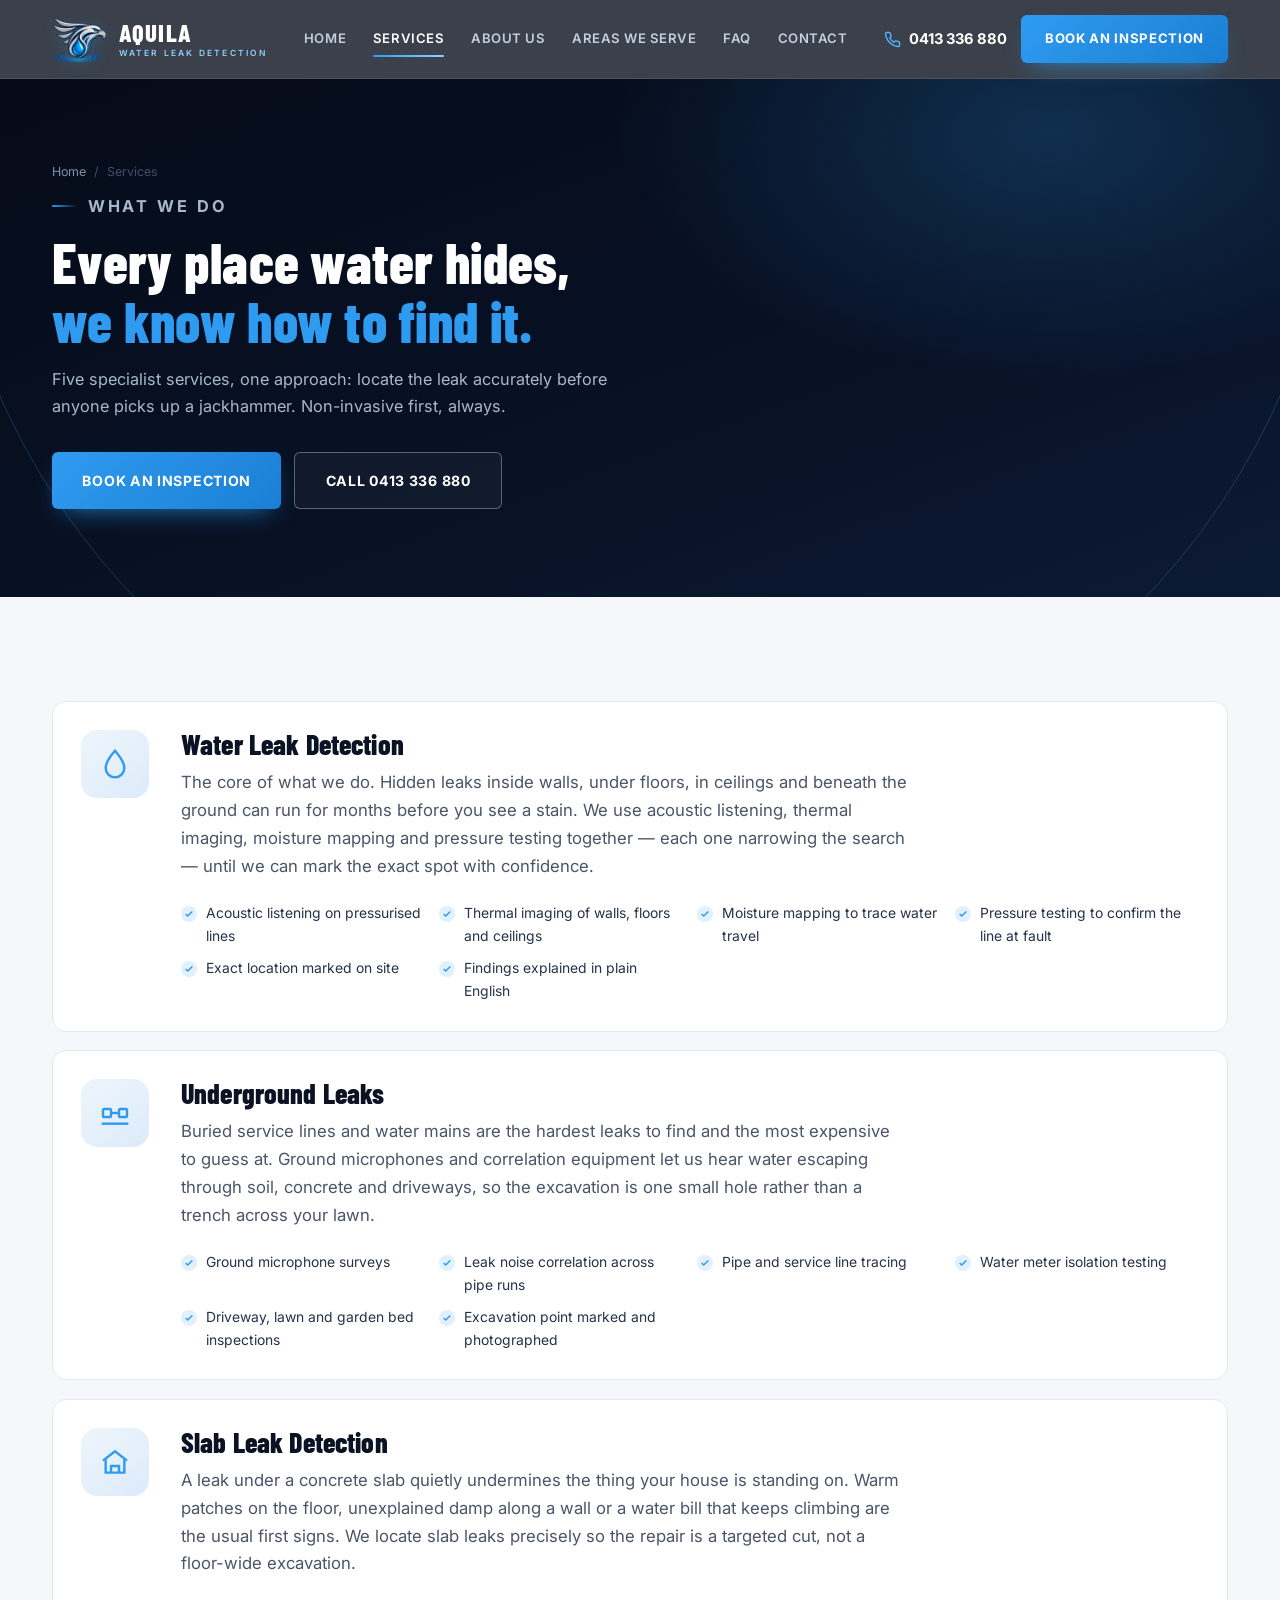
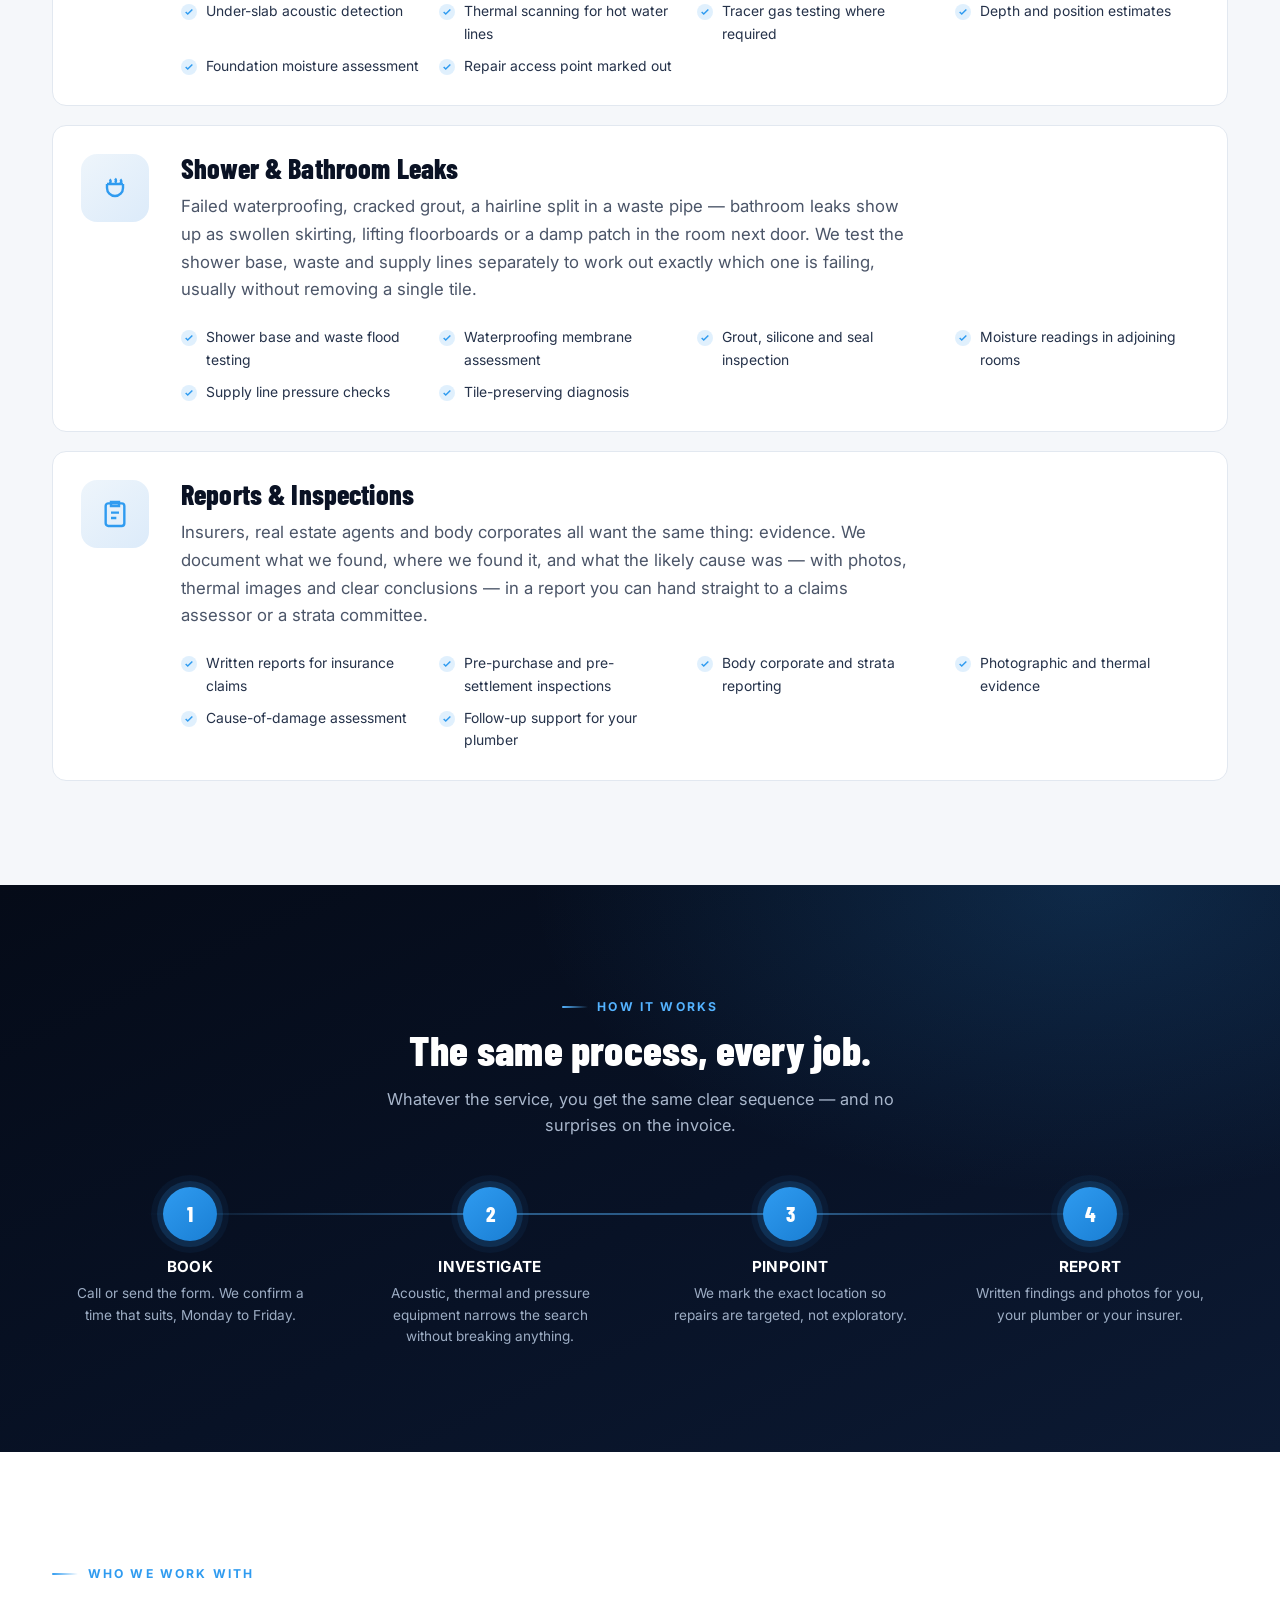
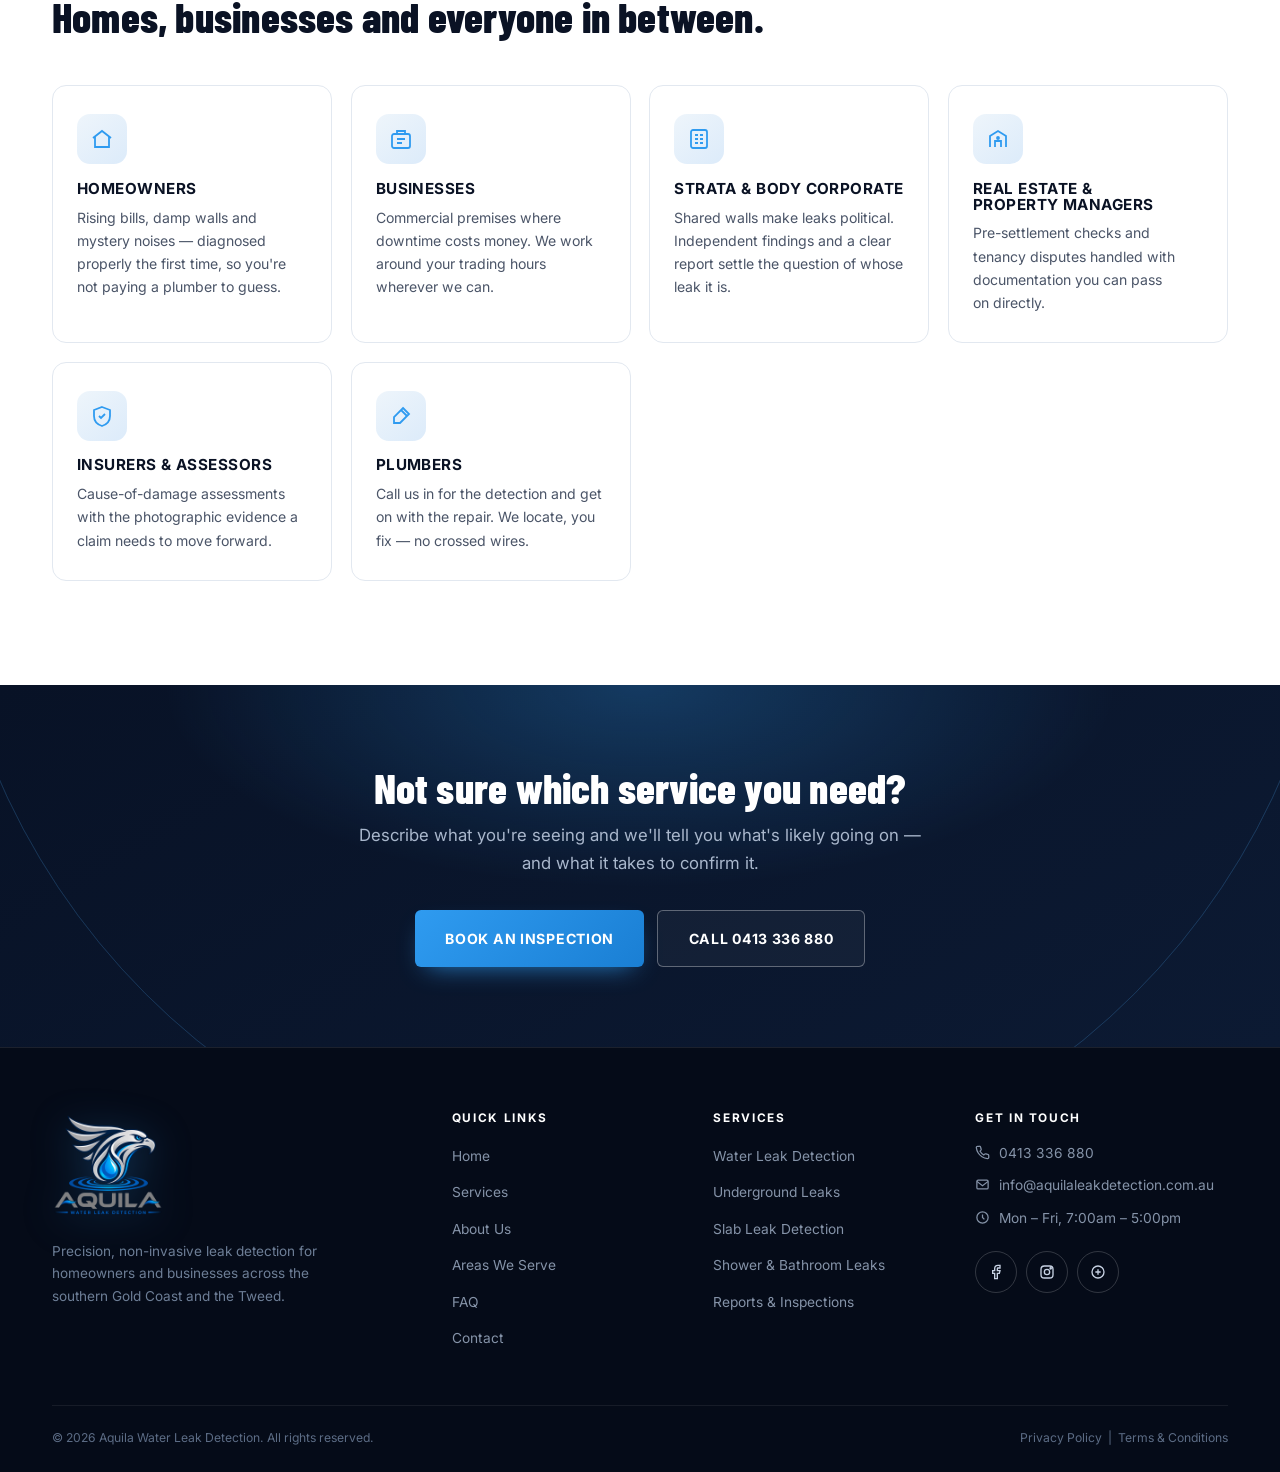
<file: services.html>
<!DOCTYPE html>
<html lang="en-AU">
<head>
<meta charset="UTF-8">
<meta name="viewport" content="width=device-width, initial-scale=1, viewport-fit=cover">
<meta name="theme-color" content="#050b18">
<title>Our Services | Aquila Water Leak Detection</title>
<meta name="description" content="Water leak detection, underground leaks, slab leaks, shower and bathroom leaks, plus detailed reports and inspections across the southern Gold Coast and the Tweed.">
<link rel="icon" href="assets/img/logo-mark.png">
<link rel="preconnect" href="https://fonts.googleapis.com">
<link rel="preconnect" href="https://fonts.gstatic.com" crossorigin>
<link href="https://fonts.googleapis.com/css2?family=Barlow+Condensed:wght@600;700;800&family=Inter:wght@400;500;600;700&display=swap" rel="stylesheet">
<link rel="stylesheet" href="assets/css/style.css">
</head>
<body>

<div class="scroll-progress" aria-hidden="true"></div>

<header class="site-header">
  <div class="header-inner">
    <a href="index.html" class="logo" aria-label="Aquila Water Leak Detection — home">
      <img class="logo-mark" src="assets/img/logo-mark.png" alt="" width="520" height="432">
      <span class="logotext"><span class="name">AQUILA</span><span class="tag">WATER LEAK DETECTION</span></span>
    </a>
    <nav class="main-nav" aria-label="Primary">
      <a href="index.html">Home</a>
      <a href="services.html" aria-current="page">Services</a>
      <a href="about.html">About Us</a>
      <a href="areas.html">Areas We Serve</a>
      <a href="faq.html">FAQ</a>
      <a href="contact.html">Contact</a>
    </nav>
    <div class="header-right">
      <a href="tel:0413336880" class="phone-chip">
        <svg width="17" height="17" viewBox="0 0 24 24" fill="none" stroke="#54b3ff" stroke-width="2" stroke-linecap="round" stroke-linejoin="round"><path d="M22 16.92v3a2 2 0 0 1-2.18 2 19.79 19.79 0 0 1-8.63-3.07 19.5 19.5 0 0 1-6-6 19.79 19.79 0 0 1-3.07-8.67A2 2 0 0 1 4.11 2h3a2 2 0 0 1 2 1.72c.13.96.36 1.9.7 2.81a2 2 0 0 1-.45 2.11L8.09 9.91a16 16 0 0 0 6 6l1.27-1.27a2 2 0 0 1 2.11-.45c.9.34 1.85.57 2.81.7A2 2 0 0 1 22 16.92z"/></svg>
        <span>0413 336 880</span>
      </a>
      <a href="contact.html" class="btn btn-primary">Book an Inspection</a>
      <button class="nav-toggle" aria-label="Open menu" aria-expanded="false" aria-controls="mobileDrawer"><span></span></button>
    </div>
  </div>
</header>

<div class="mobile-drawer" id="mobileDrawer" aria-hidden="true">
  <nav aria-label="Mobile">
    <a href="index.html">Home <svg width="18" height="18" viewBox="0 0 24 24" fill="none" stroke="currentColor" stroke-width="2"><path d="M5 12h14M13 6l6 6-6 6"/></svg></a>
    <a href="services.html" aria-current="page">Services <svg width="18" height="18" viewBox="0 0 24 24" fill="none" stroke="currentColor" stroke-width="2"><path d="M5 12h14M13 6l6 6-6 6"/></svg></a>
    <a href="about.html">About Us <svg width="18" height="18" viewBox="0 0 24 24" fill="none" stroke="currentColor" stroke-width="2"><path d="M5 12h14M13 6l6 6-6 6"/></svg></a>
    <a href="areas.html">Areas We Serve <svg width="18" height="18" viewBox="0 0 24 24" fill="none" stroke="currentColor" stroke-width="2"><path d="M5 12h14M13 6l6 6-6 6"/></svg></a>
    <a href="faq.html">FAQ <svg width="18" height="18" viewBox="0 0 24 24" fill="none" stroke="currentColor" stroke-width="2"><path d="M5 12h14M13 6l6 6-6 6"/></svg></a>
    <a href="contact.html">Contact <svg width="18" height="18" viewBox="0 0 24 24" fill="none" stroke="currentColor" stroke-width="2"><path d="M5 12h14M13 6l6 6-6 6"/></svg></a>
  </nav>
  <div class="drawer-foot">
    <a href="tel:0413336880" class="btn btn-primary btn-lg btn-block">Call 0413 336 880</a>
    <a href="contact.html" class="btn btn-outline btn-lg btn-block">Book an Inspection</a>
    <div class="drawer-meta"><span>Mon – Fri, 7:00am – 5:00pm</span><span>Gold Coast &amp; Tweed</span></div>
  </div>
</div>

<main>

<!-- ===== PAGE HERO ===== -->
<section class="page-hero">
  <div class="hero-rings" aria-hidden="true"><span></span><span></span><span></span></div>
  <div class="wrap">
    <div class="crumbs reveal"><a href="index.html">Home</a><span>/</span><span>Services</span></div>
    <p class="eyebrow reveal">What We Do</p>
    <h1 class="reveal" data-d="1">Every place water hides,<br><span class="accent">we know how to find it.</span></h1>
    <p class="reveal" data-d="2">Five specialist services, one approach: locate the leak accurately before anyone picks up a jackhammer. Non-invasive first, always.</p>
    <div class="hero-btns reveal" data-d="3" style="margin-top:2rem;margin-bottom:0;">
      <a href="contact.html" class="btn btn-primary btn-lg">Book an Inspection</a>
      <a href="tel:0413336880" class="btn btn-outline btn-lg">Call 0413 336 880</a>
    </div>
  </div>
</section>

<!-- ===== SERVICE DETAIL ===== -->
<section class="section bg-paper">
  <div class="wrap">
    <div class="svc-stack">

      <article class="svc-row reveal" id="water-leak-detection">
        <div class="sicon"><svg width="32" height="32" viewBox="0 0 24 24" fill="none" stroke="#2f9bf0" stroke-width="1.8"><path d="M12 2s7 8 7 13a7 7 0 1 1-14 0c0-5 7-13 7-13z"/></svg></div>
        <div>
          <h2>Water Leak Detection</h2>
          <p>The core of what we do. Hidden leaks inside walls, under floors, in ceilings and beneath the ground can run for months before you see a stain. We use acoustic listening, thermal imaging, moisture mapping and pressure testing together — each one narrowing the search — until we can mark the exact spot with confidence.</p>
          <ul class="svc-includes">
            <li>Acoustic listening on pressurised lines</li>
            <li>Thermal imaging of walls, floors and ceilings</li>
            <li>Moisture mapping to trace water travel</li>
            <li>Pressure testing to confirm the line at fault</li>
            <li>Exact location marked on site</li>
            <li>Findings explained in plain English</li>
          </ul>
        </div>
      </article>

      <article class="svc-row reveal" data-d="1" id="underground-leaks">
        <div class="sicon"><svg width="32" height="32" viewBox="0 0 24 24" fill="none" stroke="#2f9bf0" stroke-width="1.8"><rect x="3" y="9" width="6" height="6" rx="1"/><rect x="15" y="9" width="6" height="6" rx="1"/><path d="M9 12h6"/><path d="M2 20h20"/></svg></div>
        <div>
          <h2>Underground Leaks</h2>
          <p>Buried service lines and water mains are the hardest leaks to find and the most expensive to guess at. Ground microphones and correlation equipment let us hear water escaping through soil, concrete and driveways, so the excavation is one small hole rather than a trench across your lawn.</p>
          <ul class="svc-includes">
            <li>Ground microphone surveys</li>
            <li>Leak noise correlation across pipe runs</li>
            <li>Pipe and service line tracing</li>
            <li>Water meter isolation testing</li>
            <li>Driveway, lawn and garden bed inspections</li>
            <li>Excavation point marked and photographed</li>
          </ul>
        </div>
      </article>

      <article class="svc-row reveal" data-d="2" id="slab-leak-detection">
        <div class="sicon"><svg width="32" height="32" viewBox="0 0 24 24" fill="none" stroke="#2f9bf0" stroke-width="1.8"><path d="M3 11l9-7 9 7"/><path d="M5 10v10h14V10"/><path d="M9 20v-5h6v5"/></svg></div>
        <div>
          <h2>Slab Leak Detection</h2>
          <p>A leak under a concrete slab quietly undermines the thing your house is standing on. Warm patches on the floor, unexplained damp along a wall or a water bill that keeps climbing are the usual first signs. We locate slab leaks precisely so the repair is a targeted cut, not a floor-wide excavation.</p>
          <ul class="svc-includes">
            <li>Under-slab acoustic detection</li>
            <li>Thermal scanning for hot water lines</li>
            <li>Tracer gas testing where required</li>
            <li>Depth and position estimates</li>
            <li>Foundation moisture assessment</li>
            <li>Repair access point marked out</li>
          </ul>
        </div>
      </article>

      <article class="svc-row reveal" data-d="3" id="shower-bathroom-leaks">
        <div class="sicon"><svg width="32" height="32" viewBox="0 0 24 24" fill="none" stroke="#2f9bf0" stroke-width="1.8"><path d="M6 9h12M8 5.5c1 1 1 2 0 3M12 5c1 1 1 2 0 3M16 5.5c1 1 1 2 0 3"/><path d="M6 9v3a6 6 0 0 0 12 0V9"/></svg></div>
        <div>
          <h2>Shower &amp; Bathroom Leaks</h2>
          <p>Failed waterproofing, cracked grout, a hairline split in a waste pipe — bathroom leaks show up as swollen skirting, lifting floorboards or a damp patch in the room next door. We test the shower base, waste and supply lines separately to work out exactly which one is failing, usually without removing a single tile.</p>
          <ul class="svc-includes">
            <li>Shower base and waste flood testing</li>
            <li>Waterproofing membrane assessment</li>
            <li>Grout, silicone and seal inspection</li>
            <li>Moisture readings in adjoining rooms</li>
            <li>Supply line pressure checks</li>
            <li>Tile-preserving diagnosis</li>
          </ul>
        </div>
      </article>

      <article class="svc-row reveal" data-d="4" id="reports-inspections">
        <div class="sicon"><svg width="32" height="32" viewBox="0 0 24 24" fill="none" stroke="#2f9bf0" stroke-width="1.8"><rect x="5" y="4" width="14" height="17" rx="2"/><path d="M9 3h6v3H9z"/><path d="M9 11h6M9 15h4"/></svg></div>
        <div>
          <h2>Reports &amp; Inspections</h2>
          <p>Insurers, real estate agents and body corporates all want the same thing: evidence. We document what we found, where we found it, and what the likely cause was — with photos, thermal images and clear conclusions — in a report you can hand straight to a claims assessor or a strata committee.</p>
          <ul class="svc-includes">
            <li>Written reports for insurance claims</li>
            <li>Pre-purchase and pre-settlement inspections</li>
            <li>Body corporate and strata reporting</li>
            <li>Photographic and thermal evidence</li>
            <li>Cause-of-damage assessment</li>
            <li>Follow-up support for your plumber</li>
          </ul>
        </div>
      </article>

    </div>
  </div>
</section>

<!-- ===== PROCESS ===== -->
<section class="section bg-navy">
  <div class="wrap center">
    <div class="section-head">
      <div class="reveal">
        <p class="eyebrow">How It Works</p>
        <h2>The same process, every job.</h2>
        <p class="lede">Whatever the service, you get the same clear sequence — and no surprises on the invoice.</p>
      </div>
    </div>
    <div class="process">
      <div class="step reveal"><div class="step-num">1</div><h3>Book</h3><p>Call or send the form. We confirm a time that suits, Monday to Friday.</p></div>
      <div class="step reveal" data-d="1"><div class="step-num">2</div><h3>Investigate</h3><p>Acoustic, thermal and pressure equipment narrows the search without breaking anything.</p></div>
      <div class="step reveal" data-d="2"><div class="step-num">3</div><h3>Pinpoint</h3><p>We mark the exact location so repairs are targeted, not exploratory.</p></div>
      <div class="step reveal" data-d="3"><div class="step-num">4</div><h3>Report</h3><p>Written findings and photos for you, your plumber or your insurer.</p></div>
    </div>
  </div>
</section>

<!-- ===== WHO WE HELP ===== -->
<section class="section">
  <div class="wrap">
    <div class="section-head">
      <div class="reveal">
        <p class="eyebrow">Who We Work With</p>
        <h2>Homes, businesses and everyone in between.</h2>
      </div>
    </div>
    <div class="card-grid">
      <div class="vcard reveal">
        <div class="vicon"><svg width="24" height="24" viewBox="0 0 24 24" fill="none" stroke="#2f9bf0" stroke-width="1.8"><path d="M3 11l9-7 9 7"/><path d="M5 10v10h14V10"/></svg></div>
        <h3>Homeowners</h3>
        <p>Rising bills, damp walls and mystery noises — diagnosed properly the first time, so you're not paying a plumber to guess.</p>
      </div>
      <div class="vcard reveal" data-d="1">
        <div class="vicon"><svg width="24" height="24" viewBox="0 0 24 24" fill="none" stroke="#2f9bf0" stroke-width="1.8"><rect x="3" y="7" width="18" height="14" rx="2"/><path d="M8 7V4h8v3"/><path d="M8 12h8M8 16h5"/></svg></div>
        <h3>Businesses</h3>
        <p>Commercial premises where downtime costs money. We work around your trading hours wherever we can.</p>
      </div>
      <div class="vcard reveal" data-d="2">
        <div class="vicon"><svg width="24" height="24" viewBox="0 0 24 24" fill="none" stroke="#2f9bf0" stroke-width="1.8"><rect x="4" y="3" width="16" height="18" rx="2"/><path d="M8 8h3M13 8h3M8 12h3M13 12h3M8 16h3M13 16h3"/></svg></div>
        <h3>Strata &amp; Body Corporate</h3>
        <p>Shared walls make leaks political. Independent findings and a clear report settle the question of whose leak it is.</p>
      </div>
      <div class="vcard reveal" data-d="3">
        <div class="vicon"><svg width="24" height="24" viewBox="0 0 24 24" fill="none" stroke="#2f9bf0" stroke-width="1.8"><path d="M4 20V9l8-5 8 5v11"/><path d="M9 20v-6h6v6"/><circle cx="12" cy="11" r="1"/></svg></div>
        <h3>Real Estate &amp; Property Managers</h3>
        <p>Pre-settlement checks and tenancy disputes handled with documentation you can pass on directly.</p>
      </div>
      <div class="vcard reveal" data-d="4">
        <div class="vicon"><svg width="24" height="24" viewBox="0 0 24 24" fill="none" stroke="#2f9bf0" stroke-width="1.8"><path d="M12 3l8 3v6c0 5-3.5 8.5-8 10-4.5-1.5-8-5-8-10V6l8-3z"/><path d="M9 12l2 2 4-4"/></svg></div>
        <h3>Insurers &amp; Assessors</h3>
        <p>Cause-of-damage assessments with the photographic evidence a claim needs to move forward.</p>
      </div>
      <div class="vcard reveal" data-d="5">
        <div class="vicon"><svg width="24" height="24" viewBox="0 0 24 24" fill="none" stroke="#2f9bf0" stroke-width="1.8"><path d="M14 4l6 6-9 9H5v-6z"/><path d="M12 6l6 6"/></svg></div>
        <h3>Plumbers</h3>
        <p>Call us in for the detection and get on with the repair. We locate, you fix — no crossed wires.</p>
      </div>
    </div>
  </div>
</section>

<!-- ===== CTA ===== -->
<section class="cta-band">
  <div class="hero-rings" aria-hidden="true"><span></span><span></span><span></span></div>
  <div class="wrap">
    <h2 class="reveal">Not sure which service you need?</h2>
    <p class="reveal" data-d="1">Describe what you're seeing and we'll tell you what's likely going on — and what it takes to confirm it.</p>
    <div class="cta-actions reveal" data-d="2">
      <a href="contact.html" class="btn btn-primary btn-lg">Book an Inspection</a>
      <a href="tel:0413336880" class="btn btn-outline btn-lg">Call 0413 336 880</a>
    </div>
  </div>
</section>

</main>

<footer class="site-footer">
  <div class="wrap">
    <div class="footer-grid">
      <div class="footer-brand">
        <a href="index.html"><img class="footer-logo" src="assets/img/logo-full.png" alt="Aquila Water Leak Detection" width="500" height="500" loading="lazy"></a>
        <p>Precision, non-invasive leak detection for homeowners and businesses across the southern Gold Coast and the Tweed.</p>
      </div>
      <div>
        <h3>Quick Links</h3>
        <ul>
          <li><a href="index.html">Home</a></li>
          <li><a href="services.html">Services</a></li>
          <li><a href="about.html">About Us</a></li>
          <li><a href="areas.html">Areas We Serve</a></li>
          <li><a href="faq.html">FAQ</a></li>
          <li><a href="contact.html">Contact</a></li>
        </ul>
      </div>
      <div>
        <h3>Services</h3>
        <ul>
          <li><a href="services.html#water-leak-detection">Water Leak Detection</a></li>
          <li><a href="services.html#underground-leaks">Underground Leaks</a></li>
          <li><a href="services.html#slab-leak-detection">Slab Leak Detection</a></li>
          <li><a href="services.html#shower-bathroom-leaks">Shower &amp; Bathroom Leaks</a></li>
          <li><a href="services.html#reports-inspections">Reports &amp; Inspections</a></li>
        </ul>
      </div>
      <div class="footer-social">
        <h3>Get In Touch</h3>
        <div class="footer-contact">
          <a href="tel:0413336880"><svg width="15" height="15" viewBox="0 0 24 24" fill="none" stroke="currentColor" stroke-width="2" style="margin-top:3px;flex-shrink:0"><path d="M22 16.92v3a2 2 0 0 1-2.18 2 19.79 19.79 0 0 1-8.63-3.07 19.5 19.5 0 0 1-6-6 19.79 19.79 0 0 1-3.07-8.67A2 2 0 0 1 4.11 2h3a2 2 0 0 1 2 1.72c.13.96.36 1.9.7 2.81a2 2 0 0 1-.45 2.11L8.09 9.91a16 16 0 0 0 6 6l1.27-1.27a2 2 0 0 1 2.11-.45c.9.34 1.85.57 2.81.7A2 2 0 0 1 22 16.92z"/></svg>0413 336 880</a>
          <a href="mailto:info@aquilaleakdetection.com.au"><svg width="15" height="15" viewBox="0 0 24 24" fill="none" stroke="currentColor" stroke-width="2" style="margin-top:3px;flex-shrink:0"><rect x="3" y="5" width="18" height="14" rx="2"/><path d="M3 7l9 7 9-7"/></svg>info@aquilaleakdetection.com.au</a>
          <span><svg width="15" height="15" viewBox="0 0 24 24" fill="none" stroke="currentColor" stroke-width="2" style="margin-top:3px;flex-shrink:0"><circle cx="12" cy="12" r="9"/><path d="M12 7v5l3 3"/></svg>Mon – Fri, 7:00am – 5:00pm</span>
        </div>
        <div class="social-row">
          <a href="#" aria-label="Facebook"><svg width="16" height="16" viewBox="0 0 24 24" fill="none" stroke="#c7d2e3" stroke-width="2"><path d="M18 2h-3a5 5 0 0 0-5 5v3H7v4h3v8h4v-8h3l1-4h-4V7a1 1 0 0 1 1-1h3z"/></svg></a>
          <a href="#" aria-label="Instagram"><svg width="16" height="16" viewBox="0 0 24 24" fill="none" stroke="#c7d2e3" stroke-width="2"><rect x="3" y="3" width="18" height="18" rx="5"/><circle cx="12" cy="12" r="4"/><circle cx="17.5" cy="6.5" r="1"/></svg></a>
          <a href="#" aria-label="Google Business Profile"><svg width="16" height="16" viewBox="0 0 24 24" fill="none" stroke="#c7d2e3" stroke-width="2"><circle cx="12" cy="12" r="9"/><path d="M8 12h8M12 8v8"/></svg></a>
        </div>
      </div>
    </div>
    <div class="footer-bottom">
      <span>&copy; <span data-year>2026</span> Aquila Water Leak Detection. All rights reserved.</span>
      <span><a href="privacy.html">Privacy Policy</a> &nbsp;|&nbsp; <a href="terms.html">Terms &amp; Conditions</a></span>
    </div>
  </div>
</footer>

<button class="to-top" aria-label="Back to top">
  <svg width="18" height="18" viewBox="0 0 24 24" fill="none" stroke="currentColor" stroke-width="2.5"><path d="M12 19V5M5 12l7-7 7 7"/></svg>
</button>

<div class="mobile-bar">
  <a class="call" href="tel:0413336880"><svg width="16" height="16" viewBox="0 0 24 24" fill="none" stroke="currentColor" stroke-width="2"><path d="M22 16.92v3a2 2 0 0 1-2.18 2 19.79 19.79 0 0 1-8.63-3.07 19.5 19.5 0 0 1-6-6 19.79 19.79 0 0 1-3.07-8.67A2 2 0 0 1 4.11 2h3a2 2 0 0 1 2 1.72c.13.96.36 1.9.7 2.81a2 2 0 0 1-.45 2.11L8.09 9.91a16 16 0 0 0 6 6l1.27-1.27a2 2 0 0 1 2.11-.45c.9.34 1.85.57 2.81.7A2 2 0 0 1 22 16.92z"/></svg>Call Now</a>
  <a class="book" href="contact.html"><svg width="16" height="16" viewBox="0 0 24 24" fill="none" stroke="currentColor" stroke-width="2"><rect x="3" y="4" width="18" height="18" rx="2"/><path d="M16 2v4M8 2v4M3 10h18"/></svg>Book</a>
</div>

<script src="assets/js/main.js"></script>
</body>
</html>
</file>
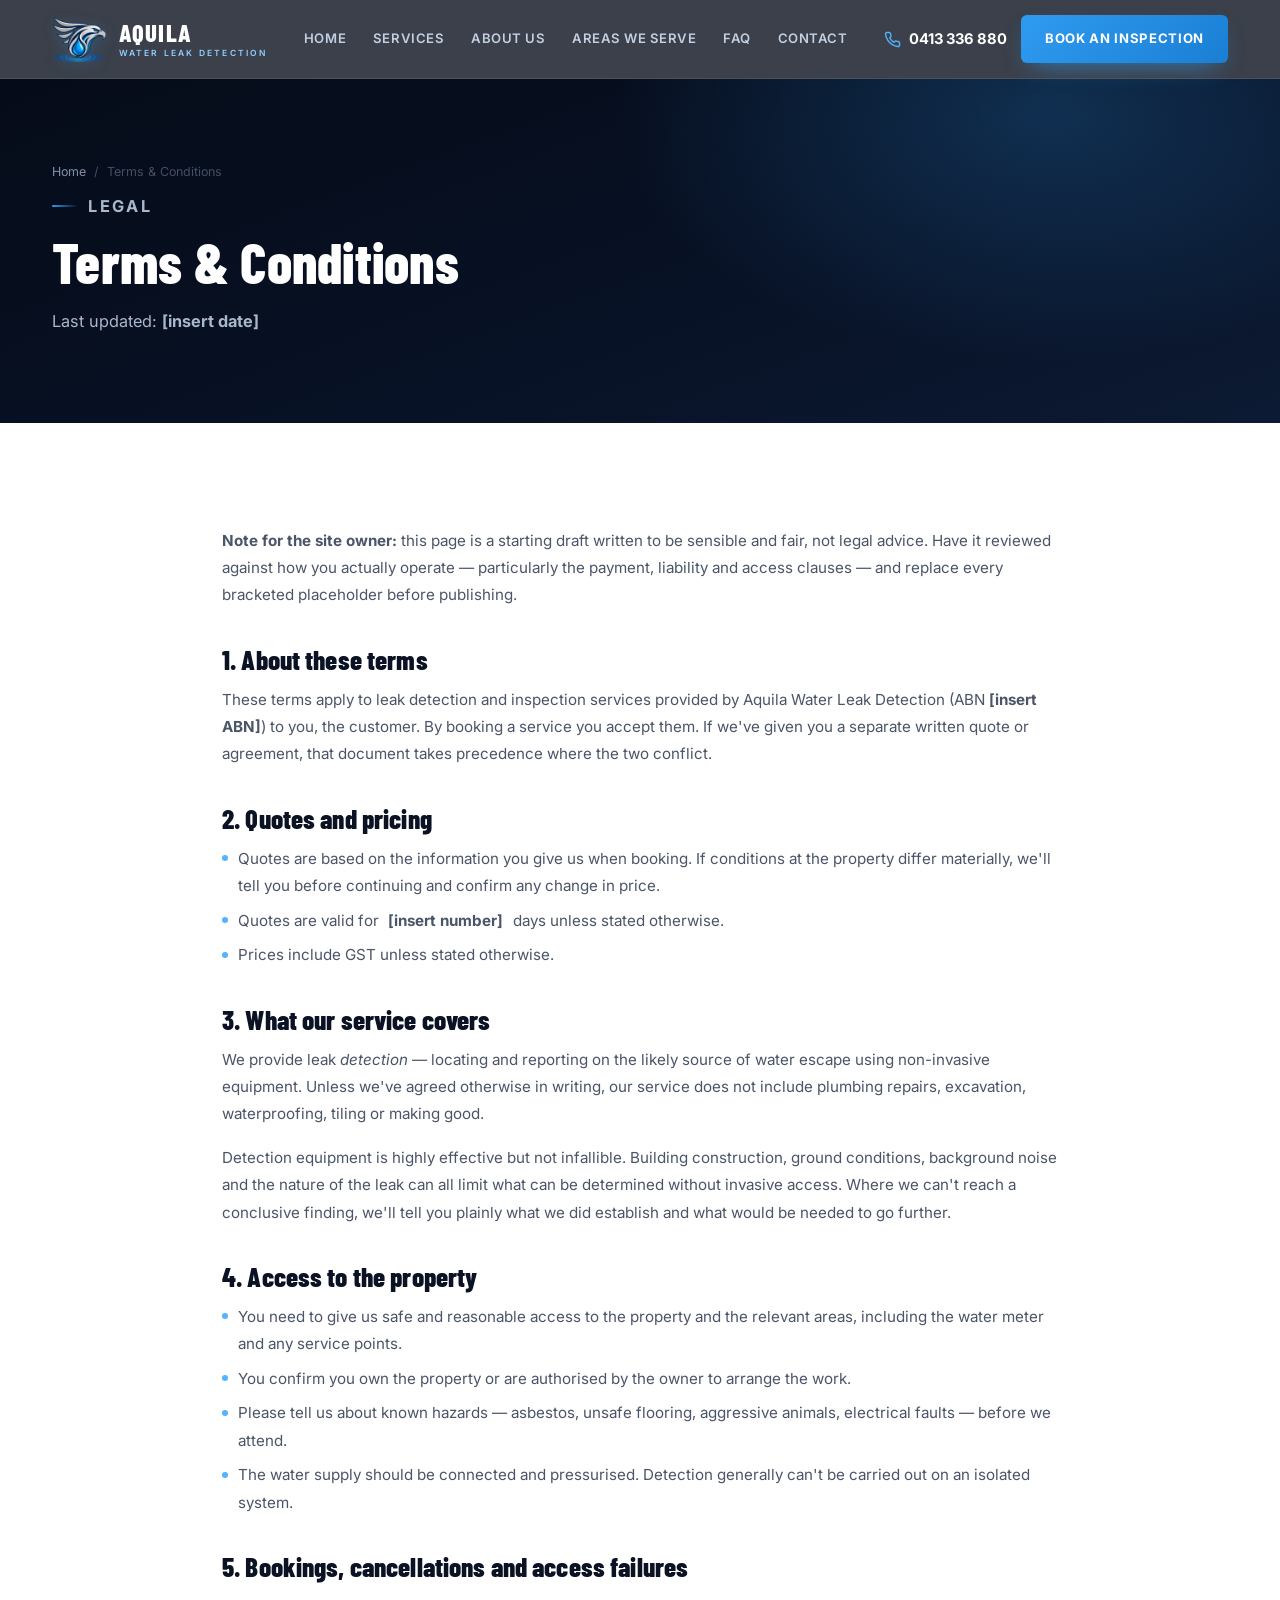
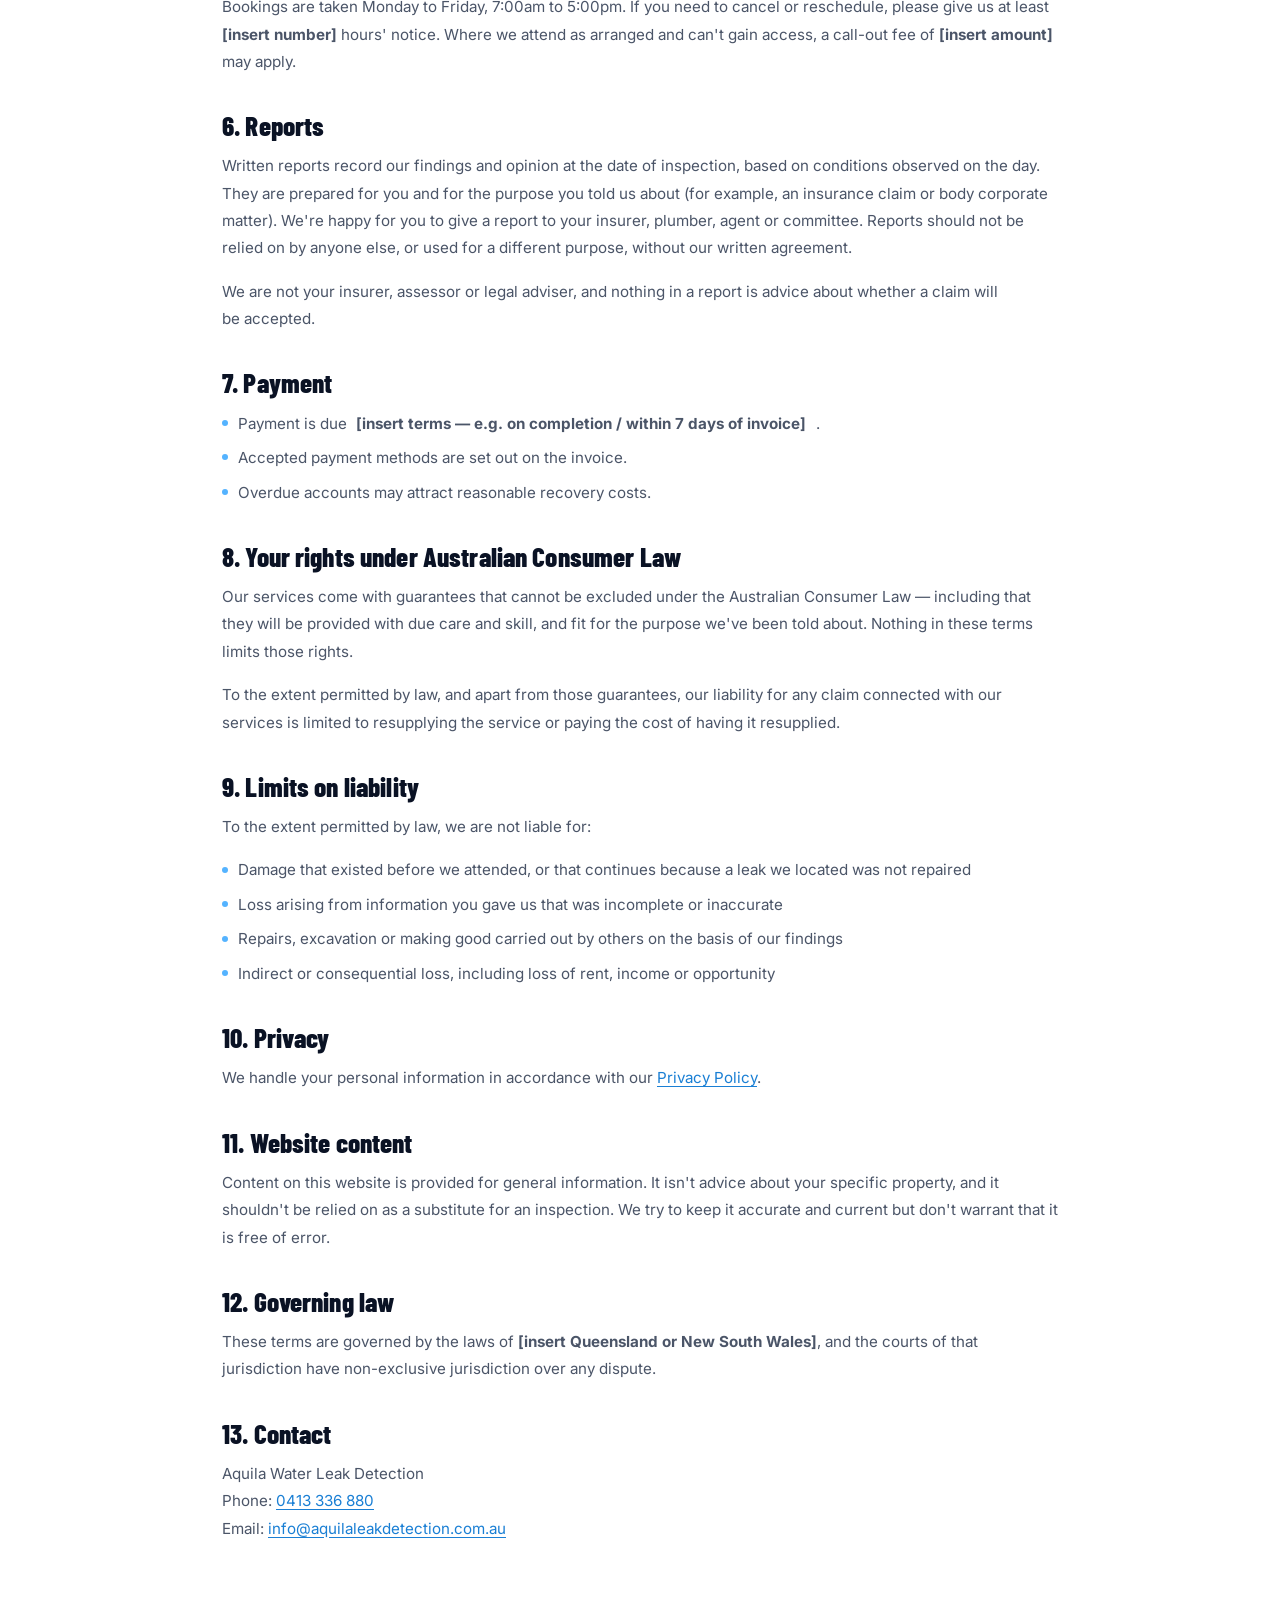
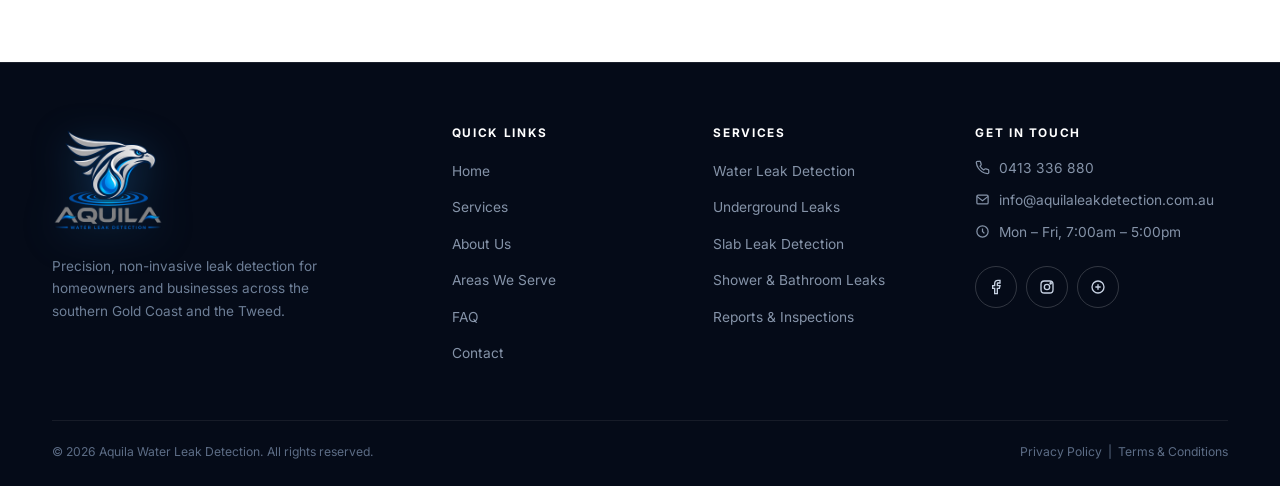
<file: terms.html>
<!DOCTYPE html>
<html lang="en-AU">
<head>
<meta charset="UTF-8">
<meta name="viewport" content="width=device-width, initial-scale=1, viewport-fit=cover">
<meta name="theme-color" content="#050b18">
<title>Terms &amp; Conditions | Aquila Water Leak Detection</title>
<meta name="description" content="Terms and conditions for leak detection services provided by Aquila Water Leak Detection.">
<meta name="robots" content="noindex">
<link rel="icon" href="assets/img/logo-mark.png">
<link rel="preconnect" href="https://fonts.googleapis.com">
<link rel="preconnect" href="https://fonts.gstatic.com" crossorigin>
<link href="https://fonts.googleapis.com/css2?family=Barlow+Condensed:wght@600;700;800&family=Inter:wght@400;500;600;700&display=swap" rel="stylesheet">
<link rel="stylesheet" href="assets/css/style.css">
</head>
<body>

<div class="scroll-progress" aria-hidden="true"></div>

<header class="site-header">
  <div class="header-inner">
    <a href="index.html" class="logo" aria-label="Aquila Water Leak Detection — home">
      <img class="logo-mark" src="assets/img/logo-mark.png" alt="" width="520" height="432">
      <span class="logotext"><span class="name">AQUILA</span><span class="tag">WATER LEAK DETECTION</span></span>
    </a>
    <nav class="main-nav" aria-label="Primary">
      <a href="index.html">Home</a>
      <a href="services.html">Services</a>
      <a href="about.html">About Us</a>
      <a href="areas.html">Areas We Serve</a>
      <a href="faq.html">FAQ</a>
      <a href="contact.html">Contact</a>
    </nav>
    <div class="header-right">
      <a href="tel:0413336880" class="phone-chip">
        <svg width="17" height="17" viewBox="0 0 24 24" fill="none" stroke="#54b3ff" stroke-width="2" stroke-linecap="round" stroke-linejoin="round"><path d="M22 16.92v3a2 2 0 0 1-2.18 2 19.79 19.79 0 0 1-8.63-3.07 19.5 19.5 0 0 1-6-6 19.79 19.79 0 0 1-3.07-8.67A2 2 0 0 1 4.11 2h3a2 2 0 0 1 2 1.72c.13.96.36 1.9.7 2.81a2 2 0 0 1-.45 2.11L8.09 9.91a16 16 0 0 0 6 6l1.27-1.27a2 2 0 0 1 2.11-.45c.9.34 1.85.57 2.81.7A2 2 0 0 1 22 16.92z"/></svg>
        <span>0413 336 880</span>
      </a>
      <a href="contact.html" class="btn btn-primary">Book an Inspection</a>
      <button class="nav-toggle" aria-label="Open menu" aria-expanded="false" aria-controls="mobileDrawer"><span></span></button>
    </div>
  </div>
</header>

<div class="mobile-drawer" id="mobileDrawer" aria-hidden="true">
  <nav aria-label="Mobile">
    <a href="index.html">Home <svg width="18" height="18" viewBox="0 0 24 24" fill="none" stroke="currentColor" stroke-width="2"><path d="M5 12h14M13 6l6 6-6 6"/></svg></a>
    <a href="services.html">Services <svg width="18" height="18" viewBox="0 0 24 24" fill="none" stroke="currentColor" stroke-width="2"><path d="M5 12h14M13 6l6 6-6 6"/></svg></a>
    <a href="about.html">About Us <svg width="18" height="18" viewBox="0 0 24 24" fill="none" stroke="currentColor" stroke-width="2"><path d="M5 12h14M13 6l6 6-6 6"/></svg></a>
    <a href="areas.html">Areas We Serve <svg width="18" height="18" viewBox="0 0 24 24" fill="none" stroke="currentColor" stroke-width="2"><path d="M5 12h14M13 6l6 6-6 6"/></svg></a>
    <a href="faq.html">FAQ <svg width="18" height="18" viewBox="0 0 24 24" fill="none" stroke="currentColor" stroke-width="2"><path d="M5 12h14M13 6l6 6-6 6"/></svg></a>
    <a href="contact.html">Contact <svg width="18" height="18" viewBox="0 0 24 24" fill="none" stroke="currentColor" stroke-width="2"><path d="M5 12h14M13 6l6 6-6 6"/></svg></a>
  </nav>
  <div class="drawer-foot">
    <a href="tel:0413336880" class="btn btn-primary btn-lg btn-block">Call 0413 336 880</a>
    <a href="contact.html" class="btn btn-outline btn-lg btn-block">Book an Inspection</a>
    <div class="drawer-meta"><span>Mon – Fri, 7:00am – 5:00pm</span><span>Gold Coast &amp; Tweed</span></div>
  </div>
</div>

<main>

<section class="page-hero">
  <div class="wrap">
    <div class="crumbs reveal"><a href="index.html">Home</a><span>/</span><span>Terms &amp; Conditions</span></div>
    <p class="eyebrow reveal">Legal</p>
    <h1 class="reveal" data-d="1">Terms &amp; Conditions</h1>
    <p class="reveal" data-d="2">Last updated: <strong>[insert date]</strong></p>
  </div>
</section>

<section class="section">
  <div class="wrap">
    <div class="prose reveal">
      <p><strong>Note for the site owner:</strong> this page is a starting draft written to be sensible and fair, not legal advice. Have it reviewed against how you actually operate — particularly the payment, liability and access clauses — and replace every bracketed placeholder before publishing.</p>

      <h2>1. About these terms</h2>
      <p>These terms apply to leak detection and inspection services provided by Aquila Water Leak Detection (ABN <strong>[insert ABN]</strong>) to you, the customer. By booking a service you accept them. If we've given you a separate written quote or agreement, that document takes precedence where the two conflict.</p>

      <h2>2. Quotes and pricing</h2>
      <ul>
        <li>Quotes are based on the information you give us when booking. If conditions at the property differ materially, we'll tell you before continuing and confirm any change in price.</li>
        <li>Quotes are valid for <strong>[insert number]</strong> days unless stated otherwise.</li>
        <li>Prices include GST unless stated otherwise.</li>
      </ul>

      <h2>3. What our service covers</h2>
      <p>We provide leak <em>detection</em> — locating and reporting on the likely source of water escape using non-invasive equipment. Unless we've agreed otherwise in writing, our service does not include plumbing repairs, excavation, waterproofing, tiling or making good.</p>
      <p>Detection equipment is highly effective but not infallible. Building construction, ground conditions, background noise and the nature of the leak can all limit what can be determined without invasive access. Where we can't reach a conclusive finding, we'll tell you plainly what we did establish and what would be needed to go further.</p>

      <h2>4. Access to the property</h2>
      <ul>
        <li>You need to give us safe and reasonable access to the property and the relevant areas, including the water meter and any service points.</li>
        <li>You confirm you own the property or are authorised by the owner to arrange the work.</li>
        <li>Please tell us about known hazards — asbestos, unsafe flooring, aggressive animals, electrical faults — before we attend.</li>
        <li>The water supply should be connected and pressurised. Detection generally can't be carried out on an isolated system.</li>
      </ul>

      <h2>5. Bookings, cancellations and access failures</h2>
      <p>Bookings are taken Monday to Friday, 7:00am to 5:00pm. If you need to cancel or reschedule, please give us at least <strong>[insert number]</strong> hours' notice. Where we attend as arranged and can't gain access, a call-out fee of <strong>[insert amount]</strong> may apply.</p>

      <h2>6. Reports</h2>
      <p>Written reports record our findings and opinion at the date of inspection, based on conditions observed on the day. They are prepared for you and for the purpose you told us about (for example, an insurance claim or body corporate matter). We're happy for you to give a report to your insurer, plumber, agent or committee. Reports should not be relied on by anyone else, or used for a different purpose, without our written agreement.</p>
      <p>We are not your insurer, assessor or legal adviser, and nothing in a report is advice about whether a claim will be accepted.</p>

      <h2>7. Payment</h2>
      <ul>
        <li>Payment is due <strong>[insert terms — e.g. on completion / within 7 days of invoice]</strong>.</li>
        <li>Accepted payment methods are set out on the invoice.</li>
        <li>Overdue accounts may attract reasonable recovery costs.</li>
      </ul>

      <h2>8. Your rights under Australian Consumer Law</h2>
      <p>Our services come with guarantees that cannot be excluded under the Australian Consumer Law — including that they will be provided with due care and skill, and fit for the purpose we've been told about. Nothing in these terms limits those rights.</p>
      <p>To the extent permitted by law, and apart from those guarantees, our liability for any claim connected with our services is limited to resupplying the service or paying the cost of having it resupplied.</p>

      <h2>9. Limits on liability</h2>
      <p>To the extent permitted by law, we are not liable for:</p>
      <ul>
        <li>Damage that existed before we attended, or that continues because a leak we located was not repaired</li>
        <li>Loss arising from information you gave us that was incomplete or inaccurate</li>
        <li>Repairs, excavation or making good carried out by others on the basis of our findings</li>
        <li>Indirect or consequential loss, including loss of rent, income or opportunity</li>
      </ul>

      <h2>10. Privacy</h2>
      <p>We handle your personal information in accordance with our <a href="privacy.html">Privacy Policy</a>.</p>

      <h2>11. Website content</h2>
      <p>Content on this website is provided for general information. It isn't advice about your specific property, and it shouldn't be relied on as a substitute for an inspection. We try to keep it accurate and current but don't warrant that it is free of error.</p>

      <h2>12. Governing law</h2>
      <p>These terms are governed by the laws of <strong>[insert Queensland or New South Wales]</strong>, and the courts of that jurisdiction have non-exclusive jurisdiction over any dispute.</p>

      <h2>13. Contact</h2>
      <p>
        Aquila Water Leak Detection<br>
        Phone: <a href="tel:0413336880">0413 336 880</a><br>
        Email: <a href="mailto:info@aquilaleakdetection.com.au">info@aquilaleakdetection.com.au</a>
      </p>
    </div>
  </div>
</section>

</main>

<footer class="site-footer">
  <div class="wrap">
    <div class="footer-grid">
      <div class="footer-brand">
        <a href="index.html"><img class="footer-logo" src="assets/img/logo-full.png" alt="Aquila Water Leak Detection" width="500" height="500" loading="lazy"></a>
        <p>Precision, non-invasive leak detection for homeowners and businesses across the southern Gold Coast and the Tweed.</p>
      </div>
      <div>
        <h3>Quick Links</h3>
        <ul>
          <li><a href="index.html">Home</a></li>
          <li><a href="services.html">Services</a></li>
          <li><a href="about.html">About Us</a></li>
          <li><a href="areas.html">Areas We Serve</a></li>
          <li><a href="faq.html">FAQ</a></li>
          <li><a href="contact.html">Contact</a></li>
        </ul>
      </div>
      <div>
        <h3>Services</h3>
        <ul>
          <li><a href="services.html#water-leak-detection">Water Leak Detection</a></li>
          <li><a href="services.html#underground-leaks">Underground Leaks</a></li>
          <li><a href="services.html#slab-leak-detection">Slab Leak Detection</a></li>
          <li><a href="services.html#shower-bathroom-leaks">Shower &amp; Bathroom Leaks</a></li>
          <li><a href="services.html#reports-inspections">Reports &amp; Inspections</a></li>
        </ul>
      </div>
      <div class="footer-social">
        <h3>Get In Touch</h3>
        <div class="footer-contact">
          <a href="tel:0413336880"><svg width="15" height="15" viewBox="0 0 24 24" fill="none" stroke="currentColor" stroke-width="2" style="margin-top:3px;flex-shrink:0"><path d="M22 16.92v3a2 2 0 0 1-2.18 2 19.79 19.79 0 0 1-8.63-3.07 19.5 19.5 0 0 1-6-6 19.79 19.79 0 0 1-3.07-8.67A2 2 0 0 1 4.11 2h3a2 2 0 0 1 2 1.72c.13.96.36 1.9.7 2.81a2 2 0 0 1-.45 2.11L8.09 9.91a16 16 0 0 0 6 6l1.27-1.27a2 2 0 0 1 2.11-.45c.9.34 1.85.57 2.81.7A2 2 0 0 1 22 16.92z"/></svg>0413 336 880</a>
          <a href="mailto:info@aquilaleakdetection.com.au"><svg width="15" height="15" viewBox="0 0 24 24" fill="none" stroke="currentColor" stroke-width="2" style="margin-top:3px;flex-shrink:0"><rect x="3" y="5" width="18" height="14" rx="2"/><path d="M3 7l9 7 9-7"/></svg>info@aquilaleakdetection.com.au</a>
          <span><svg width="15" height="15" viewBox="0 0 24 24" fill="none" stroke="currentColor" stroke-width="2" style="margin-top:3px;flex-shrink:0"><circle cx="12" cy="12" r="9"/><path d="M12 7v5l3 3"/></svg>Mon – Fri, 7:00am – 5:00pm</span>
        </div>
        <div class="social-row">
          <a href="#" aria-label="Facebook"><svg width="16" height="16" viewBox="0 0 24 24" fill="none" stroke="#c7d2e3" stroke-width="2"><path d="M18 2h-3a5 5 0 0 0-5 5v3H7v4h3v8h4v-8h3l1-4h-4V7a1 1 0 0 1 1-1h3z"/></svg></a>
          <a href="#" aria-label="Instagram"><svg width="16" height="16" viewBox="0 0 24 24" fill="none" stroke="#c7d2e3" stroke-width="2"><rect x="3" y="3" width="18" height="18" rx="5"/><circle cx="12" cy="12" r="4"/><circle cx="17.5" cy="6.5" r="1"/></svg></a>
          <a href="#" aria-label="Google Business Profile"><svg width="16" height="16" viewBox="0 0 24 24" fill="none" stroke="#c7d2e3" stroke-width="2"><circle cx="12" cy="12" r="9"/><path d="M8 12h8M12 8v8"/></svg></a>
        </div>
      </div>
    </div>
    <div class="footer-bottom">
      <span>&copy; <span data-year>2026</span> Aquila Water Leak Detection. All rights reserved.</span>
      <span><a href="privacy.html">Privacy Policy</a> &nbsp;|&nbsp; <a href="terms.html">Terms &amp; Conditions</a></span>
    </div>
  </div>
</footer>

<button class="to-top" aria-label="Back to top">
  <svg width="18" height="18" viewBox="0 0 24 24" fill="none" stroke="currentColor" stroke-width="2.5"><path d="M12 19V5M5 12l7-7 7 7"/></svg>
</button>

<div class="mobile-bar">
  <a class="call" href="tel:0413336880"><svg width="16" height="16" viewBox="0 0 24 24" fill="none" stroke="currentColor" stroke-width="2"><path d="M22 16.92v3a2 2 0 0 1-2.18 2 19.79 19.79 0 0 1-8.63-3.07 19.5 19.5 0 0 1-6-6 19.79 19.79 0 0 1-3.07-8.67A2 2 0 0 1 4.11 2h3a2 2 0 0 1 2 1.72c.13.96.36 1.9.7 2.81a2 2 0 0 1-.45 2.11L8.09 9.91a16 16 0 0 0 6 6l1.27-1.27a2 2 0 0 1 2.11-.45c.9.34 1.85.57 2.81.7A2 2 0 0 1 22 16.92z"/></svg>Call Now</a>
  <a class="book" href="contact.html"><svg width="16" height="16" viewBox="0 0 24 24" fill="none" stroke="currentColor" stroke-width="2"><rect x="3" y="4" width="18" height="18" rx="2"/><path d="M16 2v4M8 2v4M3 10h18"/></svg>Book</a>
</div>

<script src="assets/js/main.js"></script>
</body>
</html>
</file>
<file: assets/css/style.css>
/* ==========================================================================
   AQUILA WATER LEAK DETECTION — Design System
   ========================================================================== */

/* ---------- 1. Tokens ---------- */
:root{
  /* Brand */
  --navy-950:#050b18;
  --navy-900:#081226;
  --navy-850:#0a1730;
  --navy-800:#0c1a33;
  --navy-700:#122448;
  --blue-600:#1a7fd4;
  --blue-500:#2f9bf0;
  --blue-400:#54b3ff;
  --blue-300:#8fd0ff;
  --blue-200:#c2e6ff;
  --ice-100:#eef5fb;
  --paper:#f5f7fa;
  --paper-2:#eef2f7;
  --white:#ffffff;
  --ink-900:#0a1224;
  --ink-700:#25324a;
  --ink-600:#4b5568;
  --ink-400:#8593a8;
  --line:#e2e8f0;
  --line-dark:rgba(255,255,255,0.09);

  /* Type */
  --font-display:'Barlow Condensed','Oswald','Arial Narrow',sans-serif;
  --font-body:'Inter',-apple-system,BlinkMacSystemFont,'Segoe UI',Roboto,sans-serif;

  /* Fluid scale */
  --fs-hero:clamp(2.15rem, 1.15rem + 4.4vw, 4.1rem);
  --fs-h2:clamp(1.75rem, 1.15rem + 2.4vw, 2.65rem);
  --fs-h3:clamp(1.15rem, 0.95rem + 0.8vw, 1.45rem);
  --fs-body:clamp(0.95rem, 0.9rem + 0.22vw, 1.05rem);

  /* Space */
  --gutter:clamp(1.15rem, 0.55rem + 2.4vw, 2rem);
  --section-y:clamp(3.75rem, 2rem + 6vw, 6.5rem);
  --maxw:1240px;

  /* Effects */
  --radius:14px;
  --radius-sm:8px;
  --shadow-sm:0 4px 14px -8px rgba(12,32,64,.35);
  --shadow-md:0 18px 40px -24px rgba(10,28,60,.45);
  --shadow-lg:0 36px 80px -36px rgba(6,18,40,.6);
  --ease:cubic-bezier(.22,.68,.26,1);
  --header-h:78px;
}

/* ---------- 2. Reset & base ---------- */
*,*::before,*::after{margin:0;padding:0;box-sizing:border-box;}
html{
  scroll-behavior:smooth;
  scroll-padding-top:calc(var(--header-h) + 12px);
  -webkit-text-size-adjust:100%;
}
body{
  font-family:var(--font-body);
  font-size:var(--fs-body);
  line-height:1.65;
  color:var(--ink-900);
  background:var(--white);
  overflow-x:hidden;
  -webkit-font-smoothing:antialiased;
  text-rendering:optimizeLegibility;
}
/* height:auto is load-bearing — without it, an image constrained by max-width
   keeps the height from its width/height attributes and renders squashed. */
img{max-width:100%;height:auto;display:block;}
svg{max-width:100%;display:block;}
a{text-decoration:none;color:inherit;}
ul,ol{list-style:none;}
button{font:inherit;cursor:pointer;border:none;background:none;color:inherit;}
input,textarea,select{font:inherit;}
:focus-visible{outline:3px solid var(--blue-400);outline-offset:3px;border-radius:4px;}
::selection{background:var(--blue-500);color:#fff;}

h1,h2,h3,h4{
  font-family:var(--font-display);
  font-weight:800;
  letter-spacing:.005em;
  line-height:1.04;
  text-wrap:balance;
}
p{text-wrap:pretty;}

/* ---------- 3. Layout utilities ---------- */
/* overflow-x:clip contains decorative glows/rings that bleed past the viewport
   without creating a scroll container — so position:sticky keeps working. */
main{overflow-x:clip;}
.wrap{width:100%;max-width:var(--maxw);margin-inline:auto;padding-inline:var(--gutter);}
.section{padding-block:var(--section-y);}
.section--tight{padding-block:calc(var(--section-y) * .68);}
.bg-paper{background:var(--paper);}
.bg-ice{background:linear-gradient(180deg,var(--white),var(--ice-100));}
.bg-navy{
  background:
    radial-gradient(ellipse 900px 500px at 85% 0%, rgba(47,155,240,.18), transparent 62%),
    linear-gradient(155deg,var(--navy-950),var(--navy-900) 55%,var(--navy-800));
  color:var(--white);
}
.center{text-align:center;}
.center .section-head{justify-content:center;text-align:center;}
.center .section-head .lede{margin-inline:auto;}

.eyebrow{
  display:inline-flex;align-items:center;gap:.6rem;
  font-weight:700;font-size:.76rem;letter-spacing:.18em;text-transform:uppercase;
  color:var(--blue-500);
}
.eyebrow::before{
  content:"";width:26px;height:2px;border-radius:2px;
  background:linear-gradient(90deg,var(--blue-500),transparent);
}
.bg-navy .eyebrow, .hero .eyebrow{color:var(--blue-400);}
.bg-navy .eyebrow::before{background:linear-gradient(90deg,var(--blue-400),transparent);}

.section-head{
  display:flex;justify-content:space-between;align-items:flex-end;gap:1.5rem;
  margin-bottom:clamp(2rem,1.2rem + 2.2vw,3.25rem);flex-wrap:wrap;
}
.section-head h2{font-size:var(--fs-h2);margin-top:.6rem;}
.section-head .lede{
  color:var(--ink-600);max-width:58ch;margin-top:.9rem;font-size:1.02rem;
}
.bg-navy .section-head .lede{color:#a9b7cc;}
.accent{color:var(--blue-500);}
.bg-navy .accent,.hero .accent{color:var(--blue-400);}

/* ---------- 4. Buttons ---------- */
.btn{
  position:relative;overflow:hidden;
  display:inline-flex;align-items:center;justify-content:center;gap:.55rem;
  min-height:48px;padding:.85rem 1.5rem;
  font-weight:700;font-size:.82rem;letter-spacing:.05em;text-transform:uppercase;
  border-radius:6px;transition:transform .2s var(--ease),background .2s,border-color .2s,box-shadow .25s;
  white-space:nowrap;
}
.btn svg{flex-shrink:0;}
.btn::after{
  content:"";position:absolute;inset:0;
  background:linear-gradient(115deg,transparent 30%,rgba(255,255,255,.28) 50%,transparent 70%);
  transform:translateX(-120%);transition:transform .6s var(--ease);
}
.btn:hover::after{transform:translateX(120%);}
.btn-primary{
  background:linear-gradient(135deg,var(--blue-500),var(--blue-600));
  color:var(--white);box-shadow:0 10px 26px -12px rgba(47,155,240,.85);
}
.btn-primary:hover{transform:translateY(-2px);box-shadow:0 16px 34px -12px rgba(47,155,240,.9);}
.btn-outline{background:rgba(255,255,255,.04);color:var(--white);border:1.5px solid rgba(255,255,255,.32);}
.btn-outline:hover{border-color:var(--white);background:rgba(255,255,255,.1);transform:translateY(-2px);}
.btn-dark-outline{background:transparent;color:var(--navy-900);border:1.5px solid rgba(10,18,36,.28);}
.btn-dark-outline:hover{background:var(--navy-900);color:var(--white);border-color:var(--navy-900);transform:translateY(-2px);}
.btn-ghost{color:var(--blue-500);padding-inline:0;min-height:auto;}
.btn-ghost:hover{color:var(--blue-600);gap:.85rem;}
.btn-block{width:100%;}
.btn-lg{min-height:56px;padding:1rem 1.9rem;font-size:.88rem;}

/* ---------- 5. Reveal on scroll ---------- */
.reveal{opacity:0;transform:translateY(26px);transition:opacity .7s var(--ease),transform .7s var(--ease);}
.reveal.in{opacity:1;transform:none;}
.reveal[data-d="1"]{transition-delay:.08s}
.reveal[data-d="2"]{transition-delay:.16s}
.reveal[data-d="3"]{transition-delay:.24s}
.reveal[data-d="4"]{transition-delay:.32s}
.reveal[data-d="5"]{transition-delay:.4s}
.reveal[data-d="6"]{transition-delay:.48s}

/* ---------- 6. Scroll progress ---------- */
.scroll-progress{
  position:fixed;top:0;left:0;height:3px;width:100%;z-index:200;
  transform:scaleX(0);transform-origin:0 50%;
  background:linear-gradient(90deg,var(--blue-600),var(--blue-400),var(--blue-300));
  pointer-events:none;
}

/* ---------- 7. Header ---------- */
.site-header{
  position:sticky;top:0;z-index:120;
  background:rgba(5,11,24,.78);
  backdrop-filter:blur(14px) saturate(140%);
  -webkit-backdrop-filter:blur(14px) saturate(140%);
  border-bottom:1px solid var(--line-dark);
  transition:background .3s,box-shadow .3s,border-color .3s;
}
.site-header.scrolled{background:rgba(5,11,24,.96);box-shadow:0 12px 30px -20px rgba(0,0,0,.9);}
.header-inner{
  display:flex;align-items:center;justify-content:space-between;gap:1.25rem;
  max-width:var(--maxw);margin-inline:auto;
  padding:.85rem var(--gutter);min-height:var(--header-h);
}
.logo{display:flex;align-items:center;gap:.7rem;flex-shrink:0;}
.logo-mark{
  height:46px;width:auto;
  filter:drop-shadow(0 3px 7px rgba(47,155,240,.22));
  transition:transform .35s var(--ease);
}
.logo:hover .logo-mark{transform:translateY(-2px) scale(1.03);}
.logotext{display:flex;flex-direction:column;line-height:1;}
.logotext .name{
  font-family:var(--font-display);font-weight:800;font-size:1.55rem;
  letter-spacing:.05em;color:var(--white);
}
.logotext .tag{
  font-size:.53rem;letter-spacing:.26em;color:var(--blue-300);margin-top:.28rem;font-weight:600;
}
.main-nav{display:flex;gap:clamp(1rem,2.1vw,2rem);}
.main-nav a{
  font-size:.82rem;font-weight:600;letter-spacing:.04em;text-transform:uppercase;
  color:#c3d0e2;position:relative;padding-block:.45rem;transition:color .2s;
}
.main-nav a::after{
  content:"";position:absolute;left:0;right:0;bottom:0;height:2px;border-radius:2px;
  background:linear-gradient(90deg,var(--blue-500),var(--blue-300));
  transform:scaleX(0);transform-origin:0 50%;transition:transform .3s var(--ease);
}
.main-nav a:hover{color:var(--white);}
.main-nav a:hover::after,.main-nav a[aria-current="page"]::after{transform:scaleX(1);}
.main-nav a[aria-current="page"]{color:var(--white);}
.header-right{display:flex;align-items:center;gap:.9rem;flex-shrink:0;}
.phone-chip{
  display:flex;align-items:center;gap:.5rem;color:var(--white);
  font-weight:700;font-size:.92rem;white-space:nowrap;transition:color .2s;
}
.phone-chip:hover{color:var(--blue-300);}
.phone-chip svg{flex-shrink:0;}

/* Burger */
.nav-toggle{
  display:none;width:46px;height:46px;border-radius:8px;
  align-items:center;justify-content:center;
  border:1px solid rgba(255,255,255,.16);background:rgba(255,255,255,.05);
}
.nav-toggle span{
  display:block;width:20px;height:2px;background:var(--white);border-radius:2px;position:relative;
  transition:background .2s var(--ease);
}
.nav-toggle span::before,.nav-toggle span::after{
  content:"";position:absolute;left:0;width:20px;height:2px;background:var(--white);border-radius:2px;
  transition:transform .3s var(--ease),top .2s var(--ease);
}
.nav-toggle span::before{top:-6px;}
.nav-toggle span::after{top:6px;}
body.nav-open .nav-toggle span{background:transparent;}
body.nav-open .nav-toggle span::before{top:0;transform:rotate(45deg);}
body.nav-open .nav-toggle span::after{top:0;transform:rotate(-45deg);}

/* Mobile drawer */
.mobile-drawer{
  position:fixed;inset:0;z-index:115;
  display:flex;flex-direction:column;
  padding:calc(var(--header-h) + 1.5rem) var(--gutter) calc(2rem + env(safe-area-inset-bottom));
  background:
    radial-gradient(ellipse 700px 420px at 80% 8%, rgba(47,155,240,.2), transparent 60%),
    linear-gradient(160deg,var(--navy-950),var(--navy-900) 60%,var(--navy-800));
  overflow-y:auto;overscroll-behavior:contain;
  opacity:0;visibility:hidden;transform:translateY(-8px);
  transition:opacity .32s var(--ease),transform .32s var(--ease),visibility .32s;
}
body.nav-open .mobile-drawer{opacity:1;visibility:visible;transform:none;}
.mobile-drawer nav{display:flex;flex-direction:column;}
.mobile-drawer nav a{
  display:flex;align-items:center;justify-content:space-between;
  font-family:var(--font-display);font-weight:700;font-size:1.65rem;letter-spacing:.02em;
  text-transform:uppercase;color:#dbe6f4;
  padding:1rem 0;border-bottom:1px solid rgba(255,255,255,.08);
  opacity:0;transform:translateX(-14px);
  transition:color .2s,opacity .4s var(--ease),transform .4s var(--ease);
}
body.nav-open .mobile-drawer nav a{opacity:1;transform:none;}
.mobile-drawer nav a:nth-child(1){transition-delay:.06s}
.mobile-drawer nav a:nth-child(2){transition-delay:.1s}
.mobile-drawer nav a:nth-child(3){transition-delay:.14s}
.mobile-drawer nav a:nth-child(4){transition-delay:.18s}
.mobile-drawer nav a:nth-child(5){transition-delay:.22s}
.mobile-drawer nav a:nth-child(6){transition-delay:.26s}
.mobile-drawer nav a:nth-child(7){transition-delay:.3s}
.mobile-drawer nav a:hover,.mobile-drawer nav a[aria-current="page"]{color:var(--blue-400);}
.mobile-drawer nav a svg{opacity:.5;}
.drawer-foot{margin-top:auto;padding-top:2rem;display:grid;gap:.75rem;}
.drawer-meta{
  display:flex;flex-wrap:wrap;gap:.4rem 1.25rem;color:#8ea0ba;font-size:.82rem;padding-top:1rem;
}

/* ---------- 8. Hero ---------- */
.hero{
  position:relative;overflow:hidden;isolation:isolate;
  background:linear-gradient(160deg,var(--navy-950) 0%,var(--navy-900) 55%,var(--navy-800) 100%);
  padding-top:clamp(2.75rem,1.5rem + 4vw,4.75rem);
}
.hero-aura{
  position:absolute;inset:-20% -10%;z-index:-2;pointer-events:none;
  background:
    radial-gradient(ellipse 46% 42% at 78% 18%, rgba(47,155,240,.32), transparent 62%),
    radial-gradient(ellipse 40% 40% at 12% 82%, rgba(26,127,212,.22), transparent 65%);
  animation:auraDrift 18s ease-in-out infinite alternate;
}
@keyframes auraDrift{
  0%{transform:translate3d(0,0,0) scale(1);}
  100%{transform:translate3d(-3%,2%,0) scale(1.08);}
}
.hero-rings{
  position:absolute;left:50%;bottom:-42%;width:min(1400px,190%);aspect-ratio:1;
  transform:translateX(-50%);z-index:-1;opacity:.4;pointer-events:none;
}
.hero-rings span{
  position:absolute;inset:0;margin:auto;border-radius:50%;
  border:1px solid rgba(84,179,255,.22);
  animation:ripple 7s var(--ease) infinite;
}
.hero-rings span:nth-child(2){animation-delay:1.75s}
.hero-rings span:nth-child(3){animation-delay:3.5s}
.hero-rings span:nth-child(4){animation-delay:5.25s}
@keyframes ripple{
  0%{width:6%;height:6%;opacity:0;}
  12%{opacity:.85;}
  100%{width:100%;height:100%;opacity:0;}
}
.hero-grid{
  display:grid;grid-template-columns:1.06fr .94fr;gap:clamp(2rem,4vw,3.25rem);align-items:center;
  max-width:var(--maxw);margin-inline:auto;
  padding:0 var(--gutter) clamp(3rem,2rem + 3vw,4.5rem);
}
.hero-copy h1{font-size:var(--fs-hero);color:var(--white);margin:.9rem 0 1.15rem;letter-spacing:-.005em;}
.hero-copy .sub{font-size:clamp(1rem,.95rem + .35vw,1.15rem);color:#aebdd2;max-width:34ch;margin-bottom:1.9rem;}
.hero-btns{display:flex;gap:.8rem;margin-bottom:2.5rem;flex-wrap:wrap;}
.hero-features{display:grid;grid-template-columns:repeat(3,minmax(0,1fr));gap:1.15rem;max-width:560px;}
.hf-item{display:flex;align-items:flex-start;gap:.75rem;}
.hf-icon{
  width:44px;height:44px;border-radius:50%;flex-shrink:0;
  border:1.5px solid rgba(84,179,255,.42);background:rgba(47,155,240,.1);
  display:flex;align-items:center;justify-content:center;
  transition:transform .3s var(--ease),background .3s;
}
.hf-item:hover .hf-icon{transform:translateY(-3px);background:rgba(47,155,240,.22);}
.hf-item h3{font-family:var(--font-body);font-size:.78rem;font-weight:700;text-transform:uppercase;letter-spacing:.06em;color:var(--white);margin-bottom:.2rem;}
.hf-item p{font-size:.76rem;color:#8496b0;line-height:1.4;}

.hero-art{position:relative;}
.hero-photo-frame{
  position:relative;border-radius:var(--radius);overflow:hidden;
  border:1px solid rgba(84,179,255,.2);box-shadow:var(--shadow-lg);
  will-change:transform;
}
.hero-photo-frame img{width:100%;height:100%;object-fit:cover;aspect-ratio:514/459;}
.hero-photo-frame::after{
  content:"";position:absolute;inset:0;pointer-events:none;
  background:linear-gradient(200deg,rgba(8,18,38,0) 48%,rgba(5,11,24,.55) 100%);
}
.hero-photo-glow{
  position:absolute;inset:-34px;z-index:-1;filter:blur(14px);
  background:radial-gradient(ellipse 62% 62% at 60% 32%, rgba(47,155,240,.34), transparent 70%);
}
.hero-badge{
  position:absolute;display:flex;align-items:center;gap:.65rem;
  padding:.7rem .95rem;border-radius:10px;
  background:rgba(6,14,30,.82);backdrop-filter:blur(12px);
  border:1px solid rgba(84,179,255,.28);box-shadow:var(--shadow-md);
  animation:float 5.5s ease-in-out infinite;
}
.hero-badge b{display:block;font-size:.9rem;color:var(--white);font-weight:700;line-height:1.15;}
.hero-badge span{display:block;font-size:.68rem;color:#94a6c0;letter-spacing:.04em;}
.hero-badge--tl{top:8%;left:-14px;}
.hero-badge--br{bottom:9%;right:-14px;animation-delay:2s;}
@keyframes float{0%,100%{transform:translateY(0)}50%{transform:translateY(-9px)}}

/* Hero wave separator */
.wave-sep{display:block;width:100%;height:auto;line-height:0;}
.wave-sep svg{width:100%;height:clamp(38px,5vw,72px);display:block;}

/* ---------- 9. Stat band ---------- */
.stat-band{
  display:grid;grid-template-columns:repeat(4,1fr);gap:1px;
  background:var(--line);border:1px solid var(--line);border-radius:var(--radius);overflow:hidden;
  box-shadow:var(--shadow-sm);
}
.stat{background:var(--white);padding:1.75rem 1.25rem;text-align:center;transition:background .25s;}
.stat:hover{background:var(--ice-100);}
.stat b{
  display:block;font-family:var(--font-display);font-weight:800;
  font-size:clamp(1.6rem,1.1rem + 1.7vw,2.35rem);color:var(--navy-900);line-height:1;
}
.stat b .u{color:var(--blue-500);}
.stat > span{display:block;margin-top:.5rem;font-size:.76rem;text-transform:uppercase;letter-spacing:.1em;color:var(--ink-400);font-weight:600;}

/* ---------- 10. Service cards ---------- */
.service-grid{display:grid;grid-template-columns:repeat(auto-fit,minmax(210px,1fr));gap:1.15rem;}
.service-card{
  position:relative;overflow:hidden;isolation:isolate;
  display:flex;flex-direction:column;
  background:var(--white);border:1px solid var(--line);border-radius:var(--radius);
  padding:1.7rem 1.35rem 1.5rem;
  transition:transform .28s var(--ease),box-shadow .28s var(--ease),border-color .28s;
}
.service-card::before{
  content:"";position:absolute;inset:0;z-index:-1;opacity:0;transition:opacity .3s;
  background:radial-gradient(320px circle at var(--mx,50%) var(--my,0%), rgba(47,155,240,.12), transparent 65%);
}
.service-card:hover{transform:translateY(-6px);border-color:rgba(47,155,240,.55);box-shadow:var(--shadow-md);}
.service-card:hover::before{opacity:1;}
.service-card .sicon{
  width:52px;height:52px;border-radius:13px;margin-bottom:1.1rem;
  background:linear-gradient(140deg,var(--ice-100),#dcebfa);
  display:flex;align-items:center;justify-content:center;
  transition:transform .32s var(--ease);
}
.service-card:hover .sicon{transform:rotate(-6deg) scale(1.06);}
.service-card h3{
  font-family:var(--font-body);font-size:.9rem;font-weight:700;letter-spacing:.02em;
  text-transform:uppercase;line-height:1.3;margin-bottom:.6rem;
}
.service-card p{font-size:.86rem;color:var(--ink-600);line-height:1.6;}
.service-card .more{
  margin-top:1.1rem;font-size:.76rem;font-weight:700;letter-spacing:.08em;text-transform:uppercase;
  color:var(--blue-500);display:inline-flex;align-items:center;gap:.4rem;
  opacity:.75;transition:gap .25s,opacity .25s;
}
.service-card:hover .more{gap:.7rem;opacity:1;}

/* ---------- 11. Process timeline ---------- */
.process{display:grid;grid-template-columns:repeat(4,1fr);gap:1.5rem;position:relative;}
.process::before{
  content:"";position:absolute;top:26px;left:8%;right:8%;height:2px;
  background:linear-gradient(90deg,transparent,rgba(84,179,255,.45),rgba(84,179,255,.45),transparent);
}
.step{position:relative;text-align:center;}
.step-num{
  width:54px;height:54px;margin:0 auto 1.15rem;border-radius:50%;
  display:flex;align-items:center;justify-content:center;
  font-family:var(--font-display);font-weight:800;font-size:1.3rem;
  color:var(--white);background:linear-gradient(140deg,var(--blue-500),var(--blue-600));
  box-shadow:0 0 0 6px rgba(47,155,240,.14),0 12px 26px -14px rgba(47,155,240,.9);
  transition:transform .3s var(--ease),box-shadow .3s;
}
.bg-navy .step-num{box-shadow:0 0 0 6px rgba(47,155,240,.16),0 0 0 12px rgba(47,155,240,.06);}
.step:hover .step-num{transform:translateY(-4px) scale(1.06);}
.step h3{font-size:1.05rem;margin-bottom:.5rem;letter-spacing:.02em;text-transform:uppercase;font-size:.95rem;font-family:var(--font-body);font-weight:700;}
.step p{font-size:.85rem;color:var(--ink-600);line-height:1.6;max-width:26ch;margin-inline:auto;}
.bg-navy .step p{color:#9dadc4;}

/* ---------- 12. About / split ---------- */
.split{display:grid;grid-template-columns:1fr 1fr;gap:clamp(2rem,4vw,4rem);align-items:center;}
.split--3{grid-template-columns:.95fr .7fr 1fr;gap:clamp(2rem,3.5vw,3.25rem);}
.emblem{
  width:100%;max-width:250px;height:auto;margin-inline:auto;
  filter:drop-shadow(0 22px 40px rgba(47,155,240,.28));
  animation:float 7s ease-in-out infinite;
}
.check-list{display:grid;gap:1.15rem;}
.check-list li{display:flex;gap:.9rem;align-items:flex-start;}
.check-list .tick{
  width:26px;height:26px;border-radius:50%;flex-shrink:0;margin-top:2px;
  border:1.5px solid var(--blue-400);background:rgba(47,155,240,.1);
  display:flex;align-items:center;justify-content:center;
}
.check-list h3{font-family:var(--font-body);font-size:.88rem;font-weight:700;text-transform:uppercase;letter-spacing:.03em;margin-bottom:.2rem;}
.check-list p{font-size:.82rem;color:#93a2b9;line-height:1.5;}
.bg-paper .check-list p,.bg-ice .check-list p{color:var(--ink-600);}

/* ---------- 13. Warning signs ---------- */
.signs-grid{display:grid;grid-template-columns:repeat(auto-fit,minmax(200px,1fr));gap:1rem;}
.sign{
  display:flex;gap:.9rem;align-items:flex-start;
  padding:1.15rem 1.15rem;border-radius:12px;
  background:rgba(255,255,255,.04);border:1px solid rgba(255,255,255,.09);
  transition:background .25s,border-color .25s,transform .25s var(--ease);
}
.sign:hover{background:rgba(47,155,240,.1);border-color:rgba(84,179,255,.4);transform:translateY(-3px);}
.sign svg{flex-shrink:0;margin-top:2px;}
.sign p{font-size:.88rem;color:#c2cfe0;line-height:1.5;}

/* ---------- 14. Areas ---------- */
.tabs{display:flex;gap:.5rem;flex-wrap:wrap;margin-bottom:1.75rem;}
.tab{
  padding:.7rem 1.25rem;border-radius:999px;font-size:.82rem;font-weight:700;
  letter-spacing:.04em;text-transform:uppercase;min-height:44px;
  border:1.5px solid var(--line);color:var(--ink-600);background:var(--white);
  transition:all .22s var(--ease);
}
.tab:hover{border-color:var(--blue-400);color:var(--blue-600);}
.tab[aria-selected="true"]{background:var(--navy-900);border-color:var(--navy-900);color:var(--white);}
.suburbs{display:none;grid-template-columns:repeat(auto-fill,minmax(158px,1fr));gap:.6rem;}
.suburbs.active{display:grid;animation:fadeUp .45s var(--ease);}
@keyframes fadeUp{from{opacity:0;transform:translateY(10px)}to{opacity:1;transform:none}}
.suburb{
  display:flex;align-items:center;gap:.5rem;
  padding:.75rem .9rem;border-radius:8px;font-size:.85rem;font-weight:500;
  background:var(--white);border:1px solid var(--line);color:var(--ink-700);
  transition:all .2s var(--ease);
}
.suburb::before{
  content:"";width:6px;height:6px;border-radius:50%;background:var(--blue-400);flex-shrink:0;
}
.suburb:hover{border-color:var(--blue-400);background:var(--ice-100);transform:translateY(-2px);}

/* ---------- 15. FAQ accordion ---------- */
.faq{display:grid;gap:.7rem;max-width:880px;margin-inline:auto;}
.faq-item{border:1px solid var(--line);border-radius:12px;background:var(--white);overflow:hidden;transition:border-color .25s,box-shadow .25s;}
.faq-item.open{border-color:rgba(47,155,240,.5);box-shadow:var(--shadow-sm);}
.faq-q{
  width:100%;display:flex;align-items:center;justify-content:space-between;gap:1rem;
  padding:1.15rem 1.3rem;text-align:left;
  font-weight:600;font-size:.98rem;color:var(--ink-900);min-height:56px;
}
.faq-q:hover{color:var(--blue-600);}
.faq-icon{
  width:26px;height:26px;flex-shrink:0;border-radius:50%;position:relative;
  background:var(--ice-100);transition:background .25s,transform .3s var(--ease);
}
.faq-icon::before,.faq-icon::after{
  content:"";position:absolute;top:50%;left:50%;translate:-50% -50%;
  background:var(--blue-600);border-radius:2px;transition:transform .3s var(--ease);
}
.faq-icon::before{width:11px;height:2px;}
.faq-icon::after{width:2px;height:11px;}
.faq-item.open .faq-icon{background:var(--blue-500);}
.faq-item.open .faq-icon::before,.faq-item.open .faq-icon::after{background:#fff;}
.faq-item.open .faq-icon::after{transform:scaleY(0);}
.faq-a{max-height:0;overflow:hidden;transition:max-height .38s var(--ease);}
.faq-a p{padding:0 1.3rem 1.3rem;color:var(--ink-600);font-size:.92rem;line-height:1.7;}

/* ---------- 16. Trust + contact ---------- */
.trust-grid{display:grid;grid-template-columns:.85fr 1fr .62fr;}
.trust-left{padding:clamp(3rem,4vw,5rem) clamp(1.5rem,3vw,3rem);display:flex;flex-direction:column;justify-content:center;}
.trust-left h2{font-size:clamp(1.5rem,1.1rem + 1.6vw,1.95rem);line-height:1.15;margin:.7rem 0 1.9rem;}
.trust-badges{display:flex;gap:1.5rem;flex-wrap:wrap;}
.trust-badge{display:flex;align-items:center;gap:.65rem;}
.tb-icon{
  width:46px;height:46px;border-radius:50%;flex-shrink:0;
  background:var(--white);border:1px solid var(--line);
  display:flex;align-items:center;justify-content:center;
  transition:transform .28s var(--ease),border-color .28s;
}
.trust-badge:hover .tb-icon{transform:translateY(-3px);border-color:var(--blue-400);}
.trust-badge span{font-size:.72rem;font-weight:700;color:var(--ink-600);letter-spacing:.02em;line-height:1.25;}

.contact-cta{
  background:
    radial-gradient(ellipse 60% 60% at 90% 0%, rgba(47,155,240,.2), transparent 60%),
    linear-gradient(150deg,var(--navy-900),var(--navy-800));
  padding:clamp(2.5rem,3.5vw,3.75rem) clamp(1.5rem,3vw,2.75rem);color:var(--white);
}
.contact-cta h2{font-size:clamp(1.5rem,1.15rem + 1.4vw,1.85rem);margin-bottom:.5rem;}
.contact-cta > p{color:#a9b7cc;font-size:.9rem;margin-bottom:1.6rem;max-width:44ch;}
.form-row{display:grid;grid-template-columns:1fr 1fr;gap:.7rem;}
.field{margin-bottom:.7rem;}
.field label{display:block;font-size:.72rem;letter-spacing:.08em;text-transform:uppercase;color:#8ea0ba;margin-bottom:.35rem;font-weight:600;}
input[type=text],input[type=email],input[type=tel],select,textarea{
  width:100%;padding:.85rem .9rem;font-size:16px;
  background:rgba(255,255,255,.05);border:1px solid rgba(255,255,255,.16);
  border-radius:6px;color:var(--white);transition:border-color .2s,background .2s;
}
textarea{resize:vertical;min-height:96px;}
select option{background:var(--navy-800);color:var(--white);}
input::placeholder,textarea::placeholder{color:#7d8ca5;}
input:focus,textarea:focus,select:focus{border-color:var(--blue-400);background:rgba(255,255,255,.09);outline:none;box-shadow:0 0 0 3px rgba(47,155,240,.2);}
.form-note{font-size:.72rem;color:#7d8ca5;margin-top:.85rem;text-align:center;}
.form-ok{
  display:none;margin-top:1rem;padding:.9rem 1rem;border-radius:8px;
  background:rgba(47,155,240,.14);border:1px solid rgba(84,179,255,.45);
  color:var(--blue-200);font-size:.88rem;
}
.form-ok.show{display:block;animation:fadeUp .4s var(--ease);}

.contact-info{
  padding:clamp(2.5rem,3.5vw,3.75rem) clamp(1.5rem,2.5vw,2rem);
  background:var(--navy-950);color:var(--white);
  display:flex;flex-direction:column;gap:1.6rem;justify-content:center;
}
.ci-item{display:flex;gap:.9rem;align-items:flex-start;}
.ci-icon{
  width:40px;height:40px;border-radius:50%;flex-shrink:0;
  background:rgba(47,155,240,.12);border:1px solid rgba(84,179,255,.35);
  display:flex;align-items:center;justify-content:center;
  transition:background .25s,transform .25s var(--ease);
}
.ci-item:hover .ci-icon{background:rgba(47,155,240,.25);transform:scale(1.06);}
.ci-item h3{font-family:var(--font-body);font-size:.92rem;font-weight:600;margin-bottom:.15rem;line-height:1.35;word-break:break-word;}
.ci-item p{font-size:.8rem;color:#93a2b9;line-height:1.45;}

/* ---------- 17. Page hero (inner pages) ---------- */
.page-hero{
  position:relative;overflow:hidden;isolation:isolate;
  background:
    radial-gradient(ellipse 700px 400px at 82% 10%, rgba(47,155,240,.22), transparent 62%),
    linear-gradient(160deg,var(--navy-950),var(--navy-900) 60%,var(--navy-800));
  color:var(--white);
  padding:clamp(3rem,2rem + 4vw,5.25rem) 0 clamp(3.25rem,2rem + 4.5vw,5.5rem);
}
.page-hero h1{font-size:clamp(2rem,1.35rem + 3vw,3.5rem);margin:.85rem 0 1rem;}
.page-hero p{color:#a9b7cc;max-width:56ch;font-size:1.02rem;}
.crumbs{display:flex;gap:.5rem;align-items:center;font-size:.78rem;color:#7f90aa;margin-bottom:.35rem;flex-wrap:wrap;}
.crumbs a:hover{color:var(--blue-300);}
.crumbs span{opacity:.5;}

/* ---------- 18. Detail service rows ---------- */
.svc-row{
  display:grid;grid-template-columns:auto 1fr;gap:clamp(1.25rem,2.5vw,2.5rem);
  padding:clamp(1.75rem,2vw,2.5rem);border-radius:var(--radius);
  background:var(--white);border:1px solid var(--line);
  transition:box-shadow .3s,border-color .3s,transform .3s var(--ease);
}
.svc-row:hover{box-shadow:var(--shadow-md);border-color:rgba(47,155,240,.4);transform:translateY(-3px);}
.svc-row .sicon{
  width:68px;height:68px;border-radius:16px;flex-shrink:0;
  background:linear-gradient(140deg,var(--ice-100),#dcebfa);
  display:flex;align-items:center;justify-content:center;
}
.svc-row h2{font-size:clamp(1.3rem,1.1rem + .9vw,1.75rem);margin-bottom:.65rem;}
.svc-row > div > p{color:var(--ink-600);max-width:66ch;}
.svc-includes{display:grid;grid-template-columns:repeat(auto-fit,minmax(210px,1fr));gap:.55rem .9rem;margin-top:1.35rem;}
.svc-includes li{display:flex;gap:.55rem;align-items:flex-start;font-size:.87rem;color:var(--ink-700);}
.svc-includes li::before{
  content:"";width:16px;height:16px;flex-shrink:0;margin-top:4px;border-radius:50%;
  background:rgba(47,155,240,.15) url("data:image/svg+xml,%3Csvg xmlns='http://www.w3.org/2000/svg' viewBox='0 0 24 24' fill='none' stroke='%232f9bf0' stroke-width='3.5'%3E%3Cpath d='M20 6L9 17l-5-5'/%3E%3C/svg%3E") center/10px no-repeat;
}
.svc-stack{display:grid;gap:1.15rem;}

/* ---------- 19. Value cards ---------- */
.card-grid{display:grid;grid-template-columns:repeat(auto-fit,minmax(240px,1fr));gap:1.15rem;}
.vcard{
  padding:1.75rem 1.5rem;border-radius:var(--radius);
  background:var(--white);border:1px solid var(--line);
  transition:transform .28s var(--ease),box-shadow .28s,border-color .28s;
}
.vcard:hover{transform:translateY(-5px);box-shadow:var(--shadow-md);border-color:rgba(47,155,240,.45);}
.bg-navy .vcard{background:rgba(255,255,255,.04);border-color:rgba(255,255,255,.1);}
.bg-navy .vcard:hover{background:rgba(47,155,240,.09);}
.vcard .vicon{
  width:50px;height:50px;border-radius:13px;margin-bottom:1.05rem;
  background:linear-gradient(140deg,var(--ice-100),#dcebfa);
  display:flex;align-items:center;justify-content:center;
}
.bg-navy .vcard .vicon{background:rgba(47,155,240,.14);border:1px solid rgba(84,179,255,.3);}
.vcard h3{font-family:var(--font-body);font-size:.95rem;font-weight:700;text-transform:uppercase;letter-spacing:.03em;margin-bottom:.55rem;}
.vcard p{font-size:.88rem;color:var(--ink-600);line-height:1.65;}
.bg-navy .vcard p{color:#a3b2c8;}

/* ---------- 20. Big CTA band ---------- */
.cta-band{
  position:relative;overflow:hidden;isolation:isolate;text-align:center;
  background:
    radial-gradient(ellipse 60% 90% at 50% 0%, rgba(47,155,240,.28), transparent 62%),
    linear-gradient(150deg,var(--navy-900),var(--navy-800));
  color:var(--white);padding:clamp(3rem,2rem + 4vw,5rem) 0;
}
.cta-band h2{font-size:var(--fs-h2);margin-bottom:.85rem;}
.cta-band p{color:#a9b7cc;max-width:52ch;margin:0 auto 2rem;}
.cta-actions{display:flex;gap:.8rem;justify-content:center;flex-wrap:wrap;}

/* ---------- 21. Prose (legal pages) ---------- */
.prose{max-width:76ch;margin-inline:auto;}
.prose h2{font-size:clamp(1.3rem,1.1rem + .9vw,1.7rem);margin:2.25rem 0 .8rem;}
.prose h2:first-child{margin-top:0;}
.prose p,.prose li{color:var(--ink-600);font-size:.95rem;line-height:1.8;}
.prose p{margin-bottom:1rem;}
.prose ul{margin:0 0 1.25rem;display:grid;gap:.45rem;}
.prose ul li{display:flex;gap:.6rem;}
.prose ul li::before{content:"";width:6px;height:6px;border-radius:50%;background:var(--blue-400);flex-shrink:0;margin-top:.65rem;}
.prose a{color:var(--blue-600);text-decoration:underline;text-underline-offset:3px;}

/* ---------- 22. Footer ---------- */
.site-footer{
  background:var(--navy-950);color:#8593a8;
  padding:clamp(3rem,2rem + 3vw,4rem) 0 1.5rem;
  border-top:1px solid var(--line-dark);
}
.footer-grid{display:grid;grid-template-columns:1.6fr 1fr 1fr 1.1fr;gap:2rem;margin-bottom:2.75rem;}
.footer-grid h3{
  font-family:var(--font-body);font-size:.74rem;letter-spacing:.14em;text-transform:uppercase;
  color:var(--white);margin-bottom:1.1rem;font-weight:700;
}
.footer-grid ul li{margin-bottom:.55rem;}
.footer-grid ul li a{font-size:.86rem;color:#8593a8;transition:color .2s,padding-left .2s;display:inline-block;}
.footer-grid ul li a:hover{color:var(--blue-400);padding-left:4px;}
.footer-logo{height:112px;width:auto;filter:drop-shadow(0 8px 20px rgba(47,155,240,.25));}
.footer-brand p{font-size:.85rem;line-height:1.65;color:#6d7e96;margin-top:1rem;max-width:34ch;}
.social-row{display:flex;gap:.55rem;margin-top:.35rem;}
.social-row a{
  width:42px;height:42px;border-radius:50%;
  border:1px solid rgba(255,255,255,.18);
  display:flex;align-items:center;justify-content:center;transition:all .22s var(--ease);
}
.social-row a:hover{border-color:var(--blue-400);background:rgba(47,155,240,.14);transform:translateY(-3px);}
.footer-contact{display:grid;gap:.6rem;margin-bottom:1.35rem;}
.footer-contact a,.footer-contact span{font-size:.86rem;color:#8593a8;display:flex;gap:.55rem;align-items:flex-start;}
.footer-contact a:hover{color:var(--blue-400);}
.footer-bottom{
  border-top:1px solid rgba(255,255,255,.07);padding-top:1.35rem;
  display:flex;justify-content:space-between;gap:.75rem;flex-wrap:wrap;
  font-size:.76rem;color:#5c6c85;
}
.footer-bottom a:hover{color:var(--blue-400);}

/* ---------- 23. Floating helpers ---------- */
.to-top{
  position:fixed;right:18px;bottom:18px;z-index:90;
  width:46px;height:46px;border-radius:50%;
  background:var(--navy-900);color:#fff;border:1px solid rgba(84,179,255,.35);
  display:flex;align-items:center;justify-content:center;
  box-shadow:var(--shadow-md);
  opacity:0;visibility:hidden;transform:translateY(12px);
  transition:opacity .3s,transform .3s var(--ease),visibility .3s,background .2s;
}
.to-top.show{opacity:1;visibility:visible;transform:none;}
.to-top:hover{background:var(--blue-500);}

.mobile-bar{
  display:none;position:fixed;left:0;right:0;bottom:0;z-index:95;
  background:rgba(5,11,24,.96);backdrop-filter:blur(14px);
  border-top:1px solid rgba(255,255,255,.1);
  padding:.55rem .6rem calc(.55rem + env(safe-area-inset-bottom));
  gap:.5rem;
}
.mobile-bar a{
  flex:1;display:flex;align-items:center;justify-content:center;gap:.45rem;
  min-height:50px;border-radius:8px;
  font-size:.8rem;font-weight:700;letter-spacing:.05em;text-transform:uppercase;
}
.mobile-bar .call{background:linear-gradient(135deg,var(--blue-500),var(--blue-600));color:#fff;}
.mobile-bar .book{border:1.5px solid rgba(255,255,255,.3);color:#fff;}

/* ---------- 23b. Credential badges ---------- */
.cred-grid{display:flex;gap:1rem;flex-wrap:wrap;}
.cred{
  display:flex;align-items:center;gap:.85rem;
  padding:.9rem 1.15rem;border-radius:12px;
  background:var(--white);border:1px solid var(--line);
  box-shadow:var(--shadow-sm);
  transition:transform .25s var(--ease),border-color .25s,box-shadow .25s;
  min-width:0;
}
.cred:hover{transform:translateY(-3px);border-color:rgba(47,155,240,.5);box-shadow:var(--shadow-md);}
.cred-logo{
  width:52px;height:52px;flex-shrink:0;border-radius:10px;
  display:flex;align-items:center;justify-content:center;
  background:linear-gradient(140deg,var(--ice-100),#dcebfa);
  overflow:hidden;
}
.cred-logo img{width:100%;height:100%;object-fit:contain;padding:5px;}
.cred-text{min-width:0;}
.cred-text b{
  display:block;font-family:var(--font-display);font-weight:800;
  font-size:1.15rem;letter-spacing:.04em;color:var(--navy-900);line-height:1.1;
}
.cred-text span{
  display:block;font-size:.72rem;color:var(--ink-600);line-height:1.35;margin-top:.2rem;
}
.bg-navy .cred{background:rgba(255,255,255,.05);border-color:rgba(255,255,255,.12);box-shadow:none;}
.bg-navy .cred-text b{color:var(--white);}
.bg-navy .cred-text span{color:#93a2b9;}

/* ---------- 23c. Coverage map ---------- */
.map-layout{
  display:grid;grid-template-columns:1fr .82fr;gap:clamp(1.5rem,3vw,2.75rem);align-items:start;
}
.map-stage{
  position:relative;width:100%;
  aspect-ratio:560/975;max-height:76vh;
  border-radius:var(--radius);overflow:hidden;
  background:#c9d8e6;border:1px solid var(--line);
  box-shadow:var(--shadow-md);
  touch-action:pan-y;
}
.map-stage svg{width:100%;height:100%;display:block;}
#mapViewport{transition:transform .75s var(--ease);}
@media(prefers-reduced-motion:reduce){#mapViewport{transition:none;}}

.map-land{fill:#f7fafc;}
.map-coast{fill:none;stroke:#a9c2d6;stroke-width:1.4;}
.map-river{fill:none;stroke:#8ab6d8;stroke-width:1.6;stroke-linecap:round;opacity:.85;}
.map-border{fill:none;stroke:#9aa8bb;stroke-width:1.6;stroke-dasharray:7 5;}
.map-wave{fill:none;stroke:#b6cadb;stroke-width:1.1;opacity:.6;}

.area-shape{
  fill:rgba(84,179,255,.30);
  stroke:#1a7fd4;stroke-width:1.8;
  cursor:pointer;
  transition:fill .28s var(--ease),stroke-width .28s;
}
.area-shape:hover{fill:rgba(84,179,255,.5);}
.area-g.is-active .area-shape{
  fill:rgba(47,155,240,.62);
  stroke:#0b4f8c;stroke-width:2.6;
  filter:drop-shadow(0 0 6px rgba(26,127,212,.55));
}
.area-dot{fill:#0b4f8c;}
.area-g.is-active .area-dot{fill:#08325c;}
.map-label text{
  font-family:var(--font-body);font-size:11px;font-weight:600;
  fill:#123255;paint-order:stroke;stroke:#f7fafc;stroke-width:3px;stroke-linejoin:round;
  text-anchor:middle;pointer-events:none;
}
.area-g.is-active .map-label text{fill:#062b4d;font-weight:700;}
.map-region text{
  font-family:var(--font-display);font-weight:800;letter-spacing:.22em;
  fill:#8fa6bb;font-size:15px;text-anchor:middle;pointer-events:none;text-transform:uppercase;
}
.map-region.sea text{fill:#9fb8cd;}

.map-legend{
  position:absolute;left:12px;bottom:12px;z-index:2;
  display:flex;flex-direction:column;gap:.4rem;
  padding:.65rem .8rem;border-radius:10px;
  background:rgba(255,255,255,.92);backdrop-filter:blur(6px);
  border:1px solid var(--line);box-shadow:var(--shadow-sm);
  font-size:.72rem;color:var(--ink-600);
}
.map-legend i{
  display:inline-block;width:16px;height:12px;border-radius:3px;margin-right:.45rem;vertical-align:-1px;
  background:rgba(84,179,255,.30);border:1.6px solid #1a7fd4;
}
.map-legend i.b{background:none;border:0;border-top:1.6px dashed #9aa8bb;height:0;border-radius:0;}
.map-zoom{
  position:absolute;right:12px;top:12px;z-index:2;display:flex;flex-direction:column;gap:.4rem;
}
.map-zoom button{
  width:44px;height:44px;border-radius:9px;
  background:rgba(255,255,255,.94);border:1px solid var(--line);
  display:flex;align-items:center;justify-content:center;
  color:var(--navy-900);box-shadow:var(--shadow-sm);
  transition:background .2s,transform .2s var(--ease);
}
.map-zoom button:hover{background:var(--white);transform:translateY(-2px);}

/* Lookup panel */
.lookup{
  position:sticky;top:calc(var(--header-h) + 16px);
  background:var(--white);border:1px solid var(--line);border-radius:var(--radius);
  padding:clamp(1.25rem,2vw,1.85rem);box-shadow:var(--shadow-sm);
}
.lookup h2{font-size:1.4rem;margin-bottom:.4rem;}
.lookup > p{font-size:.88rem;color:var(--ink-600);margin-bottom:1.15rem;}
.lookup-form{display:flex;gap:.5rem;}
.lookup-form input{
  flex:1;min-width:0;background:var(--paper);border:1.5px solid var(--line);
  color:var(--ink-900);padding:.85rem .95rem;border-radius:8px;
}
.lookup-form input::placeholder{color:var(--ink-400);}
.lookup-form input:focus{border-color:var(--blue-400);background:var(--white);box-shadow:0 0 0 3px rgba(47,155,240,.16);}
.lookup-form button{
  flex-shrink:0;min-height:48px;width:52px;border-radius:8px;
  background:linear-gradient(135deg,var(--blue-500),var(--blue-600));color:#fff;
  display:flex;align-items:center;justify-content:center;transition:transform .2s var(--ease);
}
.lookup-form button:hover{transform:translateY(-2px);}

.lookup-result{
  display:none;margin-top:1.15rem;padding:1rem 1.1rem;border-radius:10px;
  border:1px solid var(--line);background:var(--paper);
}
.lookup-result.show{display:block;animation:fadeUp .35s var(--ease);}
.lookup-result.yes{background:rgba(47,155,240,.09);border-color:rgba(47,155,240,.45);}
.lookup-result.maybe{background:#fff8ec;border-color:#f0d3a0;}
.lr-head{display:flex;align-items:center;gap:.6rem;margin-bottom:.4rem;}
.lr-head b{font-size:1rem;font-family:var(--font-display);font-weight:800;letter-spacing:.02em;font-size:1.2rem;}
.lookup-result.yes .lr-head b{color:var(--blue-600);}
.lookup-result.maybe .lr-head b{color:#a9741e;}
.lookup-result p{font-size:.87rem;color:var(--ink-600);line-height:1.55;}
.lookup-result .btn{margin-top:.9rem;}

.chip-list{
  display:flex;flex-wrap:wrap;gap:.45rem;margin-top:1.35rem;
  max-height:260px;overflow-y:auto;padding-right:.25rem;
}
.chip-list::-webkit-scrollbar{width:6px;}
.chip-list::-webkit-scrollbar-thumb{background:var(--line);border-radius:3px;}
.chip{
  display:inline-flex;align-items:center;gap:.4rem;
  padding:.5rem .75rem;border-radius:999px;font-size:.8rem;font-weight:500;
  background:var(--paper);border:1px solid var(--line);color:var(--ink-700);
  transition:all .2s var(--ease);
}
.chip::before{content:"";width:6px;height:6px;border-radius:50%;background:var(--blue-400);flex-shrink:0;}
.chip:hover{border-color:var(--blue-400);background:var(--ice-100);transform:translateY(-2px);}
.chip.is-active{background:var(--navy-900);border-color:var(--navy-900);color:#fff;}
.chip small{color:var(--ink-400);font-size:.72rem;}
.chip.is-active small{color:#8fd0ff;}
.chip-count{font-size:.74rem;color:var(--ink-400);letter-spacing:.08em;text-transform:uppercase;font-weight:600;margin-top:1.35rem;display:block;}

/* ---------- 24. Responsive ---------- */
@media(max-width:1080px){
  .trust-grid{grid-template-columns:1fr;}
  .split--3{grid-template-columns:1fr;text-align:center;}
  .split--3 .about-copy p{margin-inline:auto;}
  .split--3 .check-list{max-width:440px;margin-inline:auto;text-align:left;}
  .split--3 .emblem{max-width:200px;}
  .process{grid-template-columns:repeat(2,1fr);gap:2.25rem 1.5rem;}
  .process::before{display:none;}
  .footer-grid{grid-template-columns:1.4fr 1fr 1fr;}
  .footer-grid .footer-social{grid-column:span 3;}
}
@media(max-width:920px){
  :root{--header-h:70px;}
  .main-nav,.header-right .phone-chip span,.header-right .btn{display:none;}
  .header-right .phone-chip{display:flex;}
  .nav-toggle{display:flex;flex-direction:column;}
  .hero-grid{grid-template-columns:1fr;gap:2.5rem;}
  .hero-copy{text-align:center;}
  .hero-copy .sub{margin-inline:auto;}
  .hero-copy .eyebrow{justify-content:center;}
  .hero-btns{justify-content:center;}
  .hero-features{margin-inline:auto;max-width:520px;}
  .hf-item{flex-direction:column;align-items:center;text-align:center;gap:.5rem;}
  .hero-art{max-width:520px;margin-inline:auto;width:100%;}
  .split{grid-template-columns:1fr;}
  .split--rev > *:first-child{order:2;}
  .stat-band{grid-template-columns:repeat(2,1fr);}
  .svc-row{grid-template-columns:1fr;}
  .mobile-bar{display:flex;}
  body{padding-bottom:64px;}
  .to-top{bottom:76px;}
}
@media(max-width:640px){
  .logotext .name{font-size:1.3rem;}
  .logotext .tag{font-size:.46rem;letter-spacing:.2em;}
  .logo-mark{height:40px;}
  .hero-features{grid-template-columns:1fr;gap:.9rem;max-width:320px;}
  .hf-item{flex-direction:row;text-align:left;align-items:center;gap:.75rem;}
  .hero-badge{display:none;}
  .service-grid{grid-template-columns:1fr;}
  .form-row{grid-template-columns:1fr;gap:0;}
  .footer-grid{grid-template-columns:1fr;gap:1.75rem;}
  .footer-grid .footer-social{grid-column:auto;}
  .footer-bottom{justify-content:center;text-align:center;}
  .trust-badges{gap:1rem;}
  .trust-badge{width:100%;}
  .btn{width:100%;}
  .hero-btns .btn,.cta-actions .btn{flex:1 1 100%;}
  .section-head{align-items:flex-start;}
  .section-head .btn{width:auto;}
  .suburbs{grid-template-columns:1fr 1fr;}
}
@media(max-width:420px){
  .stat-band{grid-template-columns:1fr;}
  .process{grid-template-columns:1fr;}
  .suburbs{grid-template-columns:1fr;}
  .logotext .tag{display:none;}
}

/* Hover-capable only */
@media(hover:none){
  .service-card:hover,.vcard:hover,.svc-row:hover{transform:none;}
}

/* ---------- 25. Motion & print ---------- */
@media(prefers-reduced-motion:reduce){
  *,*::before,*::after{
    animation-duration:.001ms !important;animation-iteration-count:1 !important;
    transition-duration:.001ms !important;scroll-behavior:auto !important;
  }
  .reveal{opacity:1;transform:none;}
}
/* ---------- 25b. Touch targets on small screens ---------- */
@media(max-width:920px){
  /* Header phone link collapses to an icon — keep it thumb-sized */
  .phone-chip{
    width:46px;height:46px;justify-content:center;border-radius:9px;
    border:1px solid rgba(255,255,255,.16);background:rgba(255,255,255,.05);
  }
  .phone-chip svg{width:19px;height:19px;}

  /* Footer + inline link lists */
  .footer-grid ul li{margin-bottom:0;}
  .footer-grid ul li a{padding-block:.6rem;}
  .footer-contact a,.footer-contact span{padding-block:.45rem;}
  .footer-bottom{gap:.85rem;}
  .footer-bottom a{display:inline-block;padding-block:.4rem;}
  .crumbs a{padding-block:.3rem;}
  .suburb{min-height:44px;}
  .faq-q{min-height:60px;}
}

/* ---------- 26. Map responsive (must follow base rules) ---------- */
@media(max-width:920px){
  .map-layout{grid-template-columns:1fr;}
  .lookup{position:static;order:-1;}
  .map-stage{max-height:70vh;max-width:520px;}
  .chip-list{max-height:none;overflow:visible;}
}
@media(max-width:520px){
  .map-stage{max-height:66vh;}
  .map-legend{left:8px;bottom:8px;padding:.5rem .6rem;font-size:.66rem;}
  .lookup-form button{width:48px;}
  .chip{font-size:.78rem;padding:.6rem .8rem;min-height:42px;}
}

@media print{
  .site-header,.mobile-bar,.to-top,.scroll-progress,.mobile-drawer{display:none !important;}
  body{padding-bottom:0;color:#000;}
  .bg-navy,.hero,.page-hero,.cta-band,.contact-cta,.contact-info,.site-footer{background:#fff !important;color:#000 !important;}
}
</file>
